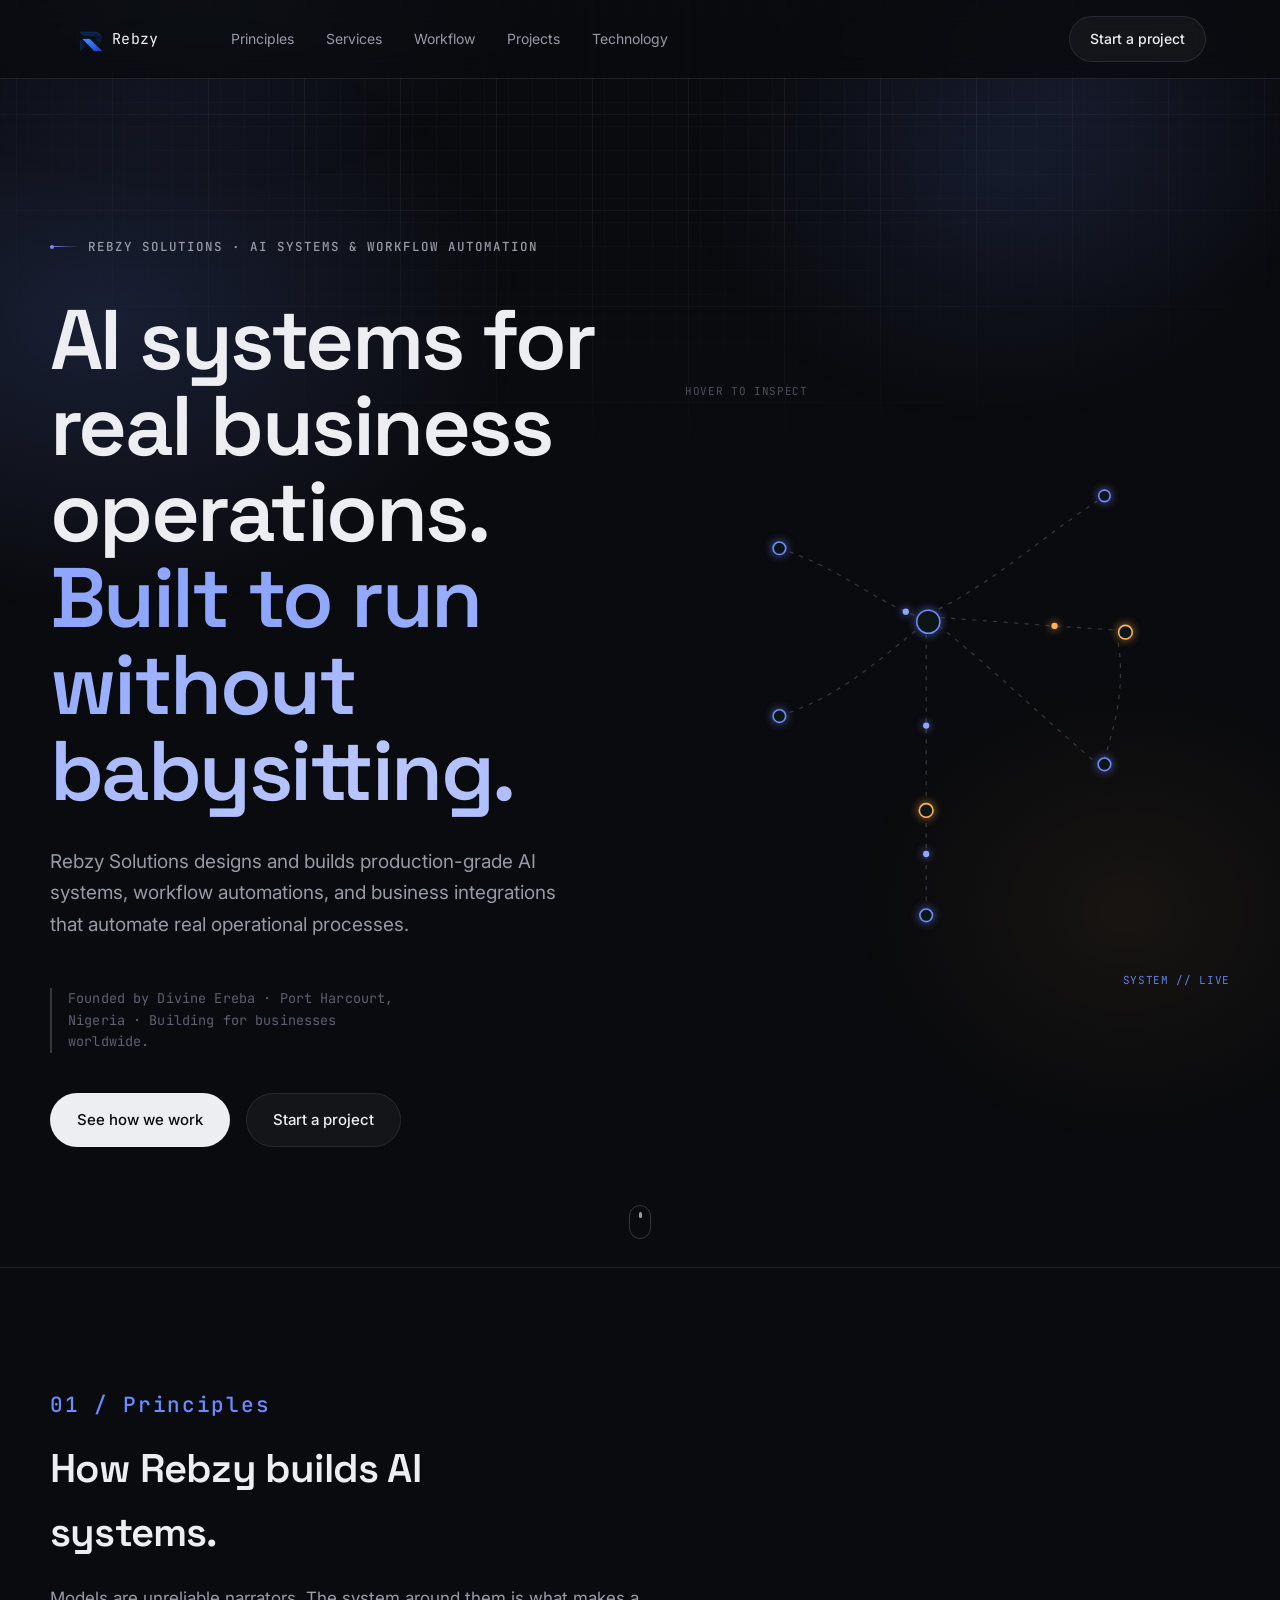
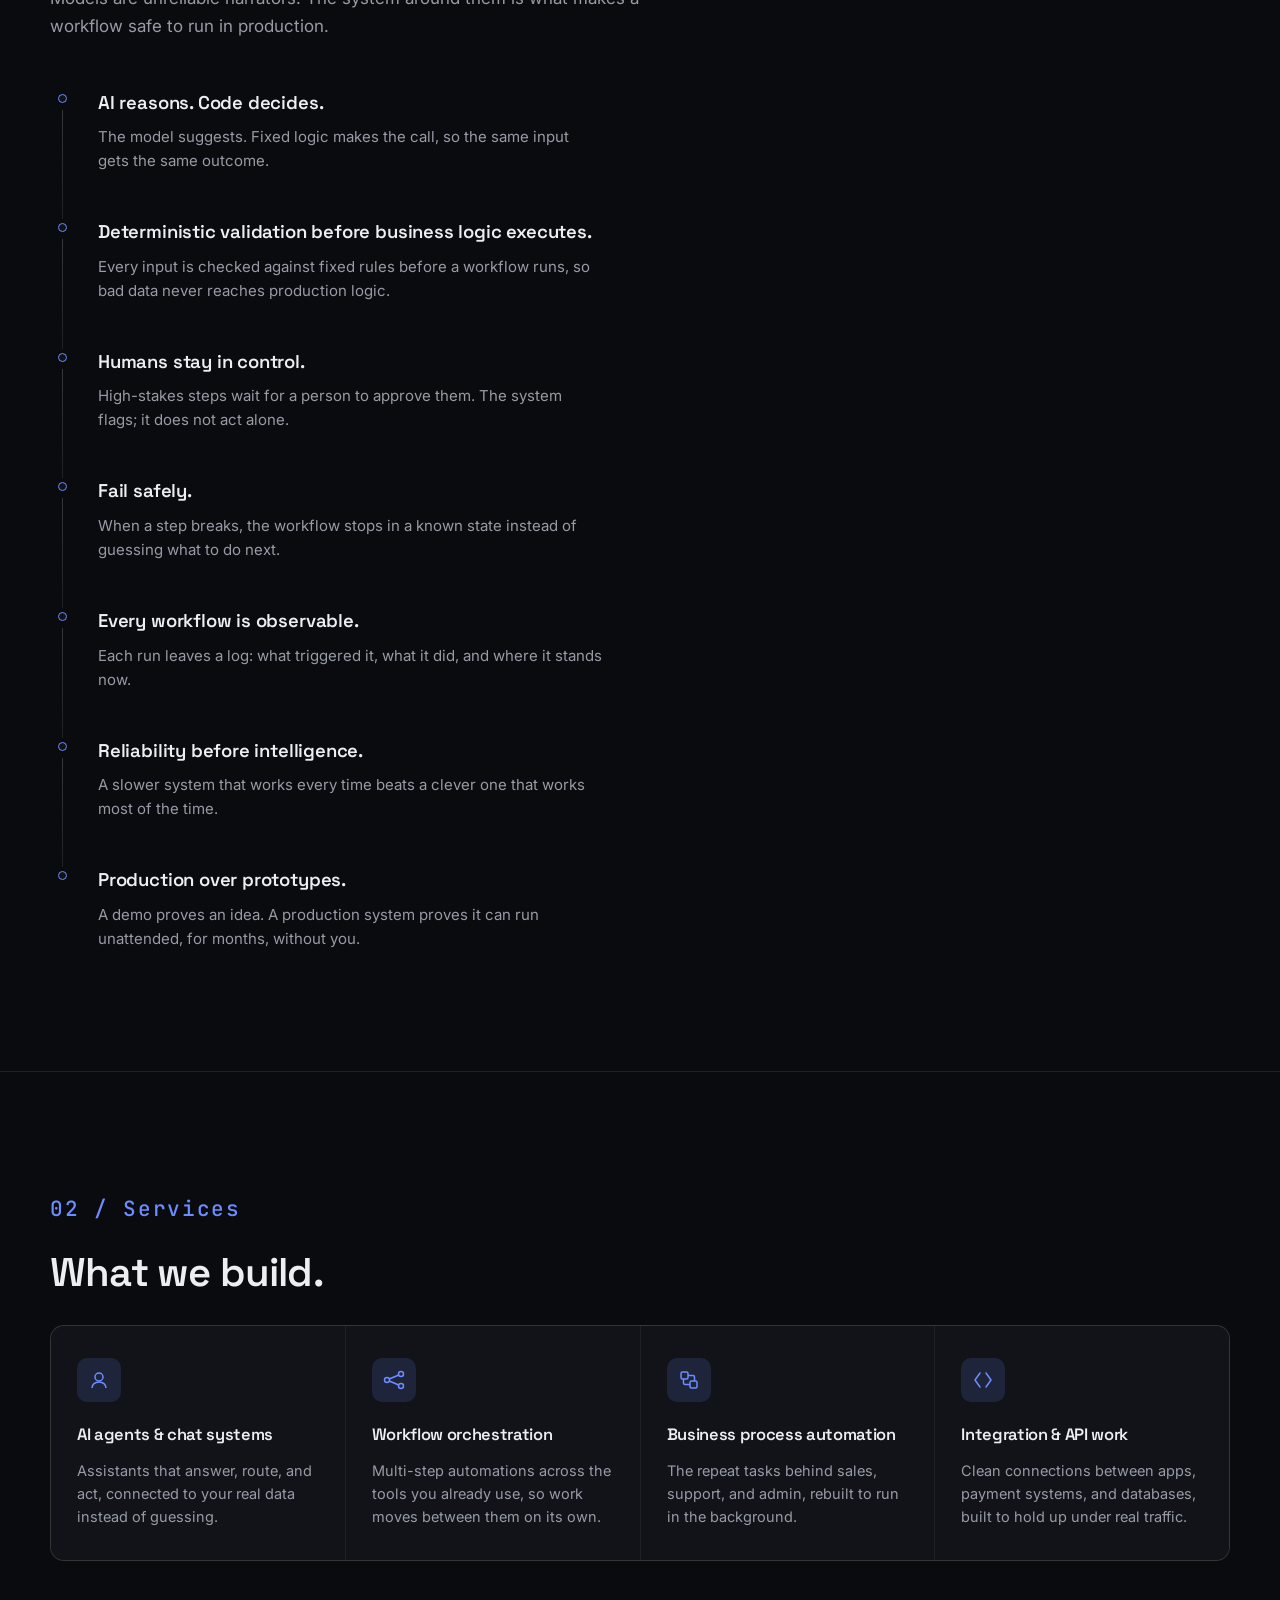
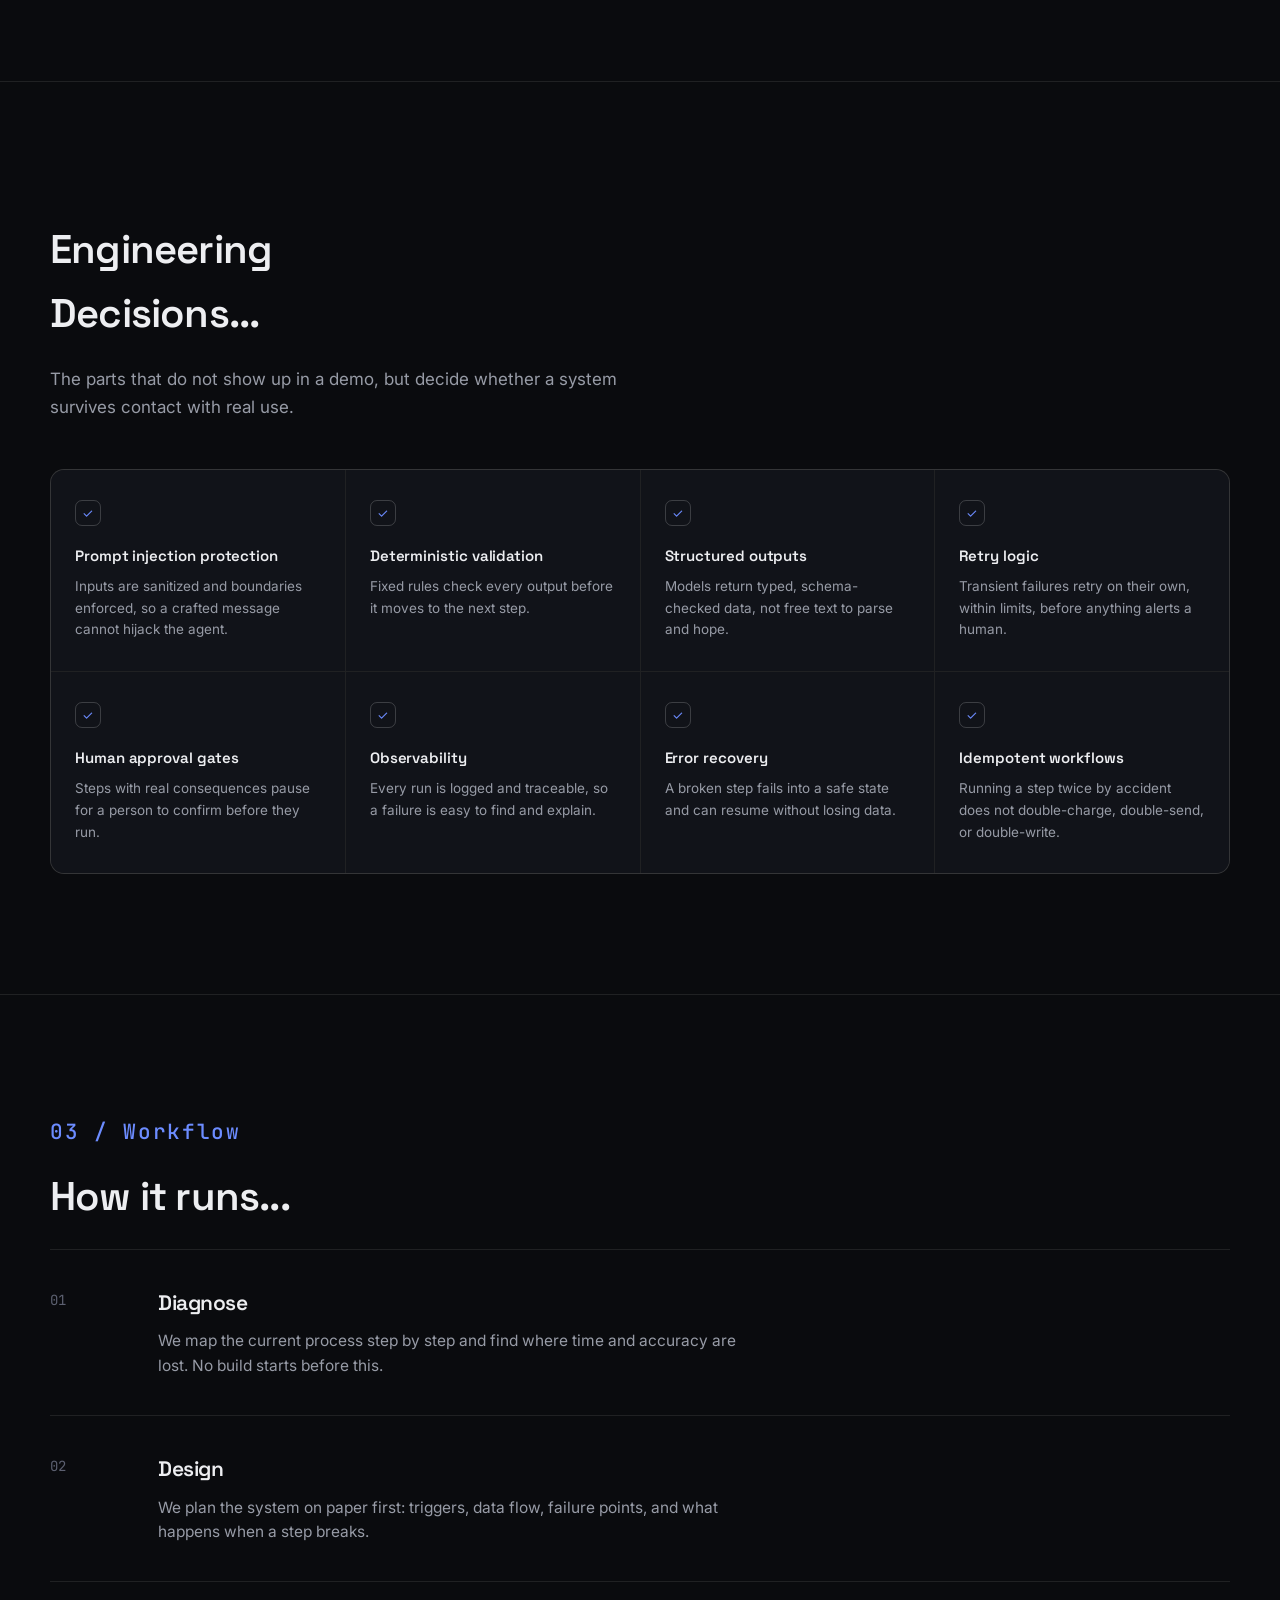
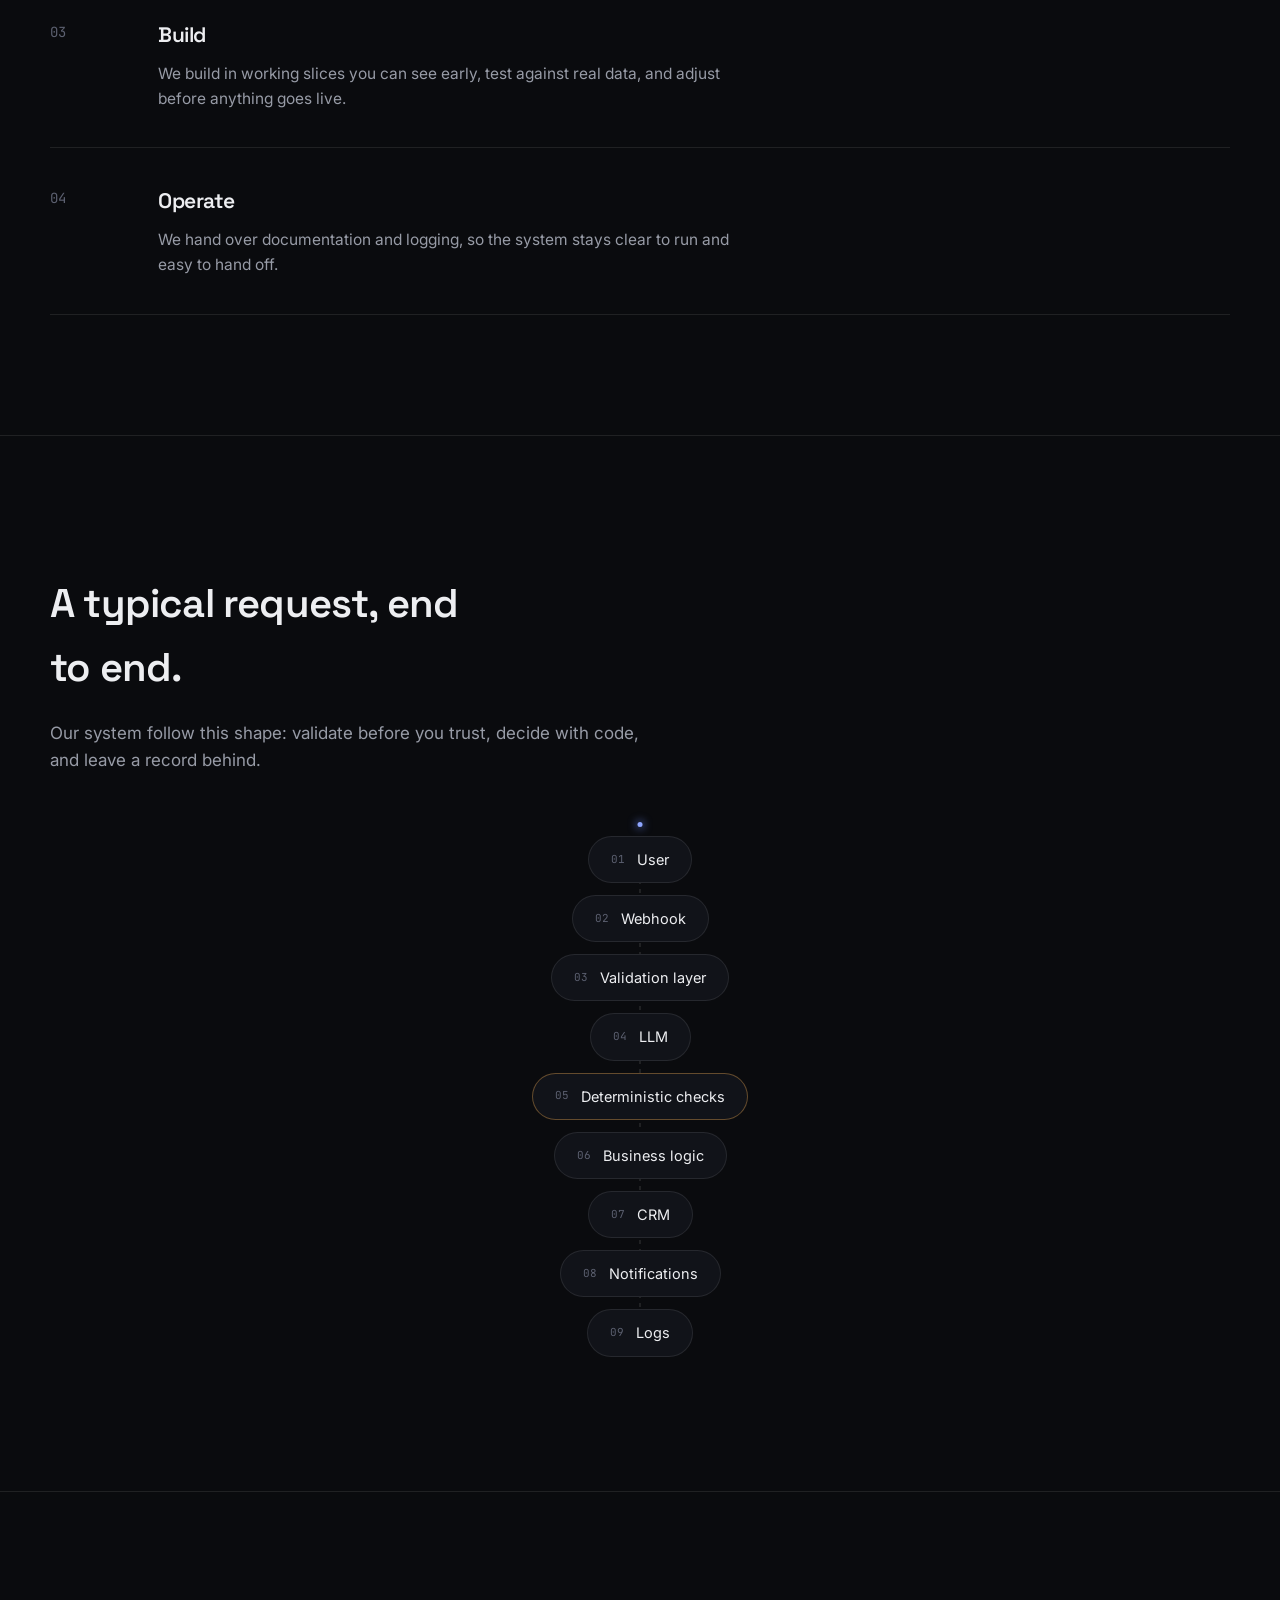
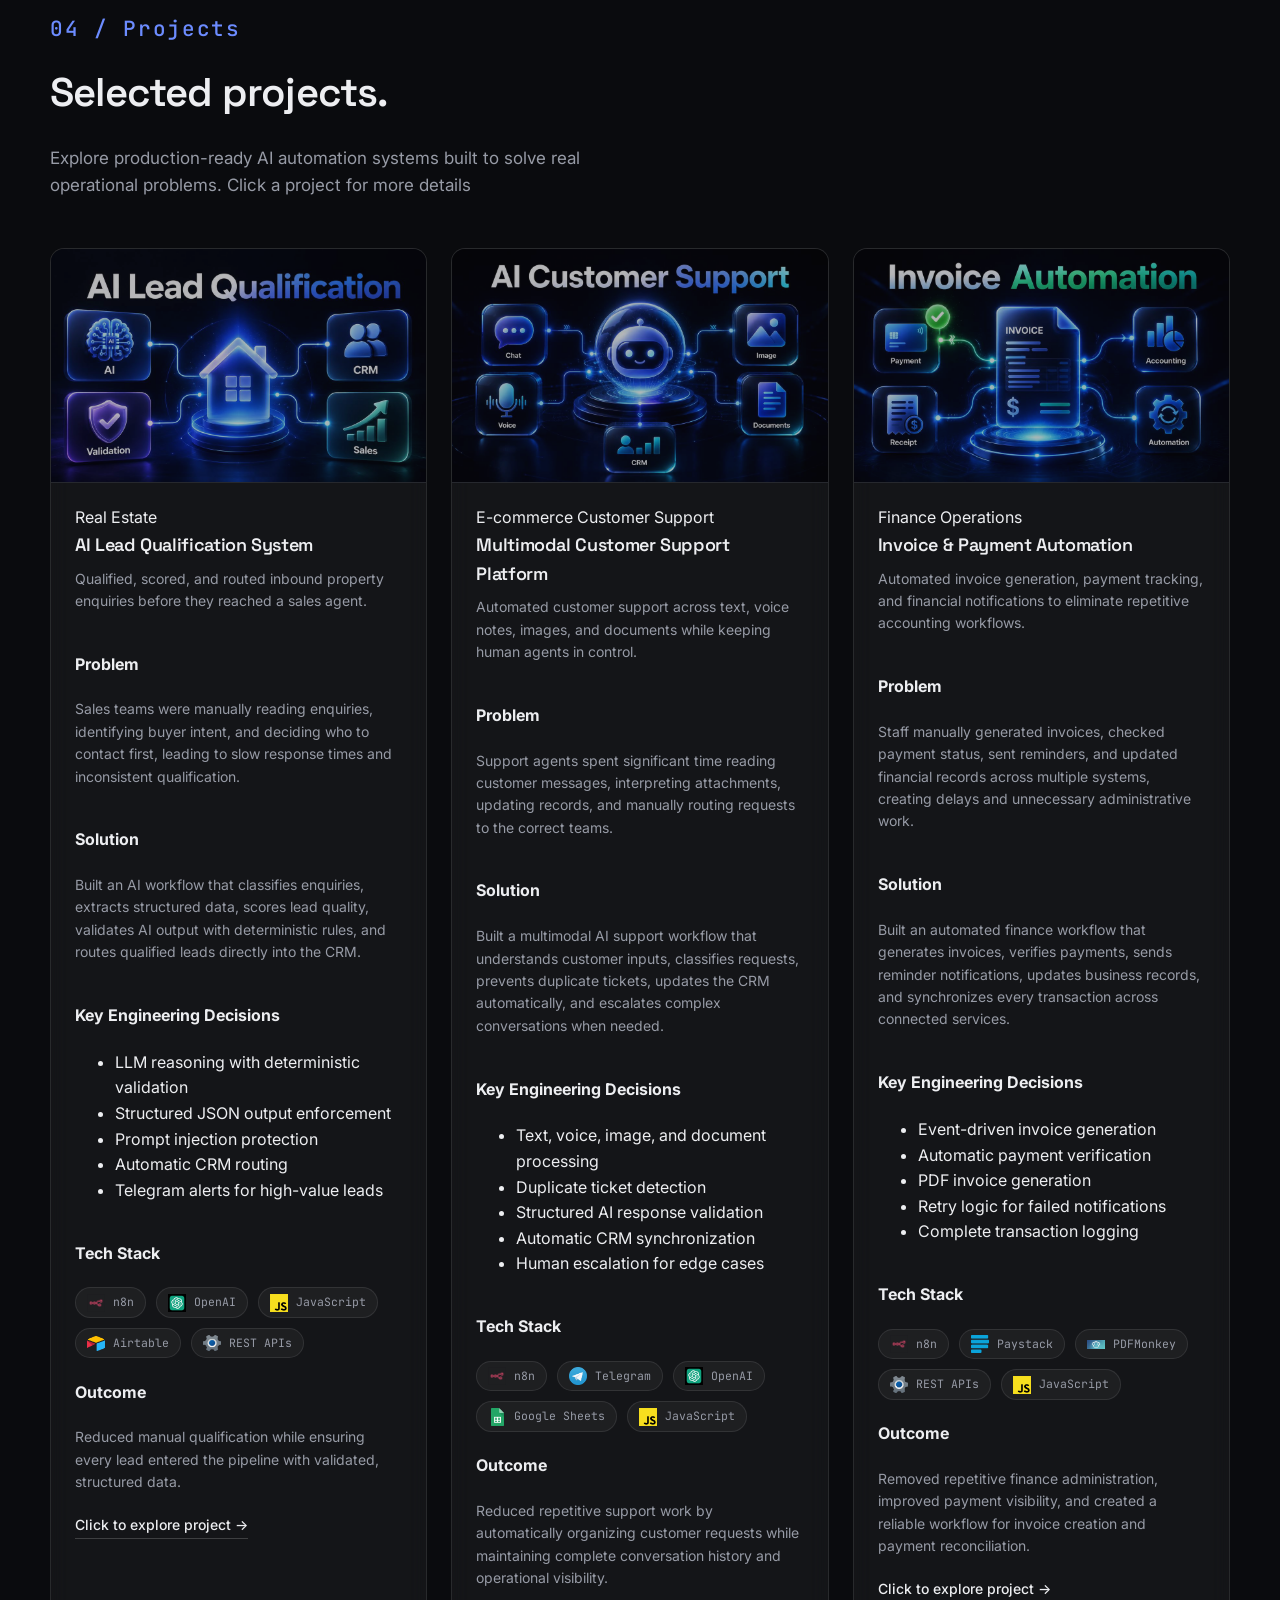
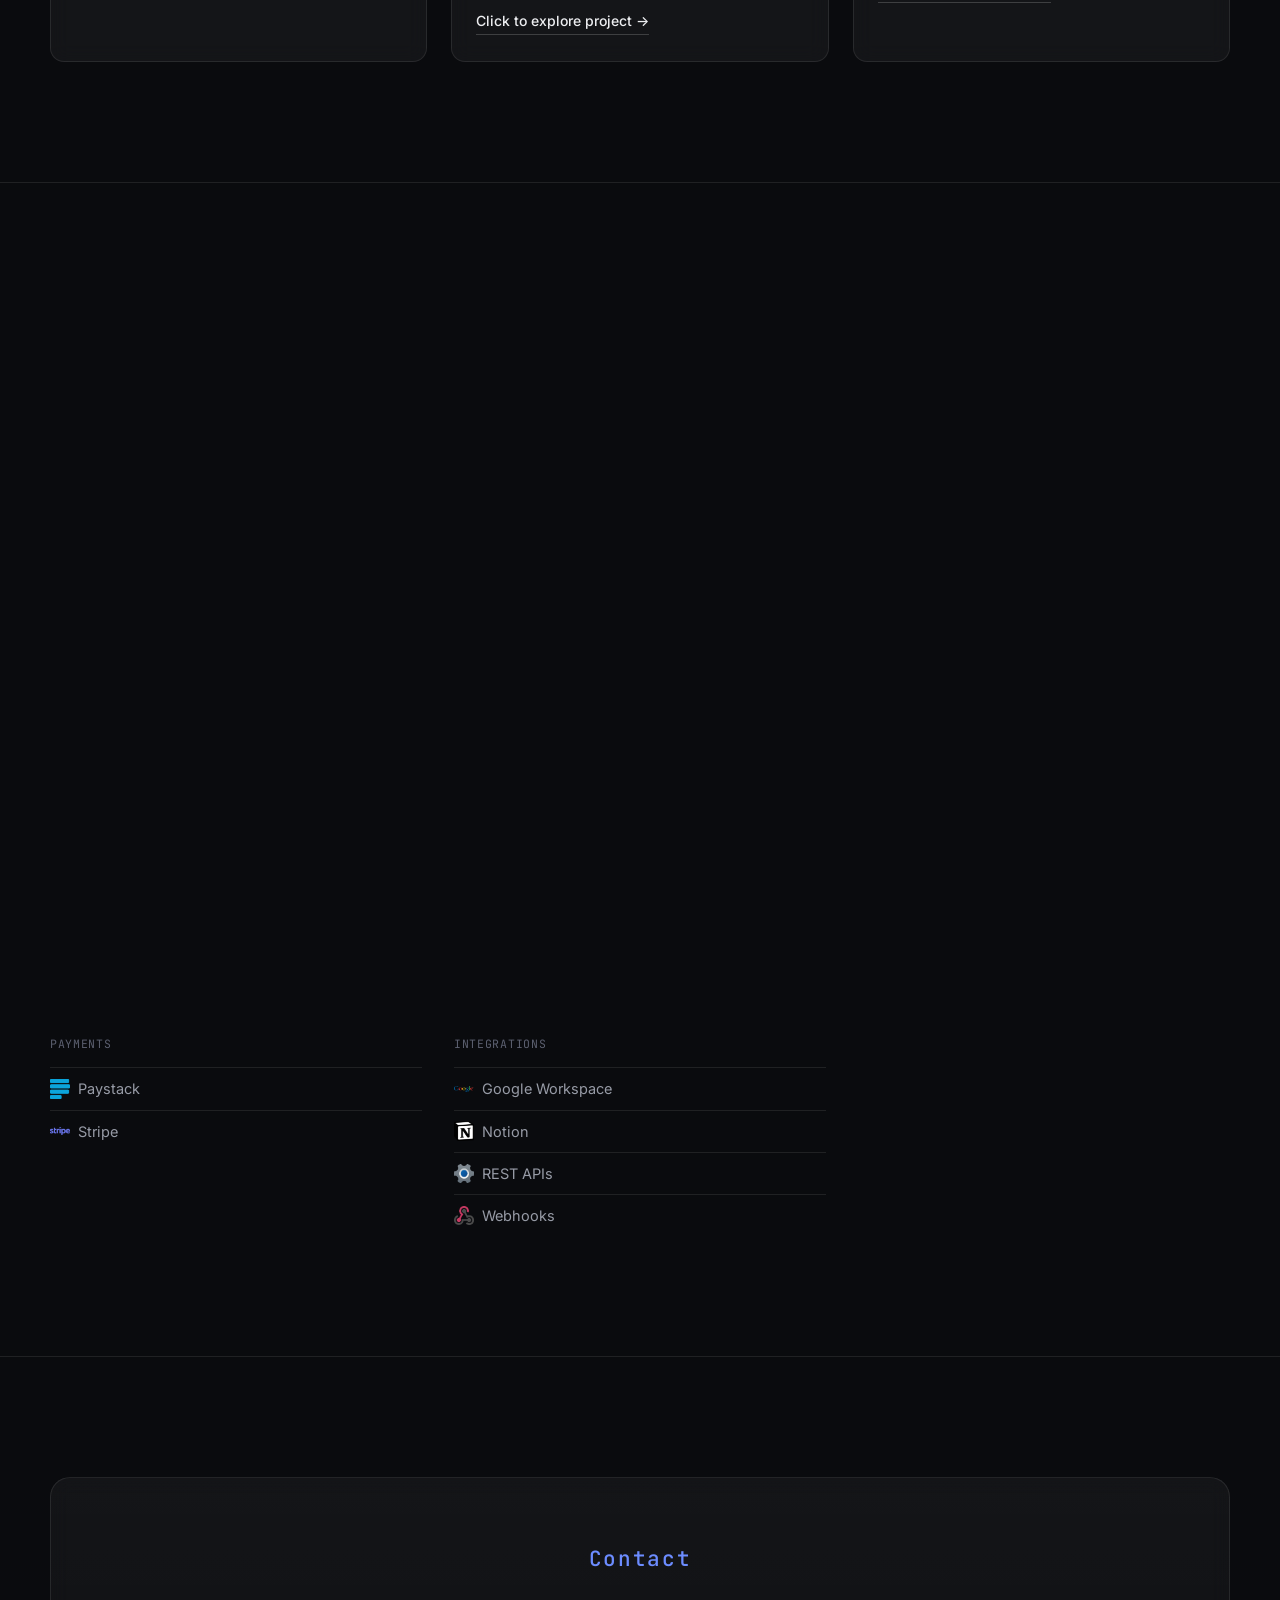
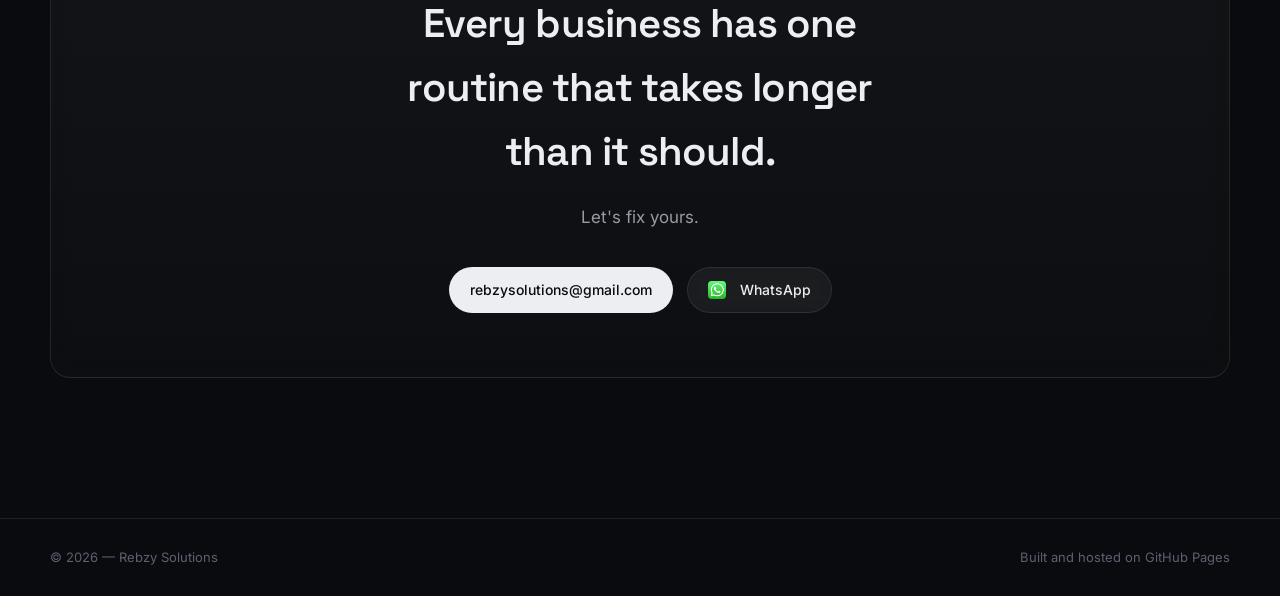
<file: index.html>
<!DOCTYPE html>
<html lang="en">
<head>
<meta charset="UTF-8">
<meta name="viewport" content="width=device-width, initial-scale=1.0">
  <link rel="icon" type="image/jpeg" href="images/rebzy-logo.jpg">
  <link rel="canonical" href="https://rebzysolutions.online/">
  <meta name="description" content="Rebzy Solutions builds production AI systems, workflow automations, and business integrations for real-world operations.">

<meta property="og:title" content="Rebzy Solutions — AI Systems & Workflow Automation">
<meta property="og:description" content="Production AI systems, workflow automation, and business integrations built for real-world operations.">
<meta property="og:url" content="https://rebzysolutions.online/">
<meta property="og:type" content="website">
<meta property="og:image" content="https://rebzysolutions.online/images/social-preview.jpg">

<meta name="twitter:card" content="summary_large_image">
<meta name="twitter:title" content="Rebzy Solutions — AI Systems & Workflow Automation">
<meta name="twitter:description" content="Production AI systems, workflow automation, and business integrations built for real-world operations.">
<meta name="twitter:image" content="https://rebzysolutions.online/images/social-preview.jpg">

<title>Rebzy Solutions — AI Systems & Workflow Automation</title>
  <script type="application/ld+json">
{
  "@context": "https://schema.org",
  "@type": "WebSite",
  "name": "Rebzy Solutions",
  "alternateName": "Rebzy",
  "url": "https://rebzysolutions.online/"
}
</script>

  <script type="application/ld+json">
{
  "@context": "https://schema.org",
  "@type": "Organization",
  "name": "Rebzy Solutions",
  "url": "https://rebzysolutions.online/",
  "logo": "https://rebzysolutions.online/images/rebzy-r-transparent.png",
  "email": "rebzysolutions@gmail.com",
  "founder": {
    "@type": "Person",
    "name": "Divine Ereba"
  }
}
</script>

<link rel="preconnect" href="https://fonts.googleapis.com">
<link rel="preconnect" href="https://fonts.gstatic.com" crossorigin>
<link href="https://fonts.googleapis.com/css2?family=Space+Grotesk:wght@400;500;600;700&family=Inter:wght@400;500;600&family=JetBrains+Mono:wght@400;500&display=swap" rel="stylesheet">

<link rel="stylesheet" href="style 4.css">
</head>
<body>

<!-- Blueprint grid background, fixed across whole page -->
<div class="grid-bg" aria-hidden="true"></div>
<div class="grid-vignette" aria-hidden="true"></div>

<!-- ============ NAV ============ -->
<header class="nav" id="nav">
  <div class="nav-inner">
    <a href="#top" class="nav-mark" aria-label="Home">
     <img src="images/rebzy-r-transparent.png" alt="Rebzy" class="nav-logo">
      <span>Rebzy</span>
    </a>
    <nav class="nav-links">
  <a href="#philosophy">Principles</a>
  <a href="#capabilities">Services</a>
  <a href="#process">Workflow</a>
  <a href="#work">Projects</a>
  <a href="#stack">Technology</a>
  </nav>
  
<a href="#contact" class="btn btn-ghost nav-cta"> Start a project</a>

<button class="nav-toggle" id="navToggle" aria-label="Open menu" aria-expanded="false">
  <span></span><span></span><span></span>
</button>

<nav class="nav-mobile" id="navMobile">
  <a href="#philosophy">Principles</a>
  <a href="#capabilities">Services</a>
  <a href="#process">Workflow</a>
  <a href="#work">Projects</a>
  <a href="#stack">Technology</a>
  <a href="#contact" class="btn btn-primary">Start a project</a>
</nav>
</header>

<main id="top">

  <!-- ============ HERO ============ -->
  <section class="hero">
    <div class="hero-field" aria-hidden="true"></div>
    <div class="hero-inner">
      <div class="hero-copy">
<p class="eyebrow">
  <span class="eyebrow-bar"></span>
  Rebzy Solutions · AI Systems & Workflow Automation
</p>
       <h1 class="hero-title">
  AI systems for real business operations.<br>
  <span class="hero-title-accent">Built to run without<br>babysitting.</span>
</h1>
<p class="hero-sub">
Rebzy Solutions designs and builds production-grade AI systems, workflow automations, and business integrations that automate real operational processes.</p>
<p class="hero-credibility">
Founded by Divine Ereba · Port Harcourt, Nigeria · Building for businesses worldwide.
</p>
        <div class="hero-actions">
         <a href="#process" class="btn btn-primary">See how we work</a>
<a href="#contact" class="btn btn-ghost">Start a project</a>
        </div>
      </div>

      <div class="hero-graph" aria-hidden="false">
        <span class="hero-graph-coord hgc-tl">HOVER TO INSPECT</span>
        <span class="hero-graph-coord hgc-br">SYSTEM // LIVE</span>
        <svg viewBox="0 0 520 560" class="graph-svg">
          <defs>
            <filter id="nodeGlow" x="-100%" y="-100%" width="300%" height="300%">
              <feGaussianBlur stdDeviation="4" result="blur"/>
              <feMerge>
                <feMergeNode in="blur"/>
                <feMergeNode in="SourceGraphic"/>
              </feMerge>
            </filter>
          </defs>

          <!-- connectors -->
          <path id="ea1" class="graph-edge" d="M90,150 C150,170 180,200 222,215" />
          <path id="ea2" class="graph-edge" d="M90,310 C150,290 180,260 222,227" />
          <path id="ea3" class="graph-edge" d="M242,208 C300,178 340,140 393,105" />
          <path id="ea4" class="graph-edge" d="M244,216 C300,220 360,225 413,228" />
          <path id="ea5" class="graph-edge" d="M242,224 C300,270 350,320 393,355" />
          <path id="ea6" class="graph-edge" d="M230,232 C230,282 230,340 230,388" />
          <path id="ea7" class="graph-edge" d="M230,412 C230,440 230,470 230,488" />
          <path id="ea8" class="graph-edge" d="M413,240 C420,280 410,320 400,350" />

          <!-- data pulses traveling the connectors -->
          <circle class="graph-pulse" r="3">
            <animateMotion dur="3s" repeatCount="indefinite" begin="0s"><mpath href="#ea1"/></animateMotion>
          </circle>
          <circle class="graph-pulse graph-pulse--signal" r="3">
            <animateMotion dur="3.2s" repeatCount="indefinite" begin=".7s"><mpath href="#ea4"/></animateMotion>
          </circle>
          <circle class="graph-pulse" r="3">
            <animateMotion dur="2.6s" repeatCount="indefinite" begin="1.3s"><mpath href="#ea6"/></animateMotion>
          </circle>
          <circle class="graph-pulse" r="3">
            <animateMotion dur="2.2s" repeatCount="indefinite" begin="1.9s"><mpath href="#ea7"/></animateMotion>
          </circle>

          <!-- nodes: hover or focus reveals the tooltip label -->
          <g class="graph-node" tabindex="0" role="img" aria-label="Validation">
            <circle cx="90" cy="150" r="6" filter="url(#nodeGlow)"/>
            <g class="graph-tooltip" transform="translate(90,150) translate(-46,20)">
              <rect width="92" height="24" rx="7"/>
              <text x="46" y="16">Validation</text>
            </g>
          </g>
          <g class="graph-node" tabindex="0" role="img" aria-label="Human Review">
            <circle cx="90" cy="310" r="6" filter="url(#nodeGlow)"/>
            <g class="graph-tooltip" transform="translate(90,310) translate(-52,-44)">
              <rect width="104" height="24" rx="7"/>
              <text x="52" y="16">Human Review</text>
            </g>
          </g>
          <g class="graph-node is-hub" tabindex="0" role="img" aria-label="AI Agent">
            <circle cx="232" cy="220" r="11" filter="url(#nodeGlow)"/>
            <g class="graph-tooltip" transform="translate(232,220) translate(-40,-46)">
              <rect width="80" height="24" rx="7"/>
              <text x="40" y="16">AI Agent</text>
            </g>
          </g>
          <g class="graph-node" tabindex="0" role="img" aria-label="CRM">
            <circle cx="400" cy="100" r="5.5" filter="url(#nodeGlow)"/>
            <g class="graph-tooltip" transform="translate(400,100) translate(-30,20)">
              <rect width="60" height="24" rx="7"/>
              <text x="30" y="16">CRM</text>
            </g>
          </g>
          <g class="graph-node is-signal" tabindex="0" role="img" aria-label="Payments">
            <circle cx="420" cy="230" r="6.5" filter="url(#nodeGlow)"/>
            <g class="graph-tooltip" transform="translate(420,230) translate(-70,-44)">
              <rect width="88" height="24" rx="7"/>
              <text x="44" y="16">Payments</text>
            </g>
          </g>
          <g class="graph-node" tabindex="0" role="img" aria-label="Notifications">
            <circle cx="400" cy="356" r="6" filter="url(#nodeGlow)"/>
            <g class="graph-tooltip" transform="translate(400,356) translate(-92,-14)">
              <rect width="112" height="24" rx="7"/>
              <text x="56" y="16">Notifications</text>
            </g>
          </g>
          <g class="graph-node is-signal" tabindex="0" role="img" aria-label="Database">
            <circle cx="230" cy="400" r="6.5" filter="url(#nodeGlow)"/>
            <g class="graph-tooltip" transform="translate(230,400) translate(-40,20)">
              <rect width="80" height="24" rx="7"/>
              <text x="40" y="16">Database</text>
            </g>
          </g>
          <g class="graph-node" tabindex="0" role="img" aria-label="Analytics">
            <circle cx="230" cy="500" r="6" filter="url(#nodeGlow)"/>
            <g class="graph-tooltip" transform="translate(230,500) translate(-40,20)">
              <rect width="80" height="24" rx="7"/>
              <text x="40" y="16">Analytics</text>
            </g>
          </g>
        </svg>
      </div>
    </div>
    <div class="hero-scroll-cue" aria-hidden="true"><span></span></div>
  </section>

  <!-- ============ PHILOSOPHY ============ -->
  <section class="section" id="philosophy">
    <div class="section-inner">
      <p class="section-eyebrow">01 / Principles</p>
      <h2 class="section-title">How Rebzy builds AI systems.</h2>
      <p class="section-lede">Models are unreliable narrators. The system around them is what makes a workflow safe to run in production.</p>

      <div class="timeline">
        <div class="timeline-item">
          <span class="timeline-dot"></span>
          <div class="timeline-body">
            <h3>AI reasons. Code decides.</h3>
            <p>The model suggests. Fixed logic makes the call, so the same input gets the same outcome.</p>
          </div>
        </div>
        <div class="timeline-item">
          <span class="timeline-dot"></span>
          <div class="timeline-body">
            <h3>Deterministic validation before business logic executes.</h3>
            <p>Every input is checked against fixed rules before a workflow runs, so bad data never reaches production logic.</p>
          </div>
        </div>
        <div class="timeline-item">
          <span class="timeline-dot"></span>
          <div class="timeline-body">
            <h3>Humans stay in control.</h3>
            <p>High-stakes steps wait for a person to approve them. The system flags; it does not act alone.</p>
          </div>
        </div>
        <div class="timeline-item">
          <span class="timeline-dot"></span>
          <div class="timeline-body">
            <h3>Fail safely.</h3>
            <p>When a step breaks, the workflow stops in a known state instead of guessing what to do next.</p>
          </div>
        </div>
        <div class="timeline-item">
          <span class="timeline-dot"></span>
          <div class="timeline-body">
            <h3>Every workflow is observable.</h3>
            <p>Each run leaves a log: what triggered it, what it did, and where it stands now.</p>
          </div>
        </div>
        <div class="timeline-item">
          <span class="timeline-dot"></span>
          <div class="timeline-body">
            <h3>Reliability before intelligence.</h3>
            <p>A slower system that works every time beats a clever one that works most of the time.</p>
          </div>
        </div>
        <div class="timeline-item">
          <span class="timeline-dot"></span>
          <div class="timeline-body">
            <h3>Production over prototypes.</h3>
            <p>A demo proves an idea. A production system proves it can run unattended, for months, without you.</p>
          </div>
        </div>
      </div>
    </div>
  </section>

  <!-- ============ CAPABILITIES ============ -->
  <section class="section" id="capabilities">
    <div class="section-inner">
      <p class="section-eyebrow">02 / Services</p>
      <h2 class="section-title">What we build.</h2>
      <div class="cap-grid">
        <div class="cap-card">
          <div class="cap-icon">
            <svg width="22" height="22" viewBox="0 0 22 22" fill="none"><circle cx="11" cy="8" r="4" stroke="currentColor" stroke-width="1.5"/><path d="M4 19c0-3.5 3-6 7-6s7 2.5 7 6" stroke="currentColor" stroke-width="1.5"/></svg>
          </div>
          <h3>AI agents &amp; chat systems</h3>
          <p>Assistants that answer, route, and act, connected to your real data instead of guessing.</p>
        </div>
        <div class="cap-card">
          <div class="cap-icon">
            <svg width="22" height="22" viewBox="0 0 22 22" fill="none"><circle cx="4" cy="11" r="2.5" stroke="currentColor" stroke-width="1.5"/><circle cx="18" cy="5" r="2.5" stroke="currentColor" stroke-width="1.5"/><circle cx="18" cy="17" r="2.5" stroke="currentColor" stroke-width="1.5"/><path d="M6.3 10 15.7 6M6.3 12 15.7 16" stroke="currentColor" stroke-width="1.5"/></svg>
          </div>
          <h3>Workflow orchestration</h3>
          <p>Multi-step automations across the tools you already use, so work moves between them on its own.</p>
        </div>
        <div class="cap-card">
          <div class="cap-icon">
            <svg width="22" height="22" viewBox="0 0 22 22" fill="none"><rect x="3" y="3" width="7" height="7" rx="1.5" stroke="currentColor" stroke-width="1.5"/><rect x="12" y="12" width="7" height="7" rx="1.5" stroke="currentColor" stroke-width="1.5"/><path d="M10 6.5h5a1.5 1.5 0 0 1 1.5 1.5v4M12 15.5H7A1.5 1.5 0 0 1 5.5 14v-4" stroke="currentColor" stroke-width="1.5"/></svg>
          </div>
          <h3>Business process automation</h3>
          <p>The repeat tasks behind sales, support, and admin, rebuilt to run in the background.</p>
        </div>
        <div class="cap-card">
          <div class="cap-icon">
            <svg width="22" height="22" viewBox="0 0 22 22" fill="none"><path d="M8 4 3 11l5 7M14 4l5 7-5 7" stroke="currentColor" stroke-width="1.5" stroke-linecap="round" stroke-linejoin="round"/></svg>
          </div>
          <h3>Integration &amp; API work</h3>
          <p>Clean connections between apps, payment systems, and databases, built to hold up under real traffic.</p>
        </div>
      </div>
    </div>
  </section>

  <!-- ============ PRODUCTION PRINCIPLES ============ -->
  <section class="section" id="principles">
    <div class="section-inner">
      <p class="section-eyebrow"></p>
      <h2 class="section-title">Engineering Decisions...</h2>
      <p class="section-lede">The parts that do not show up in a demo, but decide whether a system survives contact with real use.</p>

      <div class="principle-grid">
        <div class="principle-card">
          <span class="principle-check">✓</span>
          <h3>Prompt injection protection</h3>
          <p>Inputs are sanitized and boundaries enforced, so a crafted message cannot hijack the agent.</p>
        </div>
        <div class="principle-card">
          <span class="principle-check">✓</span>
          <h3>Deterministic validation</h3>
          <p>Fixed rules check every output before it moves to the next step.</p>
        </div>
        <div class="principle-card">
          <span class="principle-check">✓</span>
          <h3>Structured outputs</h3>
          <p>Models return typed, schema-checked data, not free text to parse and hope.</p>
        </div>
        <div class="principle-card">
          <span class="principle-check">✓</span>
          <h3>Retry logic</h3>
          <p>Transient failures retry on their own, within limits, before anything alerts a human.</p>
        </div>
        <div class="principle-card">
          <span class="principle-check">✓</span>
          <h3>Human approval gates</h3>
          <p>Steps with real consequences pause for a person to confirm before they run.</p>
        </div>
        <div class="principle-card">
          <span class="principle-check">✓</span>
          <h3>Observability</h3>
          <p>Every run is logged and traceable, so a failure is easy to find and explain.</p>
        </div>
        <div class="principle-card">
          <span class="principle-check">✓</span>
          <h3>Error recovery</h3>
          <p>A broken step fails into a safe state and can resume without losing data.</p>
        </div>
        <div class="principle-card">
          <span class="principle-check">✓</span>
          <h3>Idempotent workflows</h3>
          <p>Running a step twice by accident does not double-charge, double-send, or double-write.</p>
        </div>
      </div>
    </div>
  </section>

  <!-- ============ PROCESS ============ -->
  <section class="section" id="process">
    <div class="section-inner">
      <p class="section-eyebrow">03 / Workflow</p>
      <h2 class="section-title">How it runs...</h2>
      <ol class="process-list">
        <li class="process-step">
          <span class="process-num">01</span>
          <div class="process-body">
            <h3>Diagnose</h3>
            <p>We map the current process step by step and find where time and accuracy are lost. No build starts before this.</p>
          </div>
        </li>
        <li class="process-step">
          <span class="process-num">02</span>
          <div class="process-body">
            <h3>Design</h3>
            <p>We plan the system on paper first: triggers, data flow, failure points, and what happens when a step breaks.</p>
          </div>
        </li>
        <li class="process-step">
          <span class="process-num">03</span>
          <div class="process-body">
            <h3>Build</h3>
            <p>We build in working slices you can see early, test against real data, and adjust before anything goes live.</p>
          </div>
        </li>
        <li class="process-step">
          <span class="process-num">04</span>
          <div class="process-body">
            <h3>Operate</h3>
            <p>We hand over documentation and logging, so the system stays clear to run and easy to hand off.</p>
          </div>
        </li>
      </ol>
    </div>
  </section>

  <!-- ============ ARCHITECTURE ============ -->
  <section class="section" id="architecture">
    <div class="section-inner">
      <p class="section-eyebrow"></p>
      <h2 class="section-title">A typical request, end to end.</h2>
      <p class="section-lede">Our system follow this shape: validate before you trust, decide with code, and leave a record behind.</p>

      <div class="arch-flow">
        <div class="arch-step"><span class="arch-num">01</span><span class="arch-label">User</span></div>
        <div class="arch-step"><span class="arch-num">02</span><span class="arch-label">Webhook</span></div>
        <div class="arch-step"><span class="arch-num">03</span><span class="arch-label">Validation layer</span></div>
        <div class="arch-step"><span class="arch-num">04</span><span class="arch-label">LLM</span></div>
        <div class="arch-step is-signal"><span class="arch-num">05</span><span class="arch-label">Deterministic checks</span></div>
        <div class="arch-step"><span class="arch-num">06</span><span class="arch-label">Business logic</span></div>
        <div class="arch-step"><span class="arch-num">07</span><span class="arch-label">CRM</span></div>
        <div class="arch-step"><span class="arch-num">08</span><span class="arch-label">Notifications</span></div>
        <div class="arch-step"><span class="arch-num">09</span><span class="arch-label">Logs</span></div>
      </div>
    </div>
  </section>

  <!-- ============ WORK ============ -->
  <section class="section" id="work">
    <div class="section-inner">
      <p class="section-eyebrow">04 / Projects</p>
      <h2 class="section-title">Selected projects.</h2>
<p class="section-lede">
Explore production-ready AI automation systems built to solve real operational problems. Click a project for more details
</p>
      <div class="work-grid">
        <a href="case-study-lead.html" class="work-card-link" >
        
        <article class="work-card">
  <div class="work-thumb">
    <img src="images/lead-triage.jpg" alt="AI Lead Qualification System" loading="lazy">
  </div>

  <div class="work-body">

  <span class="work-tag">Real Estate</span>

  <h3>AI Lead Qualification System</h3>

  <p class="work-summary">
    Qualified, scored, and routed inbound property enquiries before they reached a sales agent.
  </p>

  <div class="work-section">
    <h4>Problem</h4>
    <p>
      Sales teams were manually reading enquiries, identifying buyer intent,
      and deciding who to contact first, leading to slow response times and inconsistent qualification.
    </p>
  </div>

  <div class="work-section">
    <h4>Solution</h4>
    <p>
      Built an AI workflow that classifies enquiries, extracts structured data,
      scores lead quality, validates AI output with deterministic rules,
      and routes qualified leads directly into the CRM.
    </p>
  </div>

  <div class="work-section">
    <h4>Key Engineering Decisions</h4>

    <ul class="work-highlights">
      <li>LLM reasoning with deterministic validation</li>
      <li>Structured JSON output enforcement</li>
      <li>Prompt injection protection</li>
      <li>Automatic CRM routing</li>
      <li>Telegram alerts for high-value leads</li>
    </ul>
  </div>

  <div class="work-section">
    <h4>Tech Stack</h4>

    <ul class="work-tech">

        <li>
            <img src="images/n8n.png" alt="n8n" class="work-tech-logo">
            <span>n8n</span>
        </li>

        <li>
            <img src="images/OpenAI.png" alt="OpenAI" class="work-tech-logo">
            <span>OpenAI</span>
        </li>

        <li>
            <img src="images/javascript.png" alt="JavaScript" class="work-tech-logo">
            <span>JavaScript</span>
        </li>

        <li>
            <img src="images/airtable.png" alt="Airtable" class="work-tech-logo">
            <span>Airtable</span>
        </li>

        <li>
            <img src="images/REST API.png" alt="REST API" class="work-tech-logo">
            <span>REST APIs</span>
        </li>

    </ul>
</div>

  <div class="work-section">
    <h4>Outcome</h4>

    <p>
      Reduced manual qualification while ensuring every lead entered the pipeline
      with validated, structured data.
    </p>

    <div class="work-cta">
    Click to explore project →
</div>
  </div>
  
</div>
</article>

  
</a>

<a href="case-study-support.html" class="work-card-link">  
  <article class="work-card">


<div class="work-thumb">
<img src="images/customer-support.png" alt="AI Customer Support Platform" loading="lazy">
</div>

<div class="work-body">

  <span class="work-tag">E-commerce Customer Support</span>

  <h3>Multimodal Customer Support Platform</h3>

  <p class="work-summary">
    Automated customer support across text, voice notes, images, and documents while keeping human agents in control.
  </p>

  <div class="work-section">
    <h4>Problem</h4>
    <p>
      Support agents spent significant time reading customer messages, interpreting attachments, updating records, and manually routing requests to the correct teams.
    </p>
  </div>

  <div class="work-section">
    <h4>Solution</h4>
    <p>
      Built a multimodal AI support workflow that understands customer inputs, classifies requests, prevents duplicate tickets, updates the CRM automatically, and escalates complex conversations when needed.
    </p>
  </div>

  <div class="work-section">
    <h4>Key Engineering Decisions</h4>

    <ul class="work-highlights">
      <li>Text, voice, image, and document processing</li>
      <li>Duplicate ticket detection</li>
      <li>Structured AI response validation</li>
      <li>Automatic CRM synchronization</li>
      <li>Human escalation for edge cases</li>
    </ul>
  </div>

 <div class="work-section">
  <h4>Tech Stack</h4>

  <ul class="work-tech">

    <li>
      <img src="images/n8n.png" alt="n8n" class="work-tech-logo">
      <span>n8n</span>
    </li>

    <li>
      <img src="images/telegram.png" alt="Telegram" class="work-tech-logo">
      <span>Telegram</span>
    </li>

    <li>
      <img src="images/OpenAI.png" alt="OpenAI" class="work-tech-logo">
      <span>OpenAI</span>
    </li>

    <li>
      <img src="images/Google sheets.png" alt="Google Sheets" class="work-tech-logo">
      <span>Google Sheets</span>
    </li>

    <li>
      <img src="images/javascript.png" alt="JavaScript" class="work-tech-logo">
      <span>JavaScript</span>
    </li>

  </ul>
</div>

  <div class="work-section">
    <h4>Outcome</h4>

    <p>
      Reduced repetitive support work by automatically organizing customer requests while maintaining complete conversation history and operational visibility.
    </p>

    <div class="work-cta">
    Click to explore project →
</div>
  </div>

 </div>
</article>

</a>



<a href="case-study-invoice.html" class="work-card-link">
        <article class="work-card">
        

<div class="work-thumb">

<img src="images/invoice.png" alt="Invoice & Payment Automation" loading="lazy">

</div>

<div class="work-body">

  <span class="work-tag">Finance Operations</span>

  <h3>Invoice & Payment Automation</h3>

  <p class="work-summary">
    Automated invoice generation, payment tracking, and financial notifications to eliminate repetitive accounting workflows.
  </p>

  <div class="work-section">
    <h4>Problem</h4>
    <p>
      Staff manually generated invoices, checked payment status, sent reminders, and updated financial records across multiple systems, creating delays and unnecessary administrative work.
    </p>
  </div>

  <div class="work-section">
    <h4>Solution</h4>
    <p>
      Built an automated finance workflow that generates invoices, verifies payments, sends reminder notifications, updates business records, and synchronizes every transaction across connected services.
    </p>
  </div>

  <div class="work-section">
    <h4>Key Engineering Decisions</h4>

    <ul class="work-highlights">
      <li>Event-driven invoice generation</li>
      <li>Automatic payment verification</li>
      <li>PDF invoice generation</li>
      <li>Retry logic for failed notifications</li>
      <li>Complete transaction logging</li>
    </ul>
  </div>

  <div class="work-section">
  <h4>Tech Stack</h4>

  <ul class="work-tech">

    <li>
      <img src="images/n8n.png" alt="n8n" class="work-tech-logo">
      <span>n8n</span>
    </li>

    <li>
      <img src="images/paystack.png" alt="Paystack" class="work-tech-logo">
      <span>Paystack</span>
    </li>

    <li>
      <img src="images/PDF Monkey.jpg" alt="PDFMonkey" class="work-tech-logo">
      <span>PDFMonkey</span>
    </li>

    <li>
     <img src="images/REST API.png" alt="REST APIs" class="work-tech-logo">
      <span>REST APIs</span>
    </li>

    <li>
      <img src="images/javascript.png" alt="JavaScript" class="work-tech-logo">
      <span>JavaScript</span>
    </li>

  </ul>
</div>

  <div class="work-section">
    <h4>Outcome</h4>

    <p>
      Removed repetitive finance administration, improved payment visibility, and created a reliable workflow for invoice creation and payment reconciliation.
    </p>

    <div class="work-cta">
    Click to explore project →
</div>
  </div>

  </div>
</article>

</a>


      </div>
    </div>
  </section>

  <!-- ============ STACK ============ -->
 <section class="section" id="stack">
  <div class="section-inner">

    <p class="section-eyebrow">05 / Technology</p>

    <h2 class="section-title">
      Technologies behind every workflow.
    </h2>

    <p class="section-lede">
      Production-ready automation is built by combining AI, software engineering, APIs, and reliable infrastructure into deterministic business systems.
    </p>

    <div class="stack-groups">

  <div class="stack-group">
    <p class="stack-group-label">Automation</p>

    <div class="stack-chip">
      <img src="images/n8n.png" alt="n8n" class="stack-logo">
      <span>n8n</span>
    </div>

    <div class="stack-chip">
      <img src="images/Make.png" alt="Make" class="stack-logo">
      <span>Make</span>
    </div>

    <div class="stack-chip">
      <img src="images/zapier.png" alt="Zapier" class="stack-logo">
      <span>Zapier</span>
    </div>
  </div>

  <div class="stack-group">
    <p class="stack-group-label">AI</p>

    <div class="stack-chip">
      <img src="images/OpenAI.png" alt="OpenAI" class="stack-logo">
      <span>OpenAI</span>
    </div>

    <div class="stack-chip">
      <img src="images/claude.png" alt="Claude" class="stack-logo">
      <span>Claude</span>
    </div>

    <div class="stack-chip">
      <img src="images/gemini.png" alt="Gemini" class="stack-logo">
      <span>Gemini</span>
    </div>
  </div>

  <div class="stack-group">
    <p class="stack-group-label">Programming</p>

    <div class="stack-chip">
      <img src="images/javascript.png" alt="JavaScript" class="stack-logo">
      <span>JavaScript</span>
    </div>
  </div>

  <div class="stack-group">
    <p class="stack-group-label">Infrastructure</p>

    <div class="stack-chip">
      <img src="images/docker.png" alt="Docker" class="stack-logo">
      <span>Docker</span>
    </div>

    <div class="stack-chip">
      <img src="images/postgresql.png" alt="PostgreSQL" class="stack-logo">
      <span>PostgreSQL</span>
    </div>

    <div class="stack-chip">
      <img src="images/git.png" alt="Git" class="stack-logo">
      <span>Git</span>
    </div>

    <div class="stack-chip">
      <img src="images/Githubs.png" alt="GitHub" class="stack-logo">
      <span>GitHub</span>
    </div>
  </div>

  <div class="stack-group">
    <p class="stack-group-label">CRM</p>

    <div class="stack-chip">
      <img src="images/GoHighLevel.jpeg" alt="GoHighLevel" class="stack-logo">
      <span>GoHighLevel</span>
    </div>

    <div class="stack-chip">
      <img src="images/airtable.png" alt="Airtable" class="stack-logo">
      <span>Airtable</span>
    </div>
  </div>

  <div class="stack-group">
    <p class="stack-group-label">Communication</p>

    <div class="stack-chip">
      <img src="images/telegram.png" alt="Telegram" class="stack-logo">
      <span>Telegram</span>
    </div>

     <div class="stack-chip">
      <img src="images/whatsapp.png" alt="WhatsApp" class="stack-logo">
      <span>WhatsApp</span>
    </div>

    <div class="stack-chip">
      <img src="images/gmail.png" alt="Gmail" class="stack-logo">
      <span>Gmail</span>
    </div>
  </div>

  <div class="stack-group">
    <p class="stack-group-label">Payments</p>

    <div class="stack-chip">
      <img src="images/paystack.png" alt="Paystack" class="stack-logo">
      <span>Paystack</span>
    </div>

    <div class="stack-chip">
      <img src="images/stripe.png" alt="Stripe" class="stack-logo">
      <span>Stripe</span>
    </div>
  </div>

  <div class="stack-group">
    <p class="stack-group-label">Integrations</p>

    <div class="stack-chip">
      <img src="images/google.png" alt="Google Workspace" class="stack-logo">
      <span>Google Workspace</span>
    </div>

    <div class="stack-chip">
      <img src="images/notion.png" alt="Notion" class="stack-logo">
      <span>Notion</span>
    </div>

    <div class="stack-chip">
      <img src="images/REST API.png" alt="REST APIs" class="stack-logo">
      <span>REST APIs</span>
    </div>

    <div class="stack-chip">
      <img src="images/Webhooks.png" alt="Webhooks" class="stack-logo">
      <span>Webhooks</span>
    </div>
  </div>

</div>
</section>

  <!-- ============ CONTACT ============ -->
  <section class="section section-contact" id="contact">
    <div class="section-inner">
     <div class="contact-card">

  <p class="section-eyebrow">Contact</p>

  <h2 class="section-title contact-title">
    Every business has one routine that takes longer than it should.
  </h2>

  <p class="section-lede contact-lede">
    Let's fix yours.
  </p>

<div class="contact-actions">
  <a href="mailto:rebzysolutions@gmail.com" class="btn btn-primary">
    rebzysolutions@gmail.com
  </a>

  <a href="https://wa.me/2348039501445"
     class="btn btn-ghost"
     target="_blank"
     rel="noopener noreferrer">
    <img src="images/whatsapp.png" alt="" style="width: 18px; height: 18px; vertical-align: middle; margin-right: 6px;">
    WhatsApp
  </a>
</div>
      </div>
    </div>
  </section>

</main>

<footer class="footer">
  <div class="footer-inner">
    <span>© <span id="year"></span> — Rebzy Solutions</span>
    <span>Built and hosted on GitHub Pages</span>
  </div>
</footer>

<script src="main3.js" defer></script>
</body>
</html>
</file>
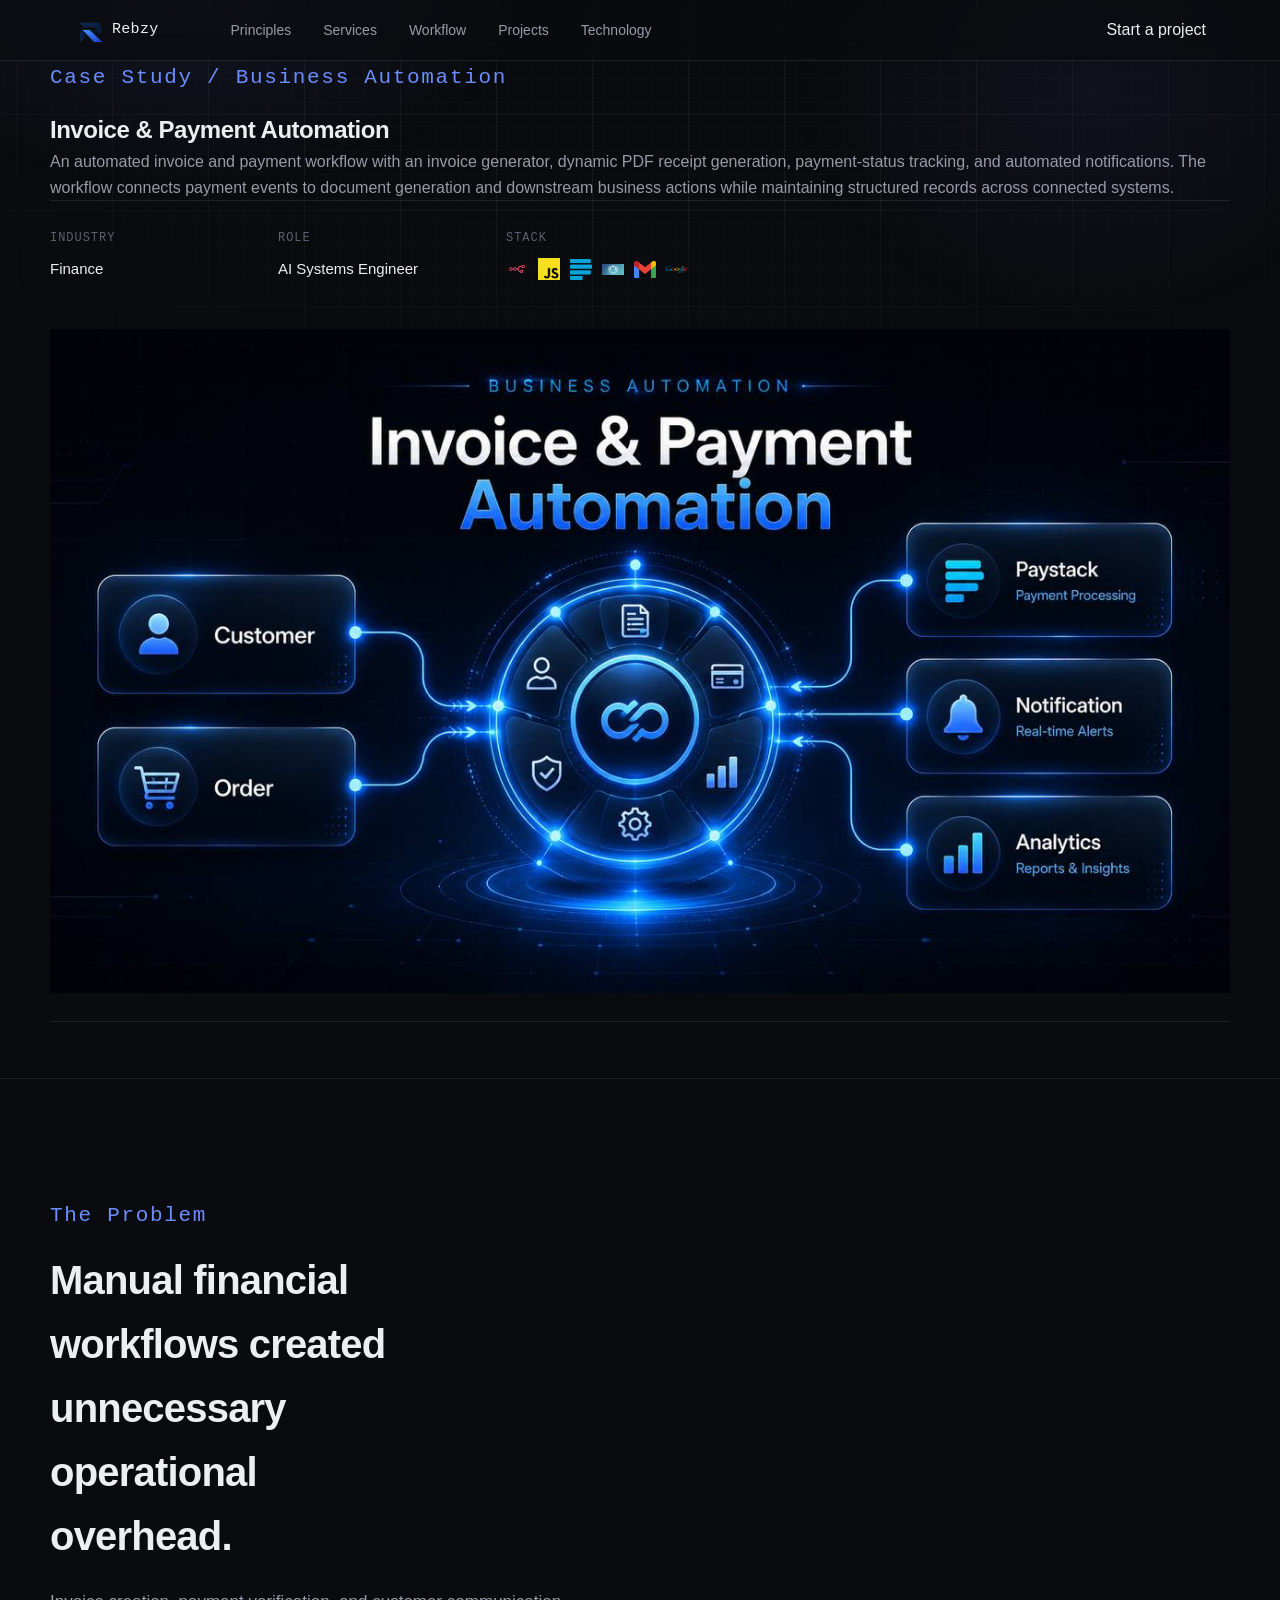
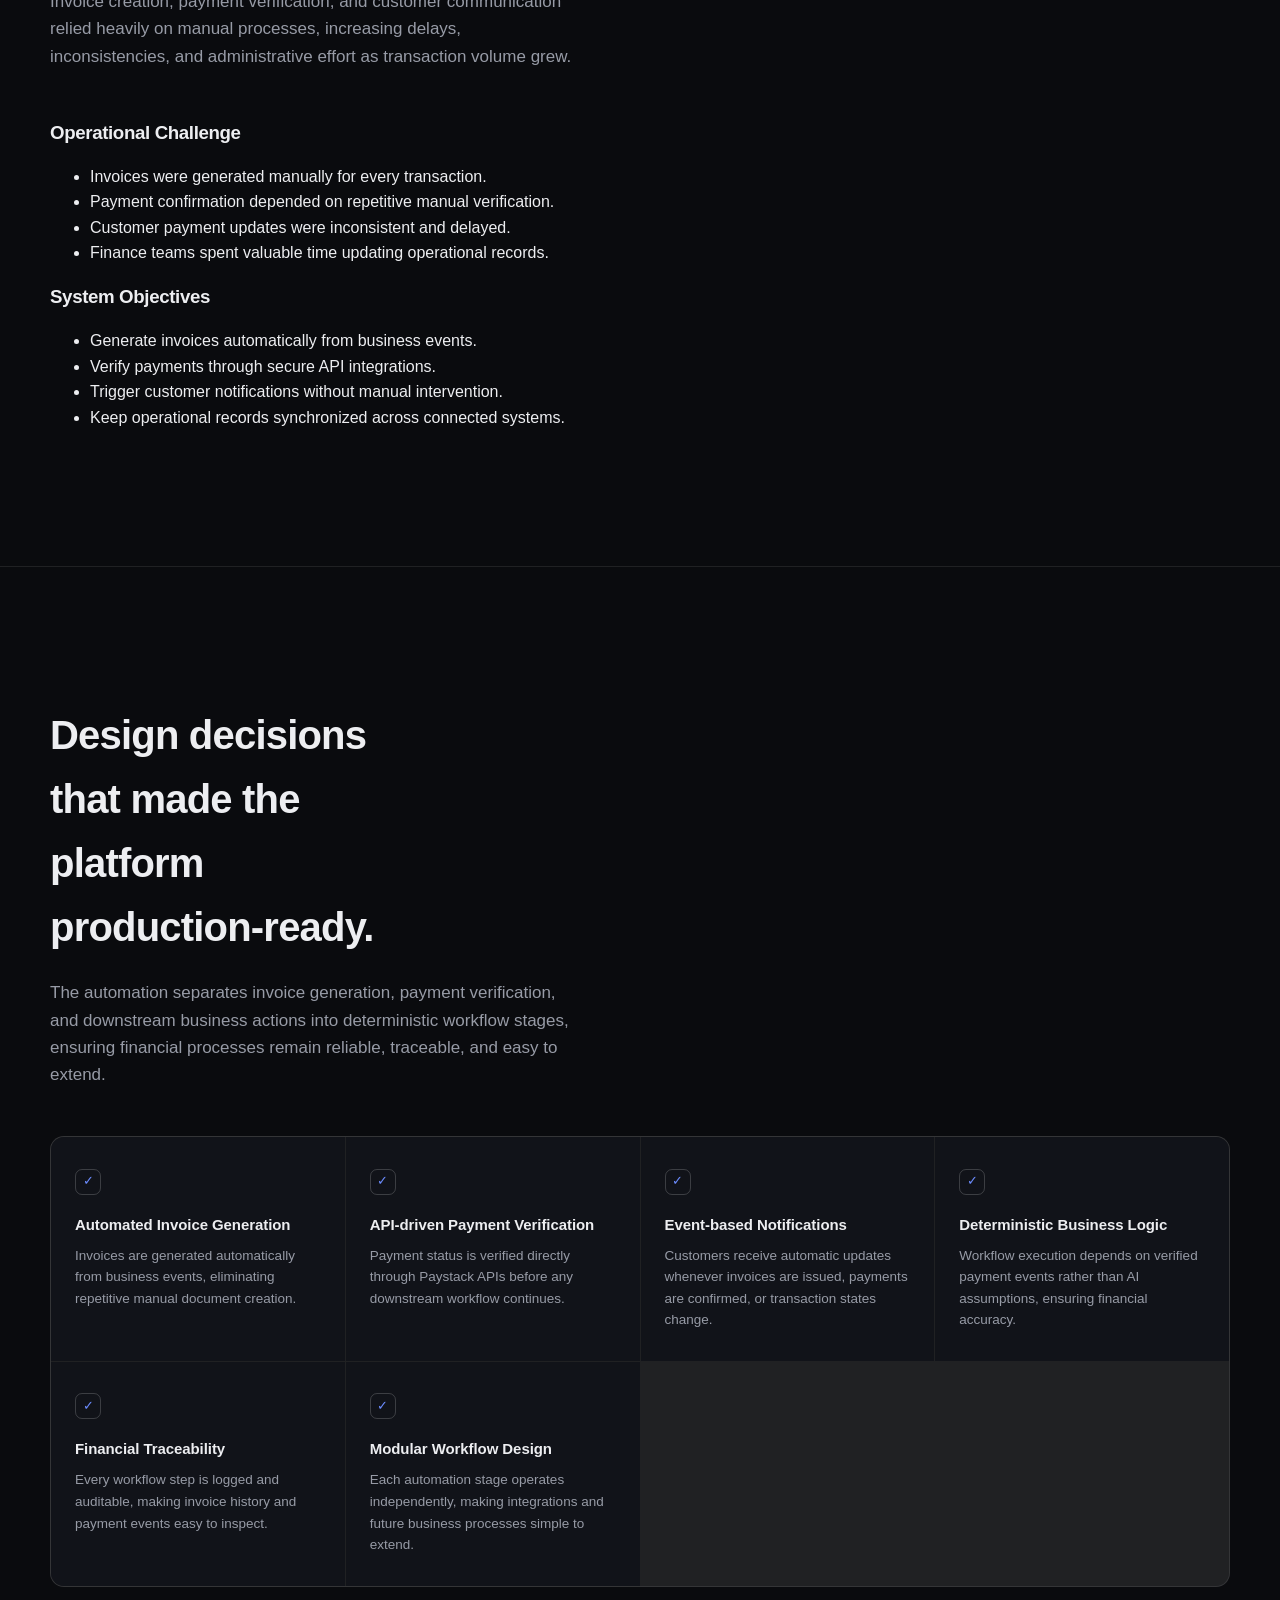
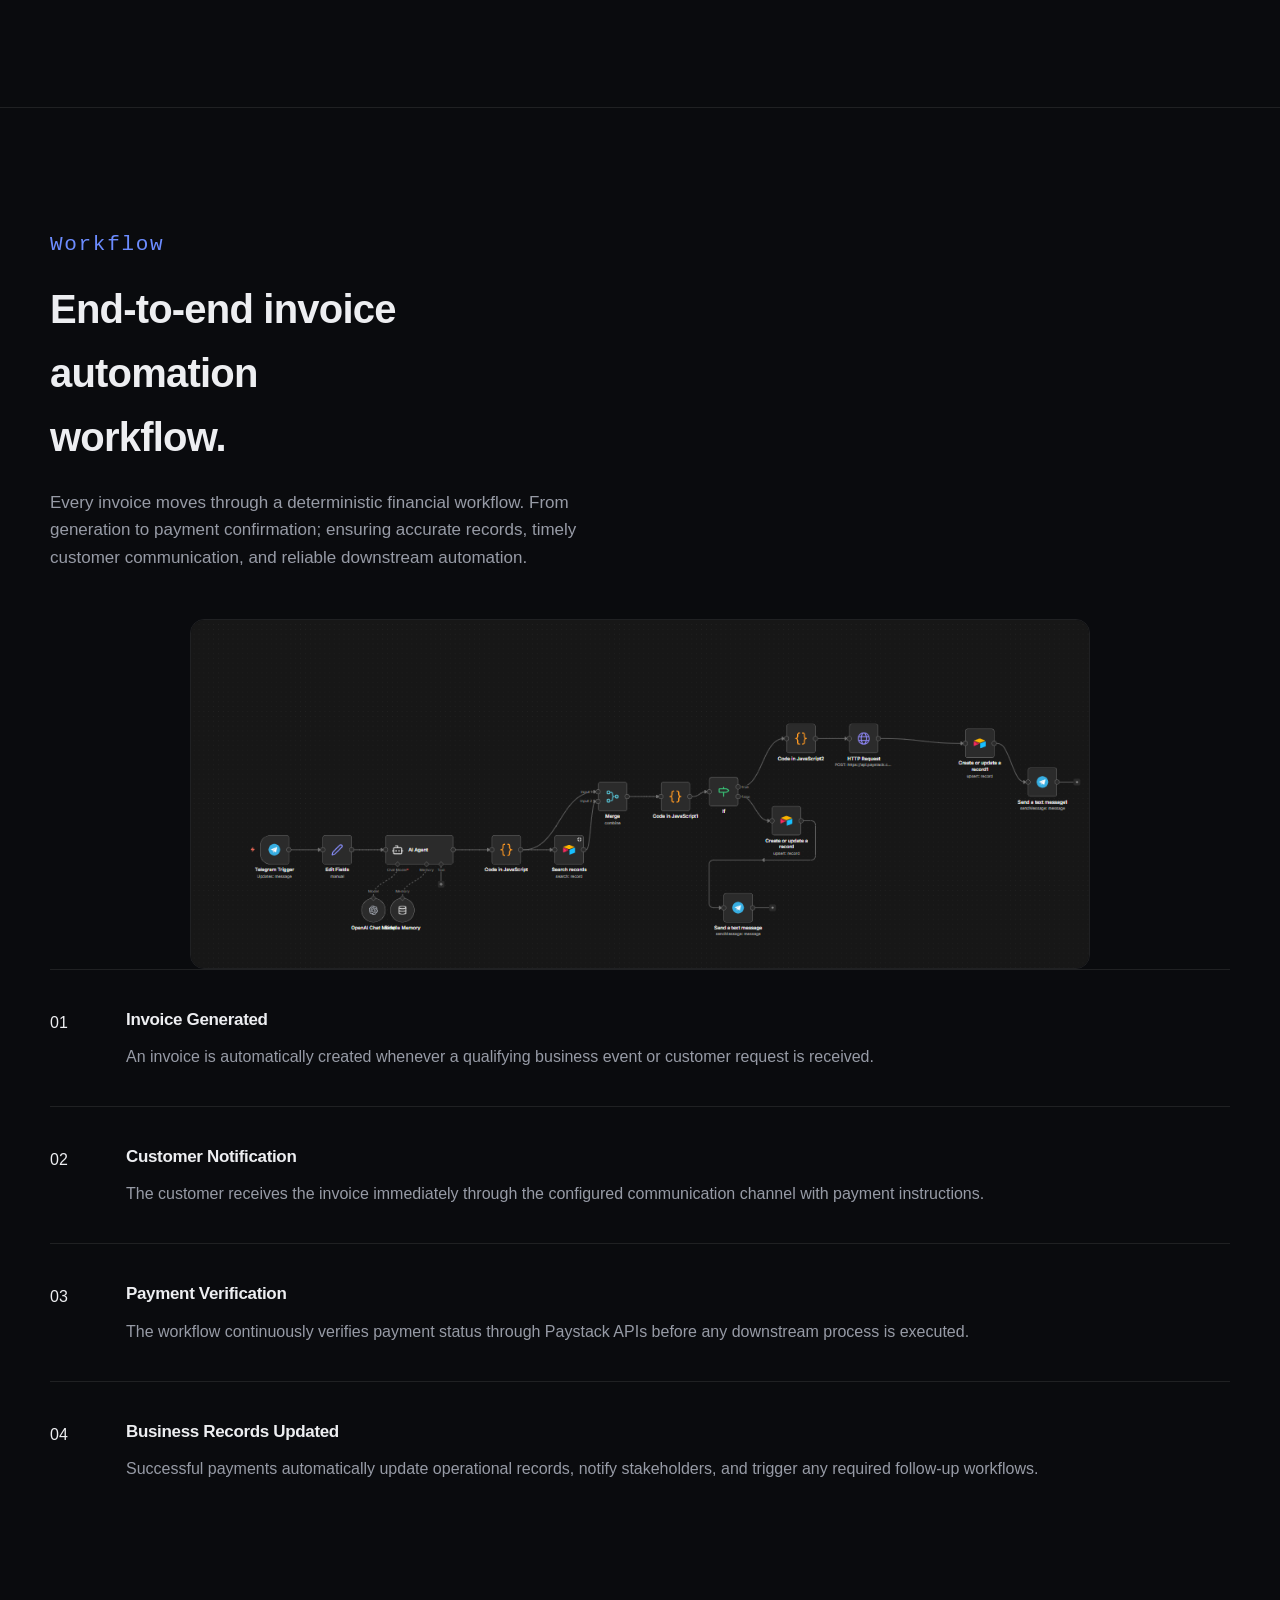
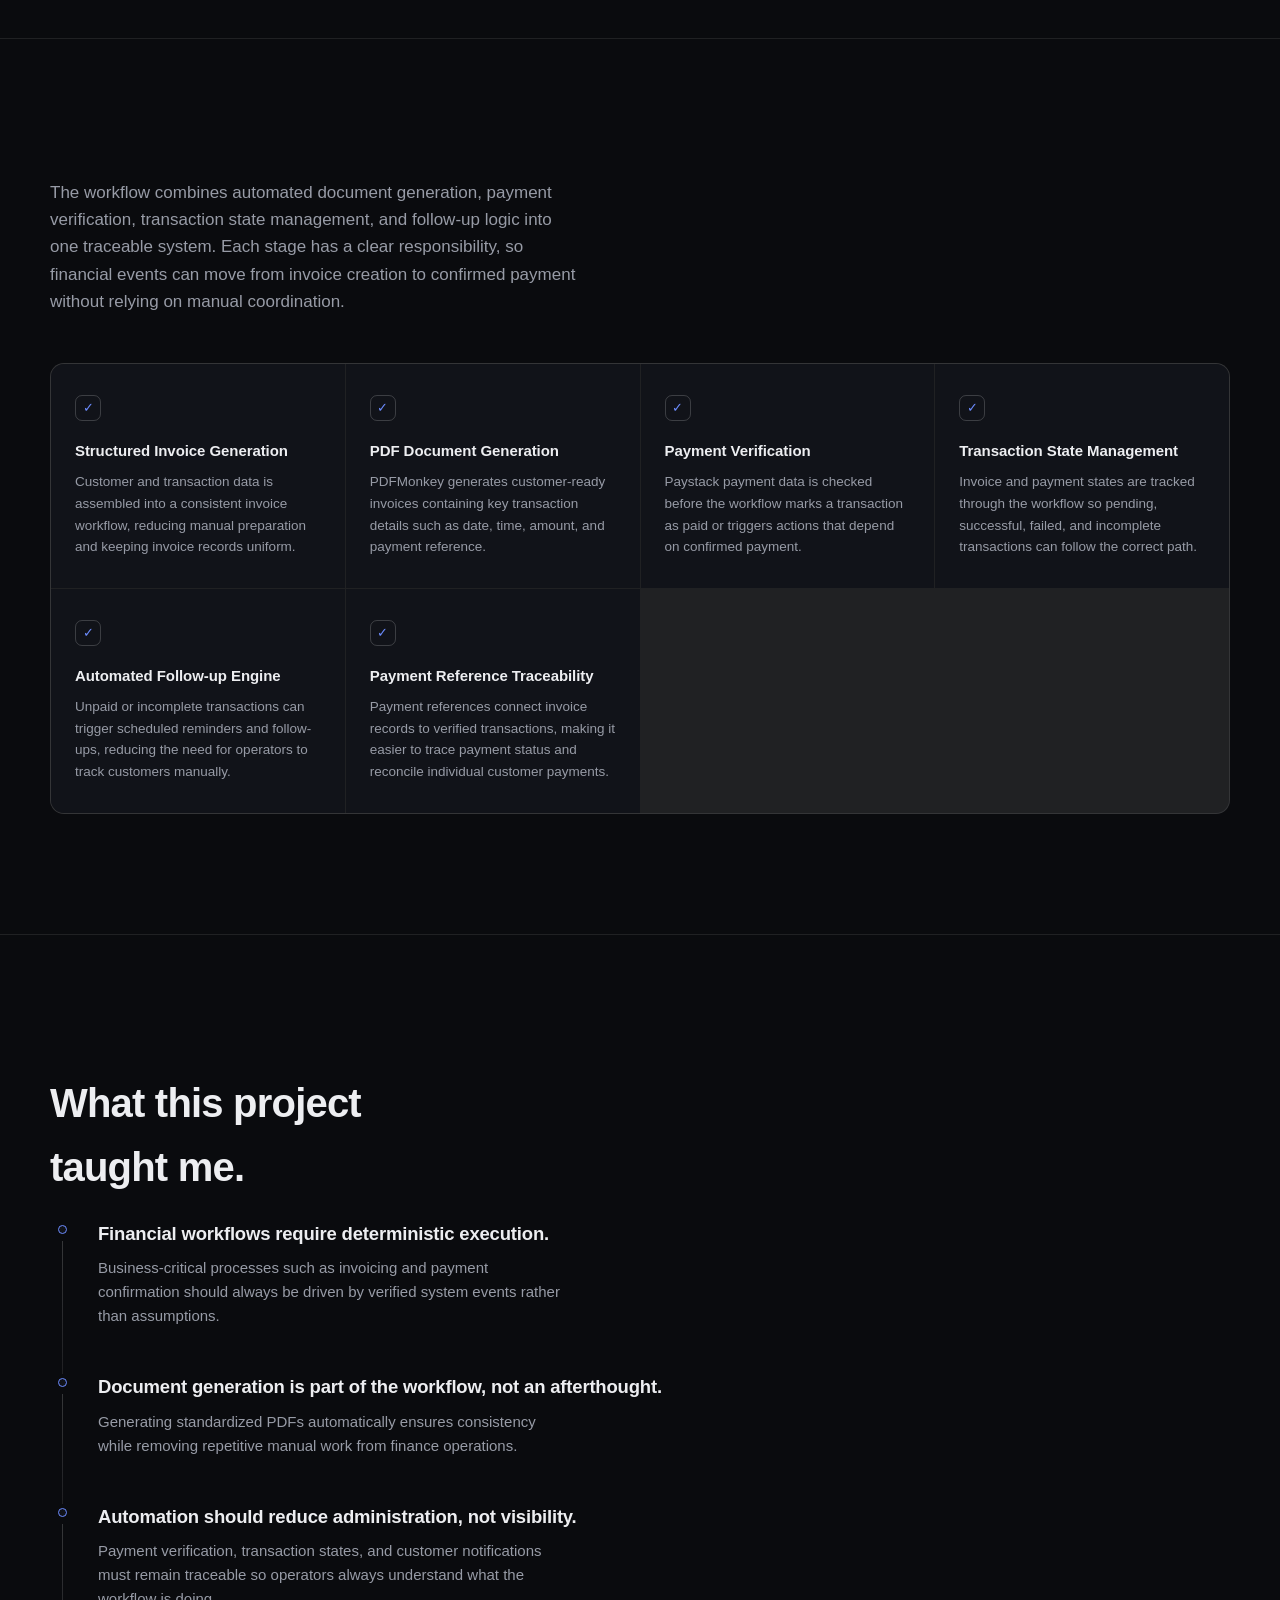
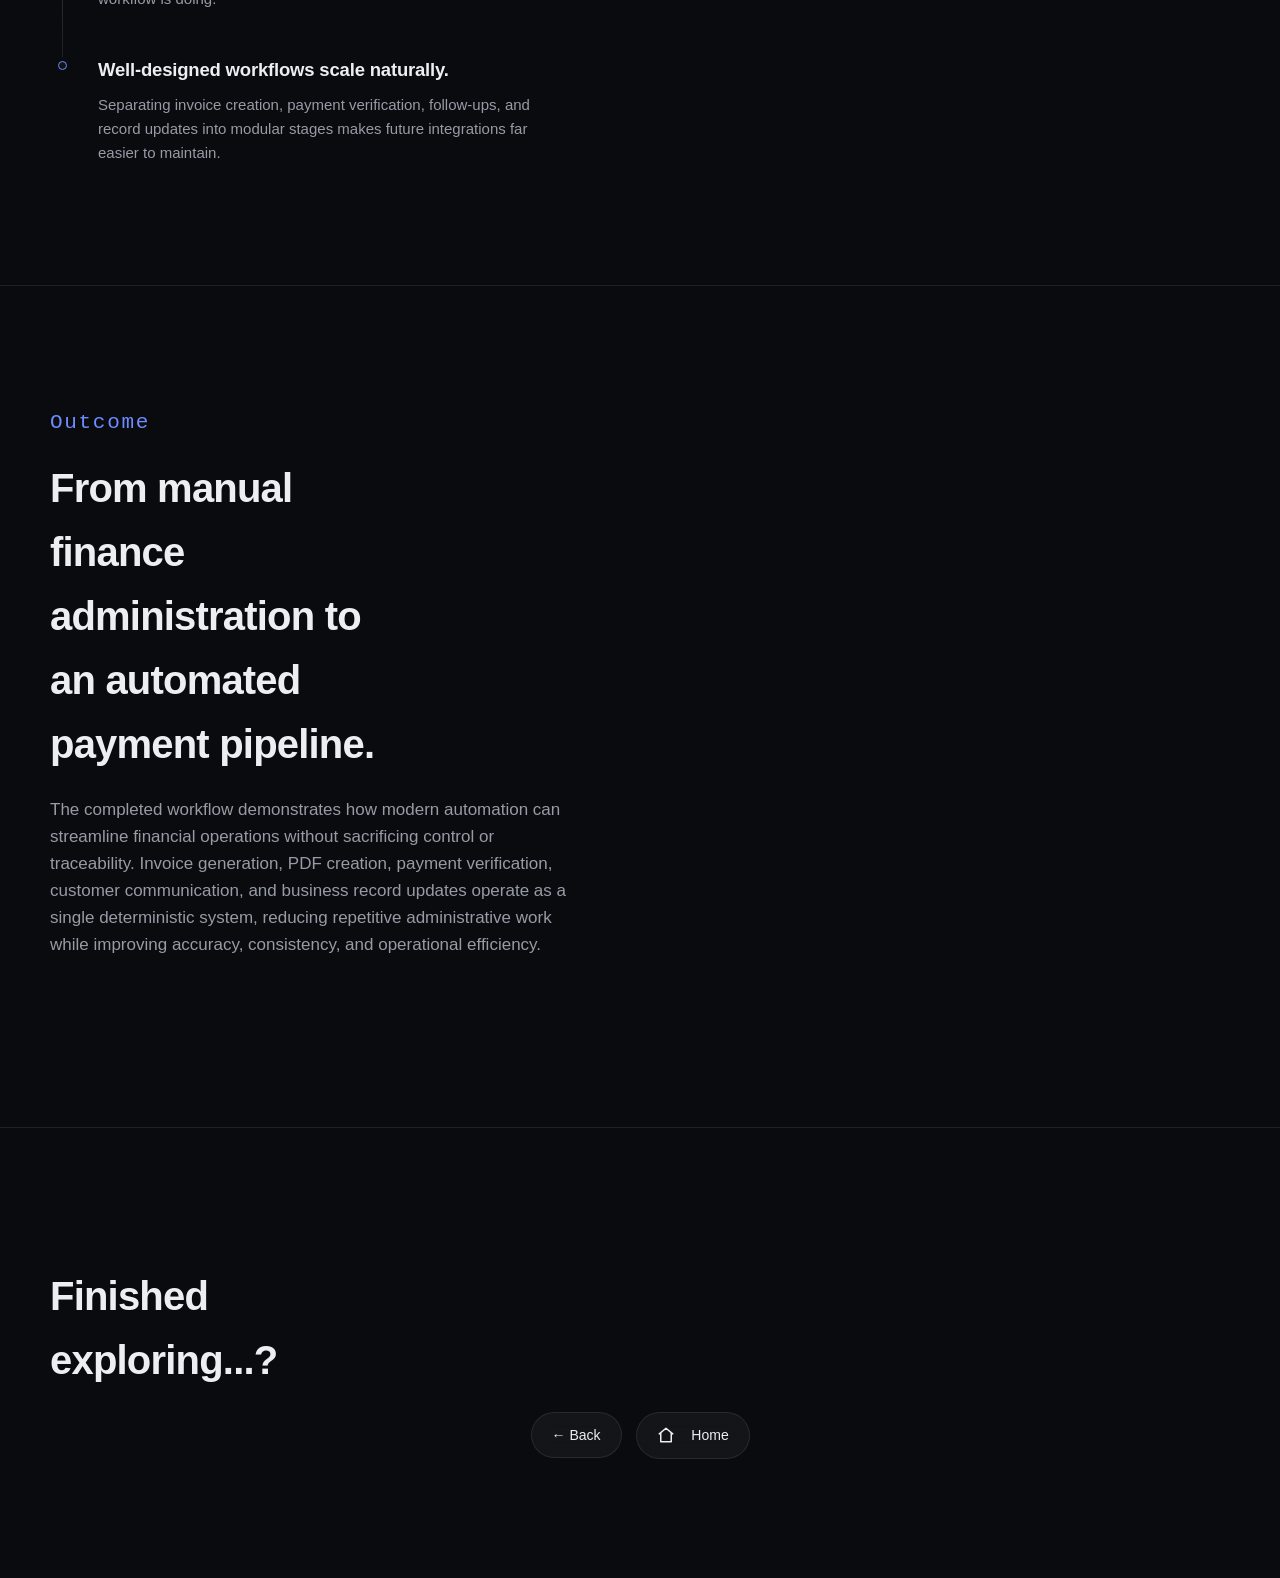
<file: case-study-invoice.html>
<!DOCTYPE html>
<html lang="en">
<head>
<meta charset="UTF-8">
<meta name="viewport" content="width=device-width, initial-scale=1.0">
  <link rel="icon" type="image/jpeg" href="images/rebzy-logo.jpg">  
    

<link rel="canonical" href="https://rebzysolutions.online/case-study-invoice.html">

<meta name="description" content="Case study: an automated invoice and payment workflow for invoice generation, PDF receipts, payment verification, customer notifications, and financial record tracking.">

<meta property="og:title" content="Invoice & Payment Automation — Rebzy Solutions">
<meta property="og:description" content="An automated financial workflow connecting invoice generation, PDF document creation, Paystack payment verification, customer notifications, and business record updates.">
<meta property="og:url" content="https://rebzysolutions.online/case-study-invoice.html">
<meta property="og:type" content="article">
<meta property="og:image" content="https://rebzysolutions.online/images/invoice%20workflow.jpg">

<meta name="twitter:card" content="summary_large_image">
<meta name="twitter:title" content="Invoice & Payment Automation — Rebzy Solutions">
<meta name="twitter:description" content="An automated financial workflow connecting invoice generation, PDF document creation, payment verification, customer notifications, and business record updates.">
<meta name="twitter:image" content="https://rebzysolutions.online/images/invoice%20workflow.jpg">

<title>Invoice & Payment Automation — Rebzy Solutions</title>

<link rel="stylesheet" href="style 4.css">
</head>

<body>
    <div class="grid-bg" aria-hidden="true"></div>
<div class="grid-vignette" aria-hidden="true"></div>
<header class="nav" id="nav">
  <div class="nav-inner">
    <a href="index.html" class="nav-mark" aria-label="Home">
     <img src="images/rebzy-r-transparent.png" alt="Rebzy" class="nav-logo">
      <span>Rebzy</span>
    </a>
    <nav class="nav-links">
  <a href="index.html#philosophy">Principles</a>
  <a href="index.html#capabilities">Services</a>
  <a href="index.html#process">Workflow</a>
  <a href="index.html#work">Projects</a>
  <a href="index.html#stack">Technology</a>
</nav>

<a href="index.html#contact">Start a project</a>

<button class="nav-toggle" id="navToggle" aria-label="Open menu" aria-expanded="false">
  <span></span><span></span><span></span>
</button>

</div>

<nav class="nav-mobile" id="navMobile">
  <a href="index.html#philosophy">Principles</a>
  <a href="index.html#capabilities">Services</a>
  <a href="index.html#process">Workflow</a>
  <a href="index.html#work">Projects</a>
  <a href="index.html#stack">Technology</a>
  <a href="index.html#contact" class="btn btn-primary">Start a project</a>
</nav>

</header>

    <main class="case-study">

  <section class="case-hero">
    <div class="section-inner">

      <p class="section-eyebrow">
        Case Study / Business Automation
      </p>

      <h1 class="case-title">
       Invoice & Payment Automation
      </h1>

      <p class="case-subtitle">
        An automated invoice and payment workflow with an invoice generator, dynamic PDF receipt generation, payment-status tracking, and automated notifications. The workflow connects payment events to document generation and downstream business actions while maintaining structured records across connected systems.
      </p>

      <div class="case-meta">

        <div class="meta-item">
          <span>Industry</span>
          <strong>Finance</strong>
        </div>

        <div class="meta-item">
          <span>Role</span>
          <strong>AI Systems Engineer</strong>
        </div>

        <div class="meta-item">
    <span>Stack</span>

    <div class="case-stack">

        <img src="images/n8n.png" alt="n8n" class="case-stack-logo">

        <img src="images/javascript.png" alt="JavaScript" class="case-stack-logo">

        <img src="images/paystack.png" alt="Paystack" class="case-stack-logo">

        <img src="images/PDF Monkey.jpg" alt="PDFMonkey" class="case-stack-logo">

        <img src="images/gmail.png" alt="Gmail" class="case-stack-logo">

        <img src="images/google.png" alt="Google Workspace" class="case-stack-logo">

    </div>
</div>

      <img
        src="images/invoice workflow.jpg"
        alt="Invoice and Payment Automation Workflow"
        class="case-image"
      >

    </div>
  </section>

  <section class="section">

  <div class="section-inner">

   <p class="section-eyebrow">The Problem</p>

<h2 class="section-title">
Manual financial workflows created unnecessary operational overhead.
</h2>

<p class="section-lede">
Invoice creation, payment verification, and customer communication relied heavily on manual processes, increasing delays, inconsistencies, and administrative effort as transaction volume grew.
</p>

<div class="problem-grid">

  <div class="problem-card">
    <h3>Operational Challenge</h3>

    <ul>
      <li>Invoices were generated manually for every transaction.</li>
      <li>Payment confirmation depended on repetitive manual verification.</li>
      <li>Customer payment updates were inconsistent and delayed.</li>
      <li>Finance teams spent valuable time updating operational records.</li>
    </ul>
  </div>

  <div class="problem-card">
    <h3>System Objectives</h3>

    <ul>
      <li>Generate invoices automatically from business events.</li>
      <li>Verify payments through secure API integrations.</li>
      <li>Trigger customer notifications without manual intervention.</li>
      <li>Keep operational records synchronized across connected systems.</li>
    </ul>
  </div>

</div>
  </div>

</section>

<section class="section">

  <div class="section-inner">

 <p class="section-eyebrow"></p>

<h2 class="section-title">
Design decisions that made the platform production-ready.
</h2>

<p class="section-lede">
The automation separates invoice generation, payment verification, and downstream business actions into deterministic workflow stages, ensuring financial processes remain reliable, traceable, and easy to extend.
</p>

    <div class="principle-grid">

  <div class="principle-card">
    <span class="principle-check">✓</span>
    <h3>Automated Invoice Generation</h3>
    <p>
      Invoices are generated automatically from business events, eliminating repetitive manual document creation.
    </p>
  </div>

  <div class="principle-card">
    <span class="principle-check">✓</span>
    <h3>API-driven Payment Verification</h3>
    <p>
      Payment status is verified directly through Paystack APIs before any downstream workflow continues.
    </p>
  </div>

  <div class="principle-card">
    <span class="principle-check">✓</span>
    <h3>Event-based Notifications</h3>
    <p>
      Customers receive automatic updates whenever invoices are issued, payments are confirmed, or transaction states change.
    </p>
  </div>

  <div class="principle-card">
    <span class="principle-check">✓</span>
    <h3>Deterministic Business Logic</h3>
    <p>
      Workflow execution depends on verified payment events rather than AI assumptions, ensuring financial accuracy.
    </p>
  </div>

  <div class="principle-card">
    <span class="principle-check">✓</span>
    <h3>Financial Traceability</h3>
    <p>
      Every workflow step is logged and auditable, making invoice history and payment events easy to inspect.
    </p>
  </div>

  <div class="principle-card">
    <span class="principle-check">✓</span>
    <h3>Modular Workflow Design</h3>
    <p>
      Each automation stage operates independently, making integrations and future business processes simple to extend.
    </p>
  </div>

</div>
  </div>

</section>

<section class="section">

  <div class="section-inner">

   <p class="section-eyebrow">Workflow</p>

<h2 class="section-title">
End-to-end invoice automation workflow.
</h2>

<p class="section-lede">
Every invoice moves through a deterministic financial workflow. From generation to payment confirmation; ensuring accurate records, timely customer communication, and reliable downstream automation.
</p>

    <div class="workflow-preview">

      <img
        src="images/invoice workflow canvas.png"
        alt="Invoice and Payment Automation Workflow"
        class="workflow-image"
      >

    </div>

    <div class="workflow-steps">

  <div class="workflow-step">
    <span>01</span>
    <div>
      <h3>Invoice Generated</h3>
      <p>An invoice is automatically created whenever a qualifying business event or customer request is received.</p>
    </div>
  </div>

  <div class="workflow-step">
    <span>02</span>
    <div>
      <h3>Customer Notification</h3>
      <p>The customer receives the invoice immediately through the configured communication channel with payment instructions.</p>
    </div>
  </div>

  <div class="workflow-step">
    <span>03</span>
    <div>
      <h3>Payment Verification</h3>
      <p>The workflow continuously verifies payment status through Paystack APIs before any downstream process is executed.</p>
    </div>
  </div>

  <div class="workflow-step">
    <span>04</span>
    <div>
      <h3>Business Records Updated</h3>
      <p>Successful payments automatically update operational records, notify stakeholders, and trigger any required follow-up workflows.</p>
    </div>
  </div>

</div>
  </div>

</section>

<section class="section">

  <div class="section-inner">

    <p class="section-eyebrow"></p>

<h2 class="section-title">

</h2>

<p class="section-lede">
The workflow combines automated document generation, payment verification, transaction state management, and follow-up logic into one traceable system. Each stage has a clear responsibility, so financial events can move from invoice creation to confirmed payment without relying on manual coordination.
</p>

  <div class="principle-grid">

  <div class="principle-card">
    <span class="principle-check">✓</span>
    <h3>Structured Invoice Generation</h3>
    <p>
      Customer and transaction data is assembled into a consistent invoice workflow, reducing manual preparation and keeping invoice records uniform.
    </p>
  </div>

  <div class="principle-card">
    <span class="principle-check">✓</span>
    <h3>PDF Document Generation</h3>
    <p>
      PDFMonkey generates customer-ready invoices containing key transaction details such as date, time, amount, and payment reference.
    </p>
  </div>

  <div class="principle-card">
    <span class="principle-check">✓</span>
    <h3>Payment Verification</h3>
    <p>
      Paystack payment data is checked before the workflow marks a transaction as paid or triggers actions that depend on confirmed payment.
    </p>
  </div>

  <div class="principle-card">
    <span class="principle-check">✓</span>
    <h3>Transaction State Management</h3>
    <p>
      Invoice and payment states are tracked through the workflow so pending, successful, failed, and incomplete transactions can follow the correct path.
    </p>
  </div>

  <div class="principle-card">
    <span class="principle-check">✓</span>
    <h3>Automated Follow-up Engine</h3>
    <p>
      Unpaid or incomplete transactions can trigger scheduled reminders and follow-ups, reducing the need for operators to track customers manually.
    </p>
  </div>

  <div class="principle-card">
    <span class="principle-check">✓</span>
    <h3>Payment Reference Traceability</h3>
    <p>
      Payment references connect invoice records to verified transactions, making it easier to trace payment status and reconcile individual customer payments.
    </p>
  </div>

</div>
  </div>

</section>

  </div>

</section>

<section class="section">

  <div class="section-inner">
<p class="section-eyebrow"></p>

<h2 class="section-title">
What this project taught me.
</h2>

   <div class="timeline">

  <div class="timeline-item">
    <span class="timeline-dot"></span>
    <div class="timeline-body">
      <h3>Financial workflows require deterministic execution.</h3>
      <p>Business-critical processes such as invoicing and payment confirmation should always be driven by verified system events rather than assumptions.</p>
    </div>
  </div>

  <div class="timeline-item">
    <span class="timeline-dot"></span>
    <div class="timeline-body">
      <h3>Document generation is part of the workflow, not an afterthought.</h3>
      <p>Generating standardized PDFs automatically ensures consistency while removing repetitive manual work from finance operations.</p>
    </div>
  </div>

  <div class="timeline-item">
    <span class="timeline-dot"></span>
    <div class="timeline-body">
      <h3>Automation should reduce administration, not visibility.</h3>
      <p>Payment verification, transaction states, and customer notifications must remain traceable so operators always understand what the workflow is doing.</p>
    </div>
  </div>

  <div class="timeline-item">
    <span class="timeline-dot"></span>
    <div class="timeline-body">
      <h3>Well-designed workflows scale naturally.</h3>
      <p>Separating invoice creation, payment verification, follow-ups, and record updates into modular stages makes future integrations far easier to maintain.</p>
    </div>
  </div>

</div>
  </div>

</section>

<section class="section">

  <div class="section-inner">

   <p class="section-eyebrow">Outcome</p>

<h2 class="section-title">
From manual finance administration to an automated payment pipeline.
</h2>

<p class="section-lede">
The completed workflow demonstrates how modern automation can streamline financial operations without sacrificing control or traceability. Invoice generation, PDF creation, payment verification, customer communication, and business record updates operate as a single deterministic system, reducing repetitive administrative work while improving accuracy, consistency, and operational efficiency.
</p>
  </div>

</section>

<section class="section">

  <div class="section-inner">

    <p class="section-eyebrow"></p>

    <h2 class="section-title">
      Finished exploring...?
    </h2>

    <div class="contact-actions">

      <a href="case-study-support.html" class="btn btn-ghost">
        ← Back
      </a>

      <a href="index.html" class="btn btn-ghost">
  <svg xmlns="http://www.w3.org/2000/svg"
       width="18"
       height="18"
       viewBox="0 0 24 24"
       fill="none"
       stroke="currentColor"
       stroke-width="2"
       stroke-linecap="round"
       stroke-linejoin="round"
       style="vertical-align:middle; margin-right:8px;">
    <path d="M3 10.5L12 3l9 7.5"></path>
    <path d="M5 9.5V21h14V9.5"></path>
  </svg>
  Home
</a>

    </div>

  </div>

</section>
</main>

<script src="main3.js" defer></script>
</body>
</html>
</file>
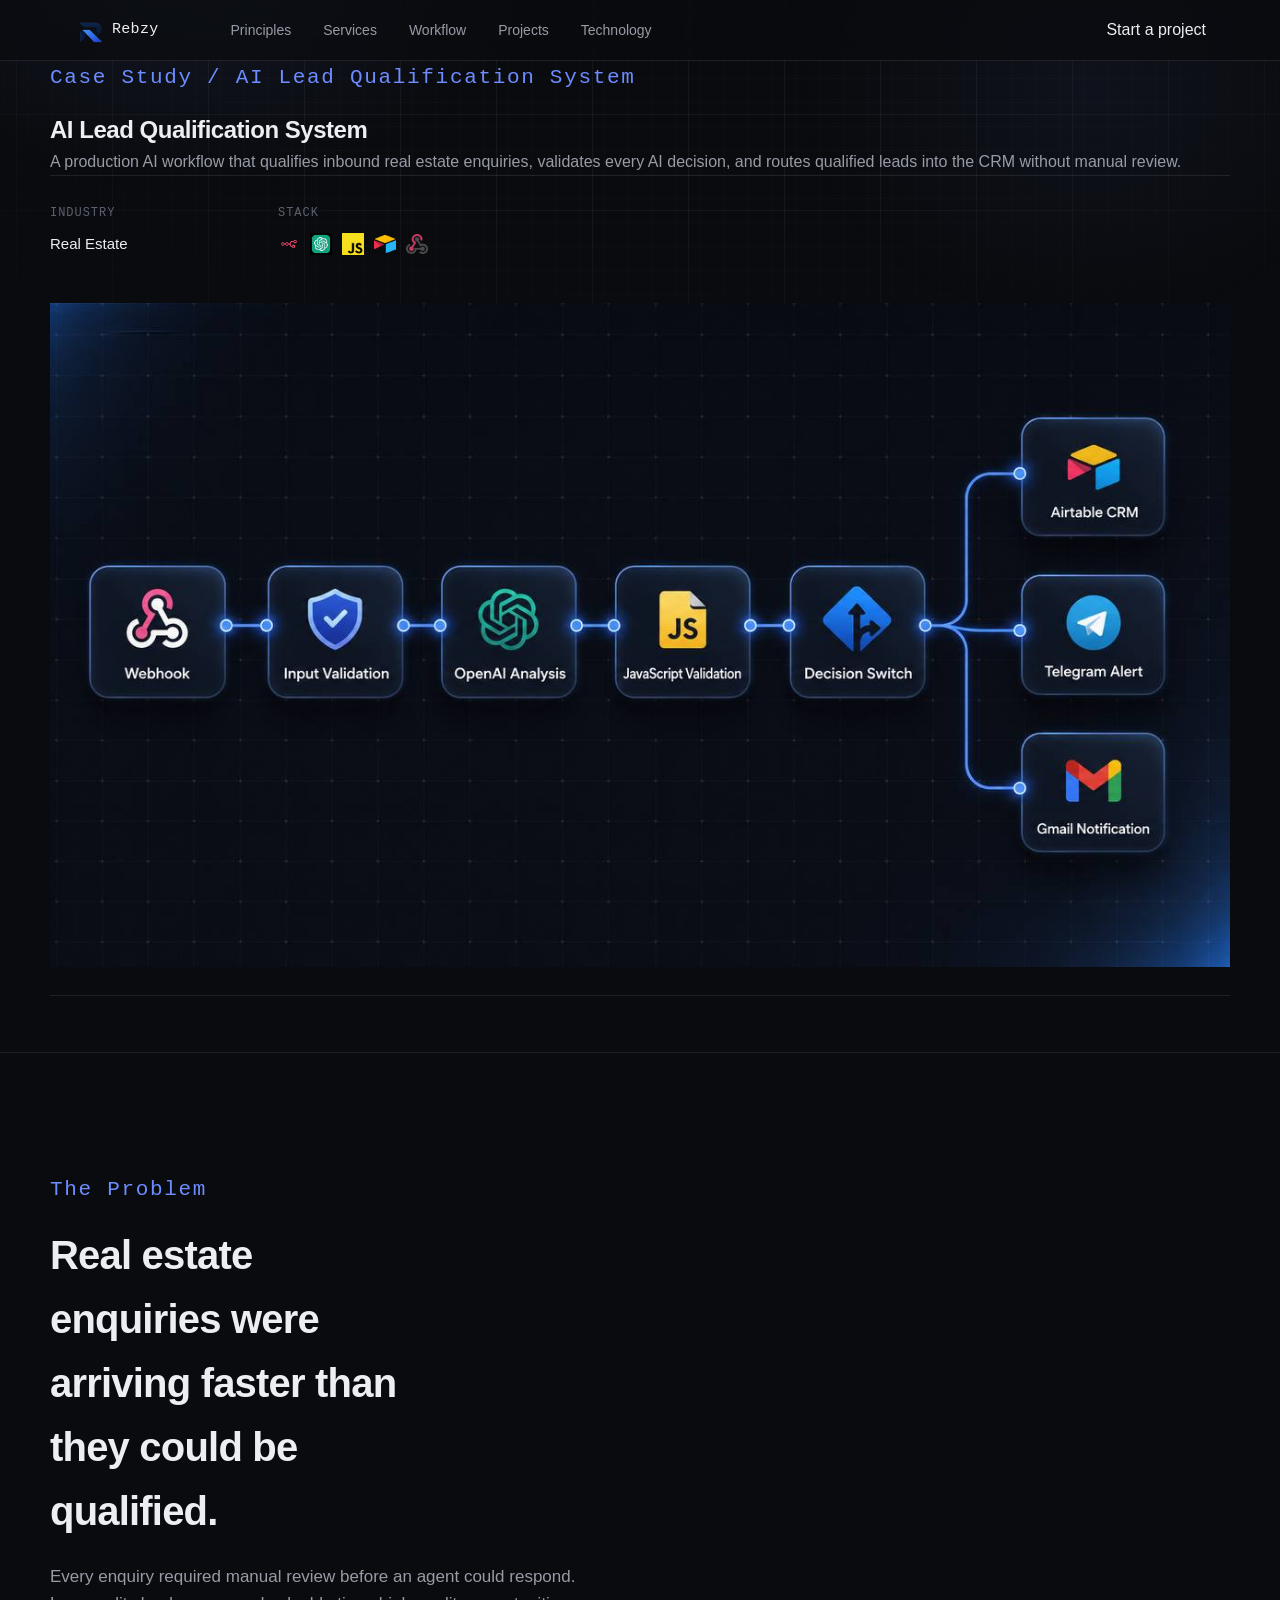
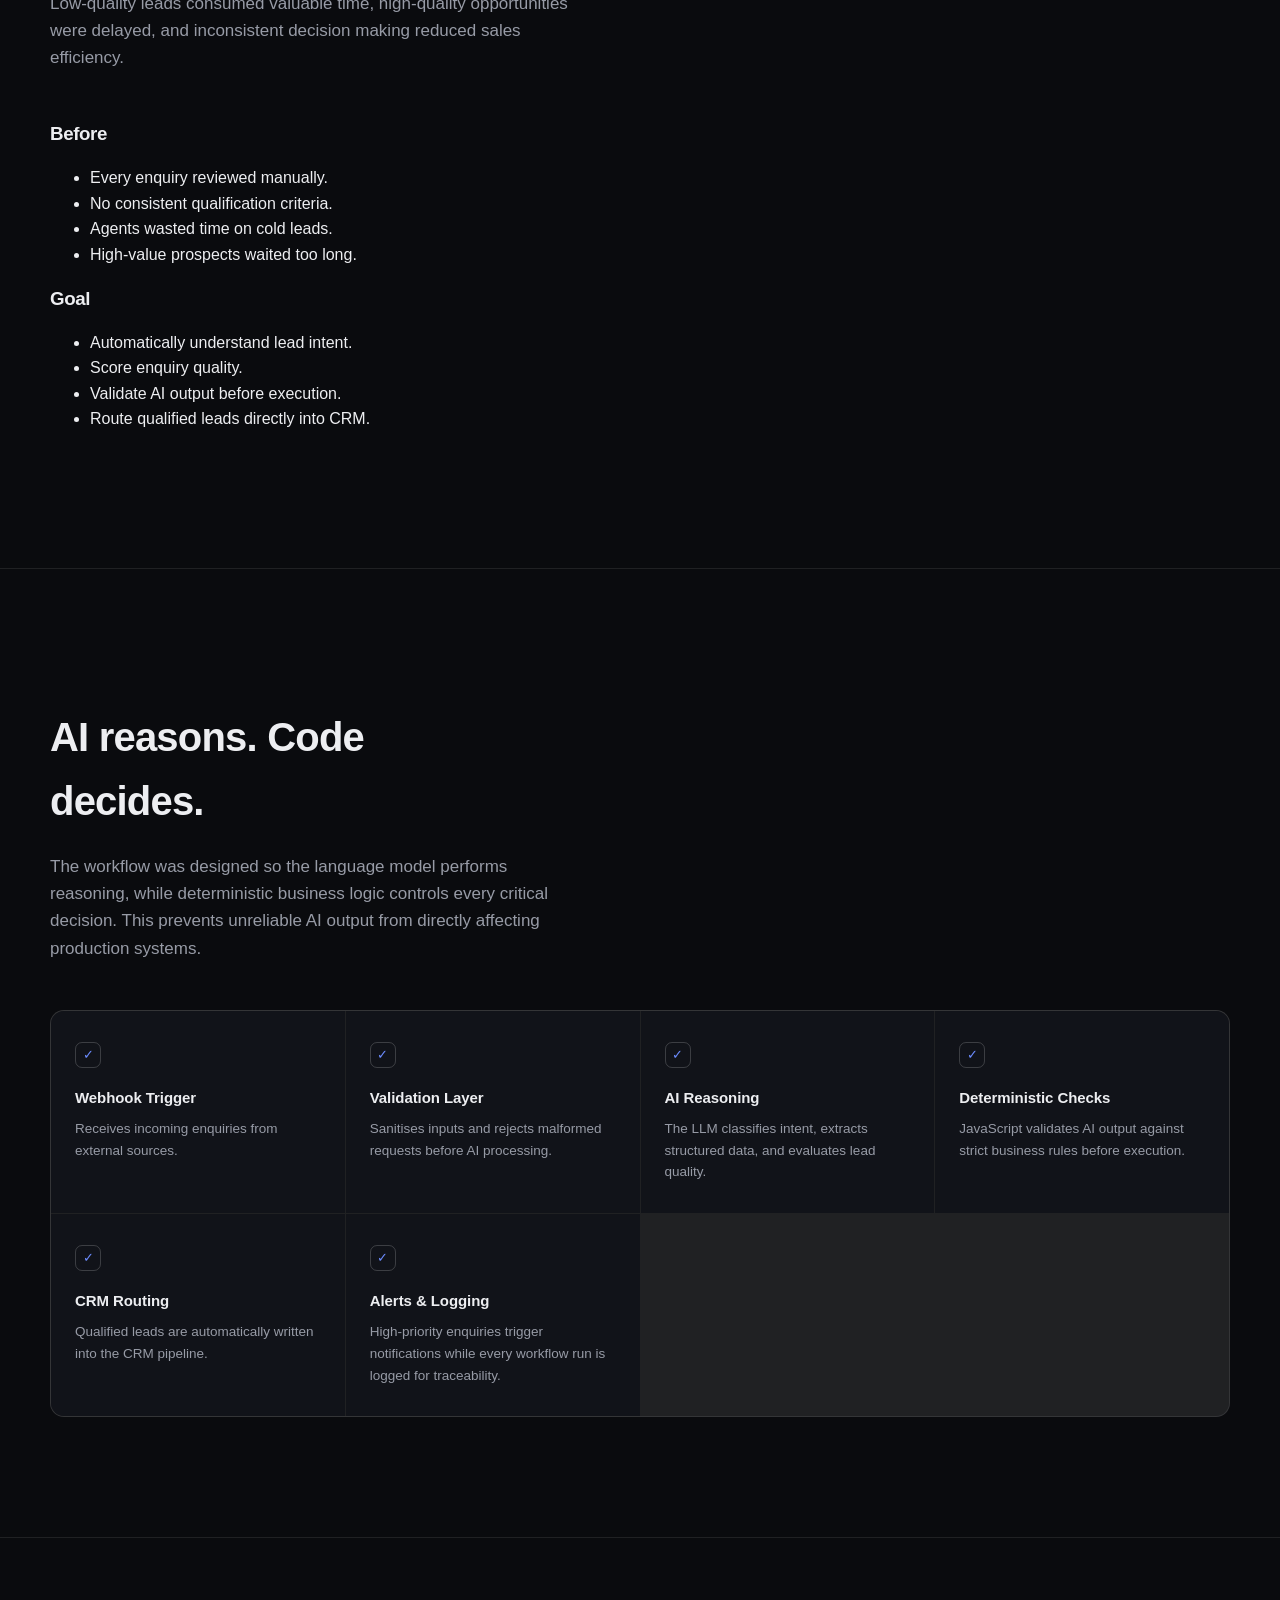
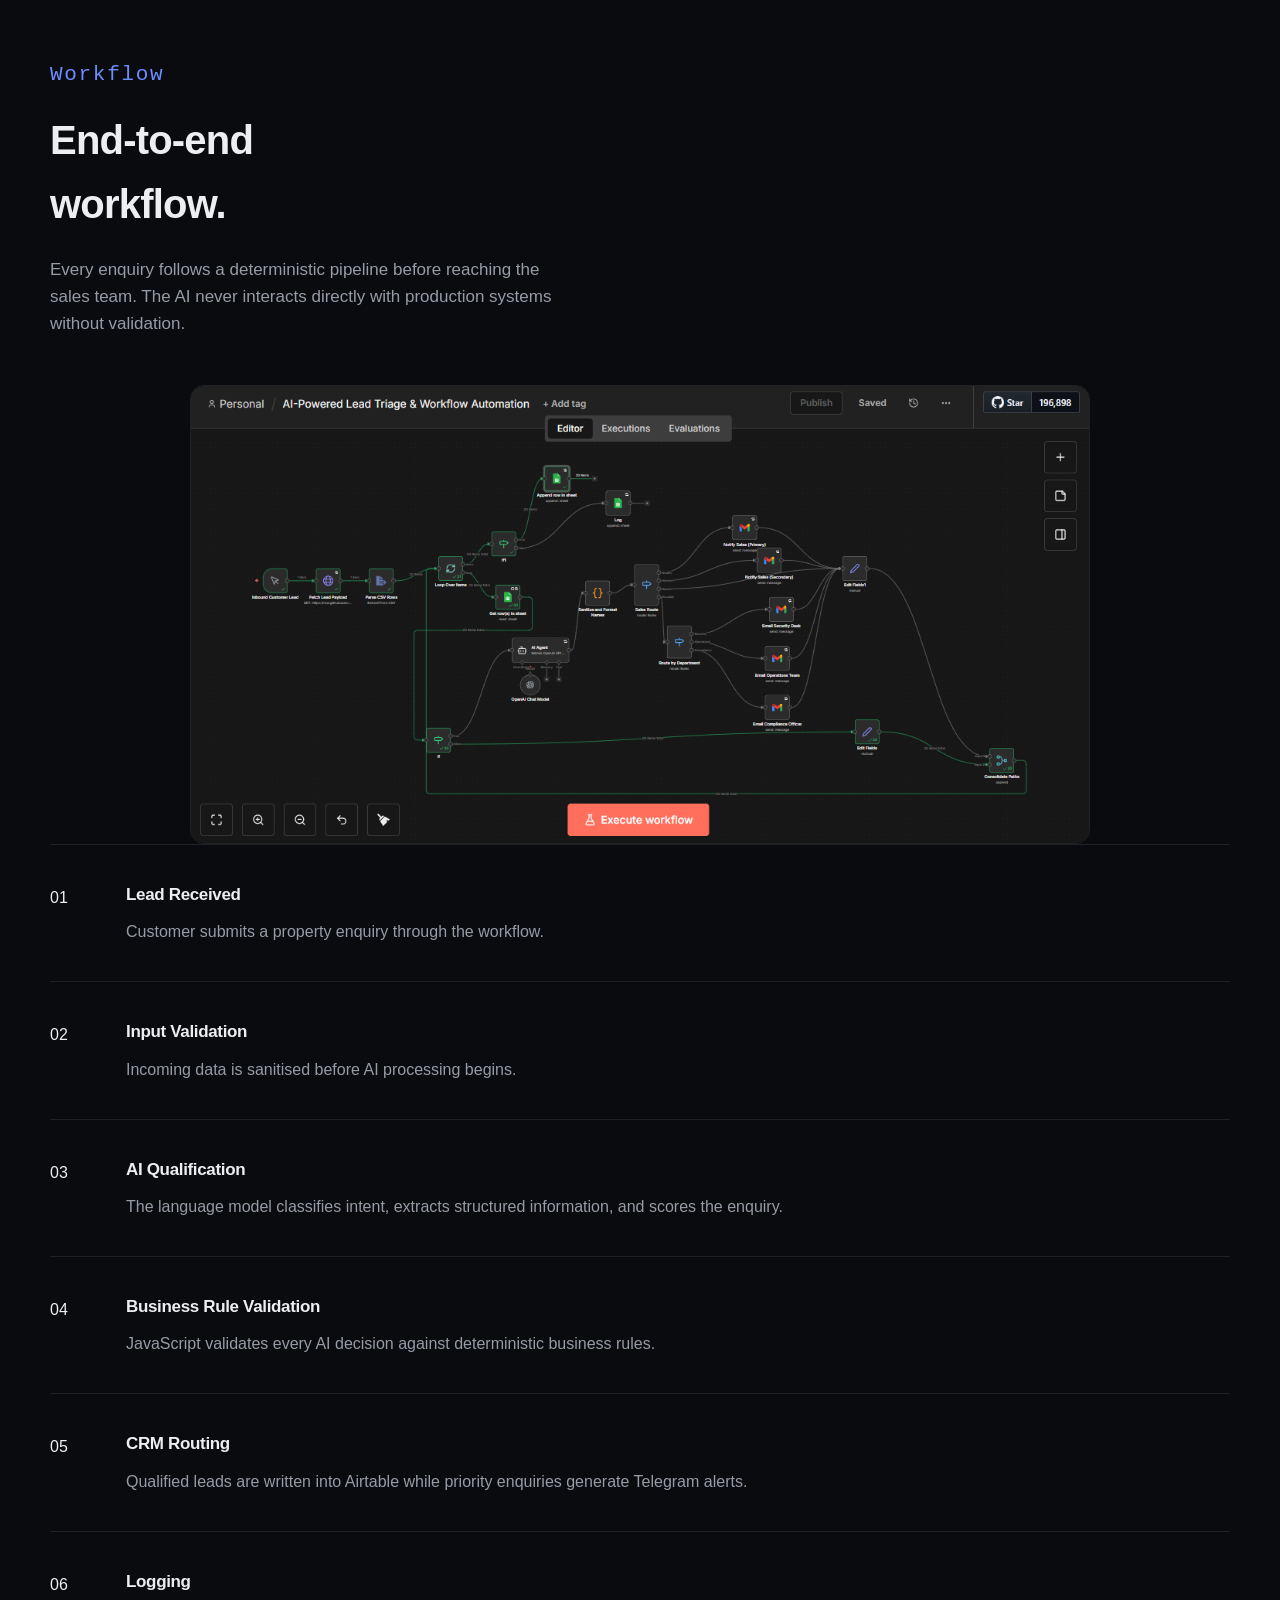
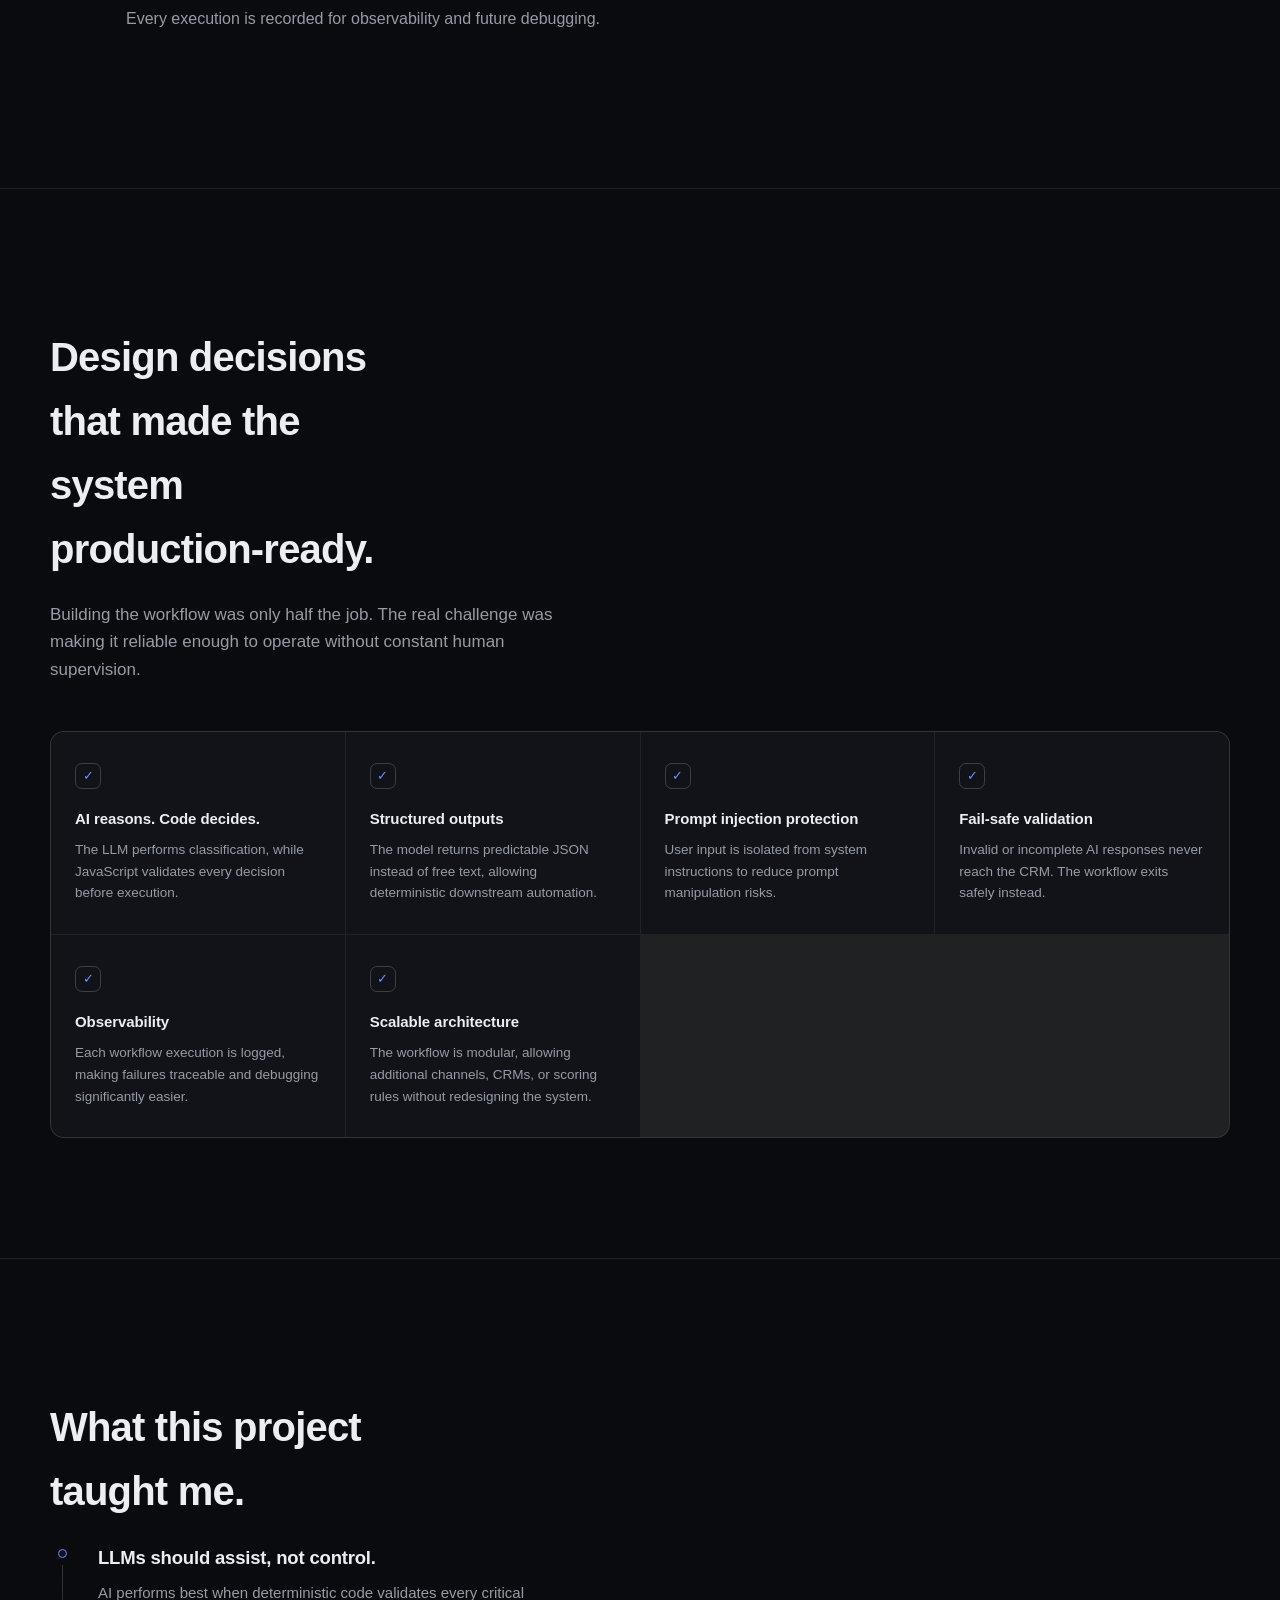
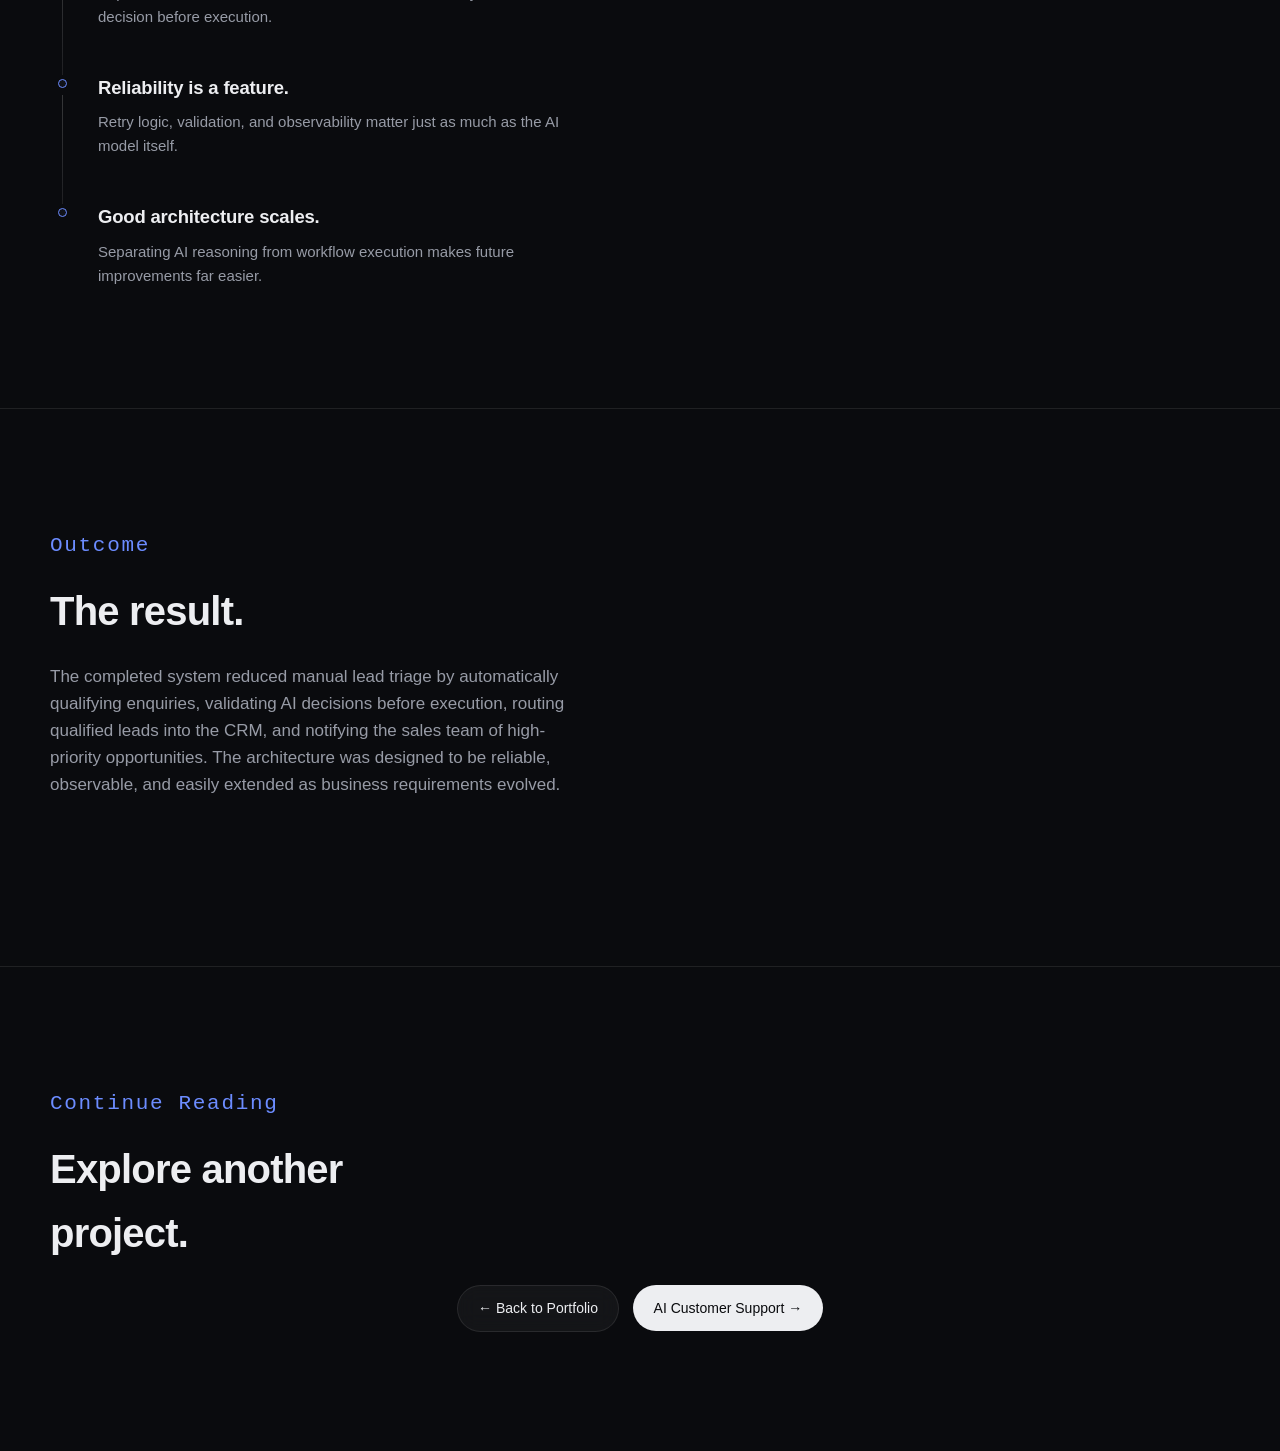
<file: case-study-lead.html>
<!DOCTYPE html>
<html lang="en">
<head>
<meta charset="UTF-8">
<meta name="viewport" content="width=device-width, initial-scale=1.0">
    <link rel="icon" type="image/jpeg" href="images/rebzy-logo.jpg">

<link rel="canonical" href="https://rebzysolutions.online/case-study-lead.html">

<meta name="description" content="Case study: an AI lead qualification system that evaluates real estate enquiries, validates AI decisions, and routes qualified leads into a CRM.">

<meta property="og:title" content="AI Lead Qualification System — Rebzy Solutions">
<meta property="og:description" content="An AI workflow for qualifying real estate enquiries, validating AI decisions, and routing qualified leads into a CRM.">
<meta property="og:url" content="https://rebzysolutions.online/case-study-lead.html">
<meta property="og:type" content="article">
<meta property="og:image" content="https://rebzysolutions.online/images/Workflow.jpg">

<meta name="twitter:card" content="summary_large_image">
<meta name="twitter:title" content="AI Lead Qualification System — Rebzy Solutions">
<meta name="twitter:description" content="An AI workflow for qualifying real estate enquiries, validating AI decisions, and routing qualified leads into a CRM.">
<meta name="twitter:image" content="https://rebzysolutions.online/images/Workflow.jpg">

<title>AI Lead Qualification System — Rebzy Solutions</title>

<link rel="stylesheet" href="style 4.css">
</head>

<body>
    <div class="grid-bg" aria-hidden="true"></div>
<div class="grid-vignette" aria-hidden="true"></div>
<header class="nav" id="nav">
  <div class="nav-inner">
    <a href="index.html" class="nav-mark" aria-label="Home">
      <img src="images/rebzy-r-transparent.png" alt="Rebzy" class="nav-logo">
      <span>Rebzy</span>
    </a>
   <nav class="nav-links">
  <a href="index.html#philosophy">Principles</a>
  <a href="index.html#capabilities">Services</a>
  <a href="index.html#process">Workflow</a>
  <a href="index.html#work">Projects</a>
  <a href="index.html#stack">Technology</a>
</nav>

<a href="index.html#contact">Start a project</a>

<button class="nav-toggle" id="navToggle" aria-label="Open menu" aria-expanded="false">
  <span></span><span></span><span></span>
</button>

</div>

<nav class="nav-mobile" id="navMobile">
  <a href="index.html#philosophy">Principles</a>
  <a href="index.html#capabilities">Services</a>
  <a href="index.html#process">Workflow</a>
  <a href="index.html#work">Projects</a>
  <a href="index.html#stack">Technology</a>
  <a href="index.html#contact" class="btn btn-primary">Start a project</a>
</nav>

</header>
    <main class="case-study">

  <section class="case-hero">
    <div class="section-inner">

      <p class="section-eyebrow">
        Case Study / AI Lead Qualification System
      </p>

      <h1 class="case-title">
        AI Lead Qualification System
      </h1>

      <p class="case-subtitle">
        A production AI workflow that qualifies inbound real estate enquiries,
        validates every AI decision, and routes qualified leads into the CRM
        without manual review.
      </p>

      <div class="case-meta">

        <div class="meta-item">
          <span>Industry</span>
          <strong>Real Estate</strong>
        </div>

       <div class="meta-item">
    <span>Stack</span>

    <div class="case-stack">

        <img src="images/n8n.png" alt="n8n" class="case-stack-logo">

        <img src="images/OpenAI.png" alt="OpenAI" class="case-stack-logo">

        <img src="images/javascript.png" alt="JavaScript" class="case-stack-logo">

        <img src="images/airtable.png" alt="Airtable" class="case-stack-logo">

        <img src="images/Webhooks.png" alt="Webhooks" class="case-stack-logo">

    </div>
</div>

      <img
        src="images/Workflow.jpg"
        alt="AI Lead Qualification System"
        class="case-image"
      >

    </div>
  </section>

  <section class="section">

  <div class="section-inner">

    <p class="section-eyebrow">The Problem</p>

    <h2 class="section-title">
      Real estate enquiries were arriving faster than they could be qualified.
    </h2>

    <p class="section-lede">
      Every enquiry required manual review before an agent could respond.
      Low-quality leads consumed valuable time, high-quality opportunities
      were delayed, and inconsistent decision making reduced sales efficiency.
    </p>

    <div class="problem-grid">

      <div class="problem-card">
        <h3>Before</h3>

        <ul>
          <li>Every enquiry reviewed manually.</li>
          <li>No consistent qualification criteria.</li>
          <li>Agents wasted time on cold leads.</li>
          <li>High-value prospects waited too long.</li>
        </ul>
      </div>

      <div class="problem-card">

        <h3>Goal</h3>

        <ul>
          <li>Automatically understand lead intent.</li>
          <li>Score enquiry quality.</li>
          <li>Validate AI output before execution.</li>
          <li>Route qualified leads directly into CRM.</li>
        </ul>

      </div>

    </div>

  </div>

</section>

<section class="section">

  <div class="section-inner">

    <p class="section-eyebrow"></p>

    <h2 class="section-title">
      AI reasons. Code decides.
    </h2>

    <p class="section-lede">
      The workflow was designed so the language model performs reasoning,
      while deterministic business logic controls every critical decision.
      This prevents unreliable AI output from directly affecting production
      systems.
    </p>

    <div class="principle-grid">

      <div class="principle-card">
        <span class="principle-check">✓</span>
        <h3>Webhook Trigger</h3>
        <p>Receives incoming enquiries from external sources.</p>
      </div>

      <div class="principle-card">
        <span class="principle-check">✓</span>
        <h3>Validation Layer</h3>
        <p>Sanitises inputs and rejects malformed requests before AI processing.</p>
      </div>

      <div class="principle-card">
        <span class="principle-check">✓</span>
        <h3>AI Reasoning</h3>
        <p>The LLM classifies intent, extracts structured data, and evaluates lead quality.</p>
      </div>

      <div class="principle-card">
        <span class="principle-check">✓</span>
        <h3>Deterministic Checks</h3>
        <p>JavaScript validates AI output against strict business rules before execution.</p>
      </div>

      <div class="principle-card">
        <span class="principle-check">✓</span>
        <h3>CRM Routing</h3>
        <p>Qualified leads are automatically written into the CRM pipeline.</p>
      </div>

      <div class="principle-card">
        <span class="principle-check">✓</span>
        <h3>Alerts & Logging</h3>
        <p>High-priority enquiries trigger notifications while every workflow run is logged for traceability.</p>
      </div>

    </div>

  </div>

</section>

<section class="section">

  <div class="section-inner">

    <p class="section-eyebrow">Workflow</p>

    <h2 class="section-title">
      End-to-end workflow.
    </h2>

    <p class="section-lede">
      Every enquiry follows a deterministic pipeline before reaching the sales team.
      The AI never interacts directly with production systems without validation.
    </p>

    <div class="workflow-preview">

      <img
        src="images/workflow_canvas.png"
        alt="Lead qualification workflow"
        class="workflow-image"
      >

    </div>

    <div class="workflow-steps">

      <div class="workflow-step">
        <span>01</span>
        <div>
          <h3>Lead Received</h3>
          <p>Customer submits a property enquiry through the workflow.</p>
        </div>
      </div>

      <div class="workflow-step">
        <span>02</span>
        <div>
          <h3>Input Validation</h3>
          <p>Incoming data is sanitised before AI processing begins.</p>
        </div>
      </div>

      <div class="workflow-step">
        <span>03</span>
        <div>
          <h3>AI Qualification</h3>
          <p>The language model classifies intent, extracts structured information, and scores the enquiry.</p>
        </div>
      </div>

      <div class="workflow-step">
        <span>04</span>
        <div>
          <h3>Business Rule Validation</h3>
          <p>JavaScript validates every AI decision against deterministic business rules.</p>
        </div>
      </div>

      <div class="workflow-step">
        <span>05</span>
        <div>
          <h3>CRM Routing</h3>
          <p>Qualified leads are written into Airtable while priority enquiries generate Telegram alerts.</p>
        </div>
      </div>

      <div class="workflow-step">
        <span>06</span>
        <div>
          <h3>Logging</h3>
          <p>Every execution is recorded for observability and future debugging.</p>
        </div>
      </div>

    </div>

  </div>

</section>

<section class="section">

  <div class="section-inner">

    <p class="section-eyebrow"></p>

    <h2 class="section-title">
      Design decisions that made the system production-ready.
    </h2>

    <p class="section-lede">
      Building the workflow was only half the job. The real challenge was making
      it reliable enough to operate without constant human supervision.
    </p>

    <div class="principle-grid">

      <div class="principle-card">
        <span class="principle-check">✓</span>
        <h3>AI reasons. Code decides.</h3>
        <p>The LLM performs classification, while JavaScript validates every decision before execution.</p>
      </div>

      <div class="principle-card">
        <span class="principle-check">✓</span>
        <h3>Structured outputs</h3>
        <p>The model returns predictable JSON instead of free text, allowing deterministic downstream automation.</p>
      </div>

      <div class="principle-card">
        <span class="principle-check">✓</span>
        <h3>Prompt injection protection</h3>
        <p>User input is isolated from system instructions to reduce prompt manipulation risks.</p>
      </div>

      <div class="principle-card">
        <span class="principle-check">✓</span>
        <h3>Fail-safe validation</h3>
        <p>Invalid or incomplete AI responses never reach the CRM. The workflow exits safely instead.</p>
      </div>

      <div class="principle-card">
        <span class="principle-check">✓</span>
        <h3>Observability</h3>
        <p>Each workflow execution is logged, making failures traceable and debugging significantly easier.</p>
      </div>

      <div class="principle-card">
        <span class="principle-check">✓</span>
        <h3>Scalable architecture</h3>
        <p>The workflow is modular, allowing additional channels, CRMs, or scoring rules without redesigning the system.</p>
      </div>

    </div>

  </div>

</section>

  </div>

</section>

<section class="section">

  <div class="section-inner">

    <p class="section-eyebrow"></p>

    <h2 class="section-title">
      What this project taught me.
    </h2>

    <div class="timeline">

      <div class="timeline-item">
        <span class="timeline-dot"></span>
        <div class="timeline-body">
          <h3>LLMs should assist, not control.</h3>
          <p>AI performs best when deterministic code validates every critical decision before execution.</p>
        </div>
      </div>

      <div class="timeline-item">
        <span class="timeline-dot"></span>
        <div class="timeline-body">
          <h3>Reliability is a feature.</h3>
          <p>Retry logic, validation, and observability matter just as much as the AI model itself.</p>
        </div>
      </div>

      <div class="timeline-item">
        <span class="timeline-dot"></span>
        <div class="timeline-body">
          <h3>Good architecture scales.</h3>
          <p>Separating AI reasoning from workflow execution makes future improvements far easier.</p>
        </div>
      </div>

    </div>

  </div>

</section>

<section class="section">

  <div class="section-inner">

    <p class="section-eyebrow">Outcome</p>

    <h2 class="section-title">
      The result.
    </h2>

    <p class="section-lede">
      The completed system reduced manual lead triage by automatically qualifying
      enquiries, validating AI decisions before execution, routing qualified leads
      into the CRM, and notifying the sales team of high-priority opportunities.
      The architecture was designed to be reliable, observable, and easily extended
      as business requirements evolved.
    </p>

  </div>

</section>

<section class="section">

  <div class="section-inner">

    <p class="section-eyebrow">Continue Reading</p>

    <h2 class="section-title">
      Explore another project.
    </h2>

    <div class="contact-actions">

      <a href="index.html" class="btn btn-ghost">
        ← Back to Portfolio
      </a>

      <a href="case-study-support.html" class="btn btn-primary">
        AI Customer Support →
      </a>

    </div>

  </div>

</section>
</main>

<script src="main3.js" defer></script>
</body>
</html>
</file>
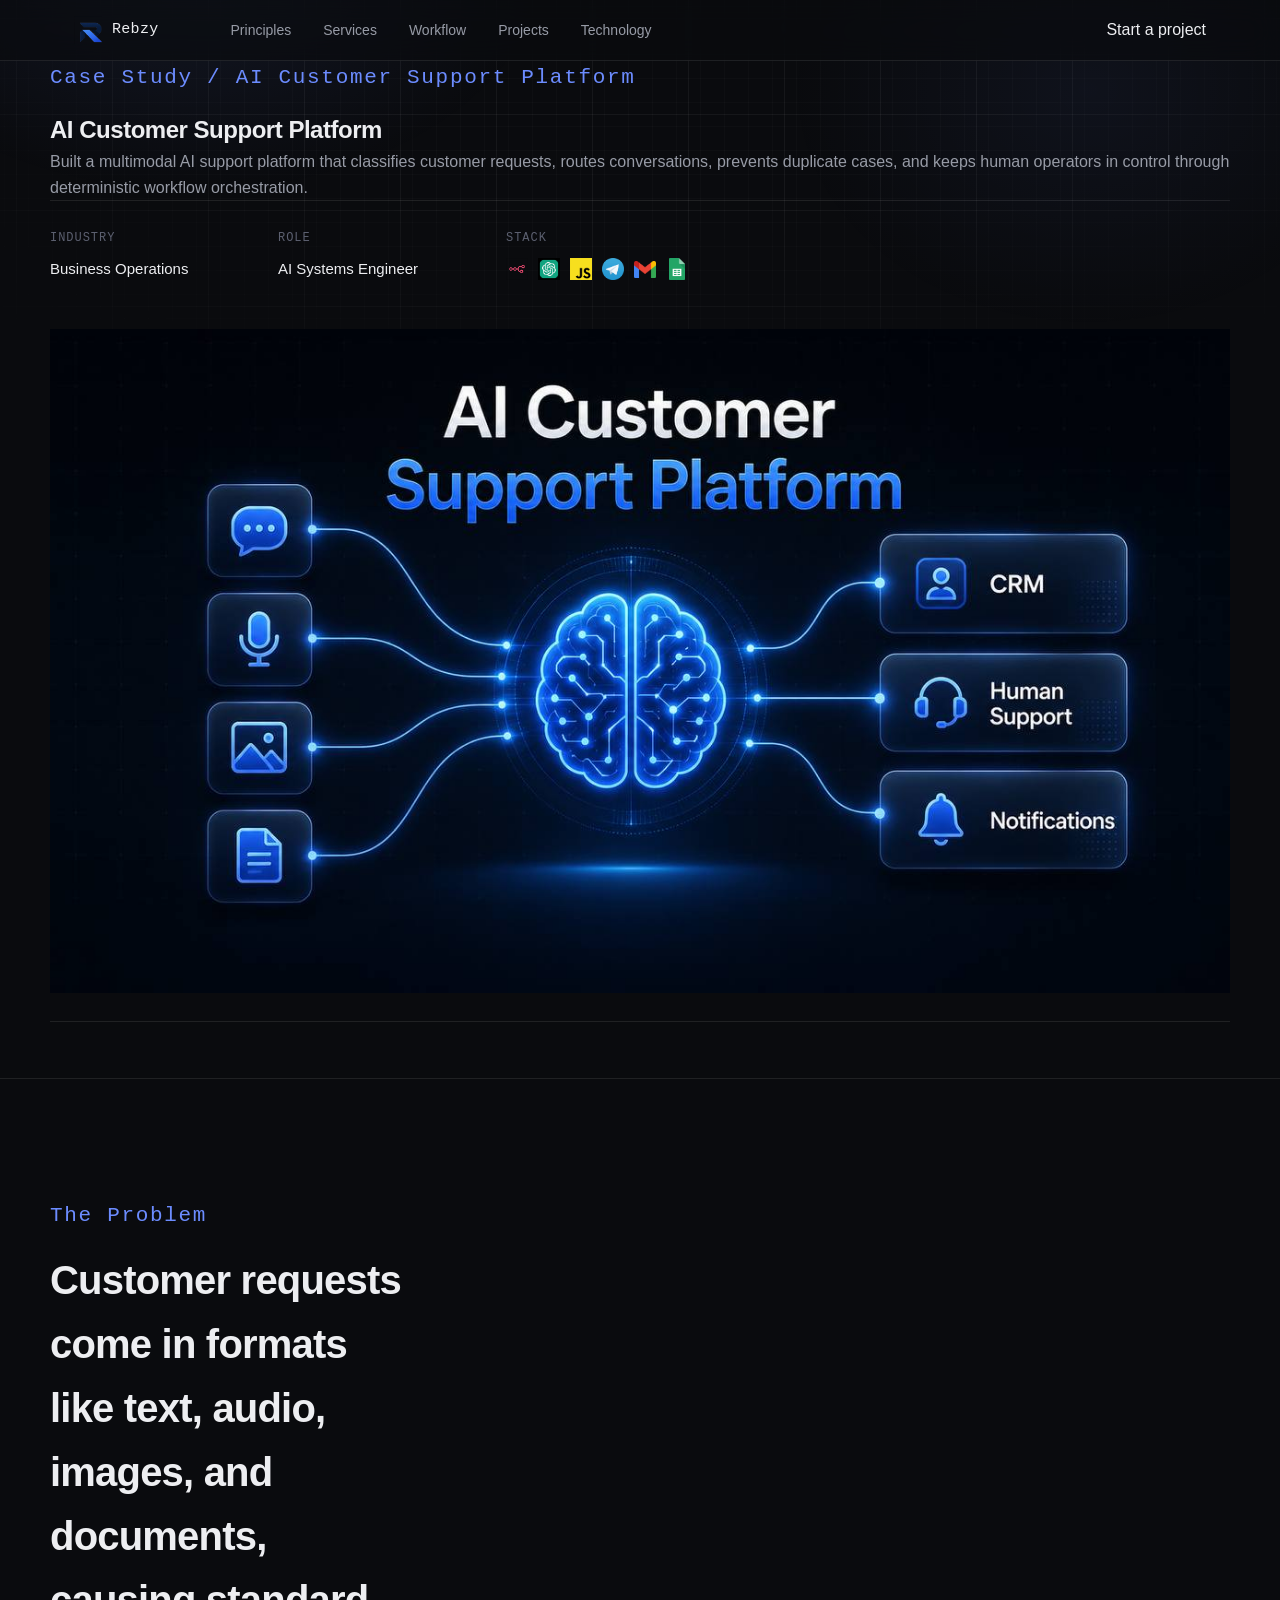
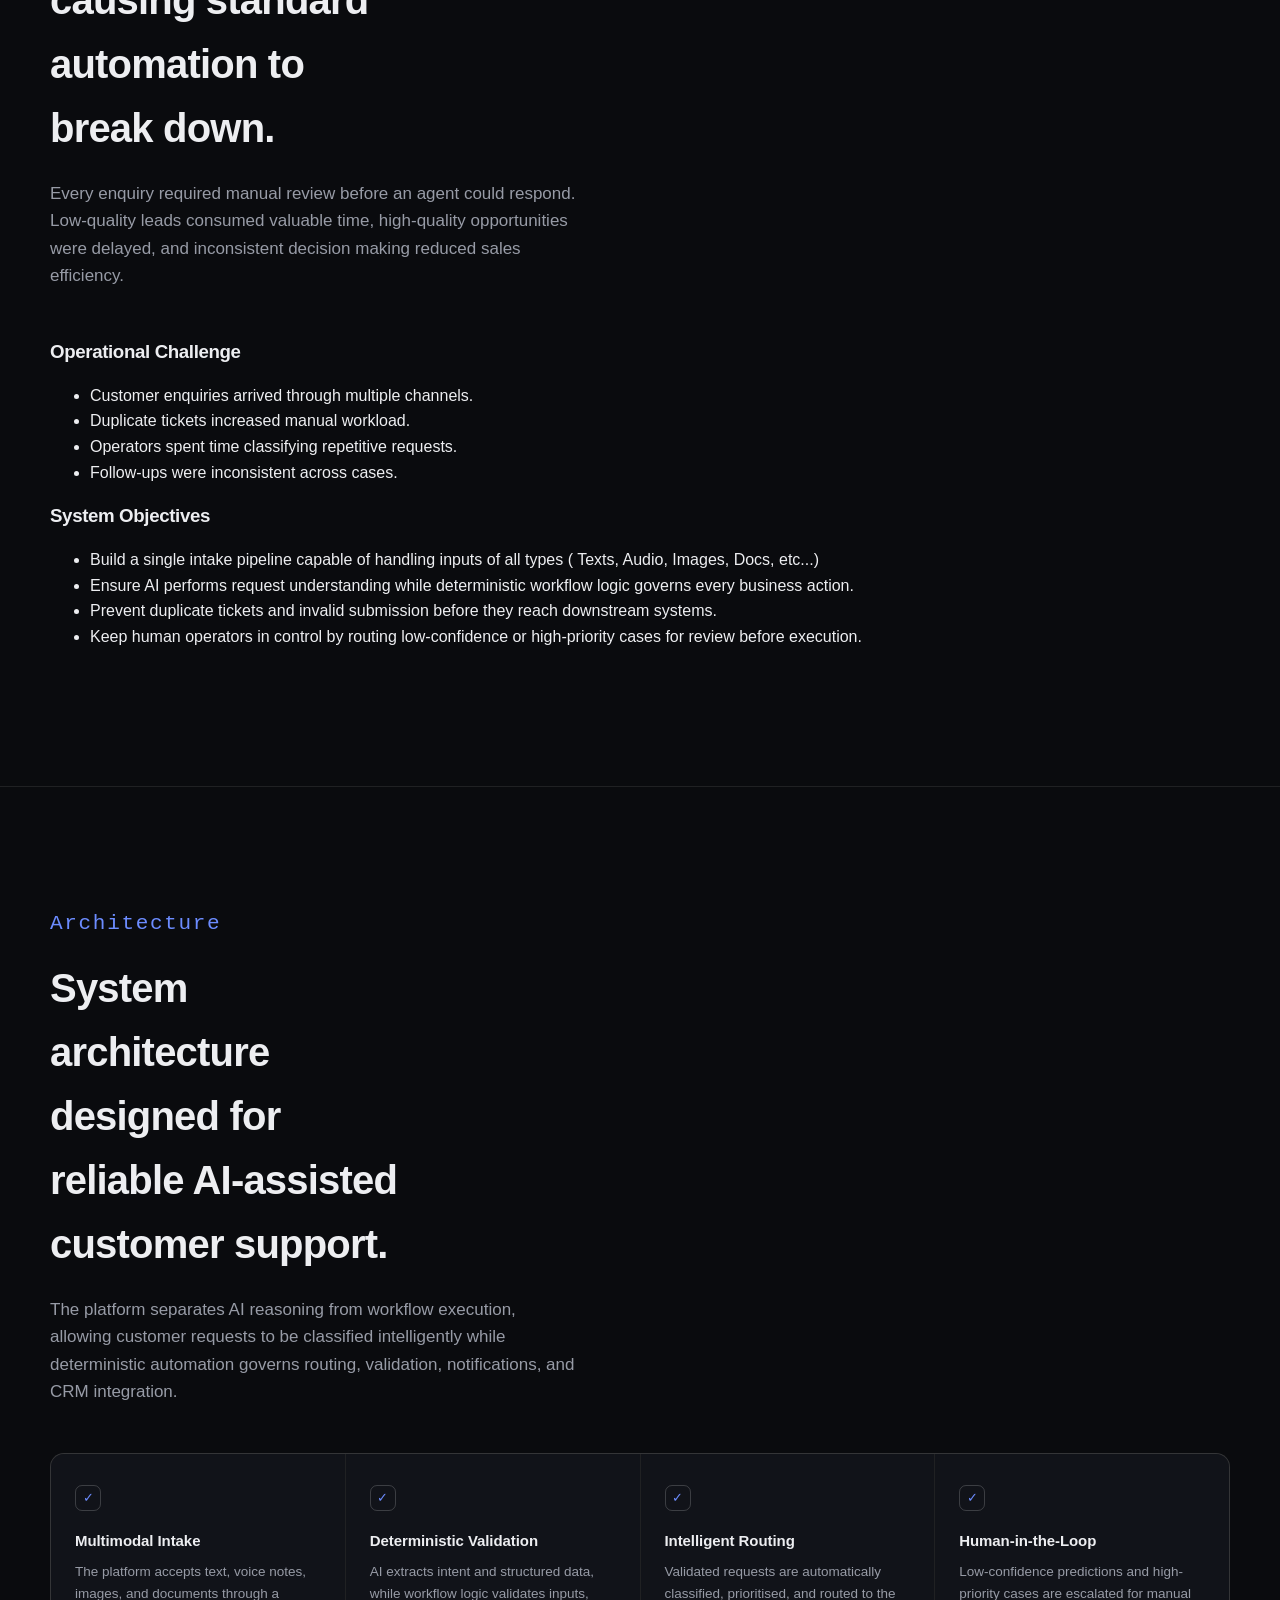
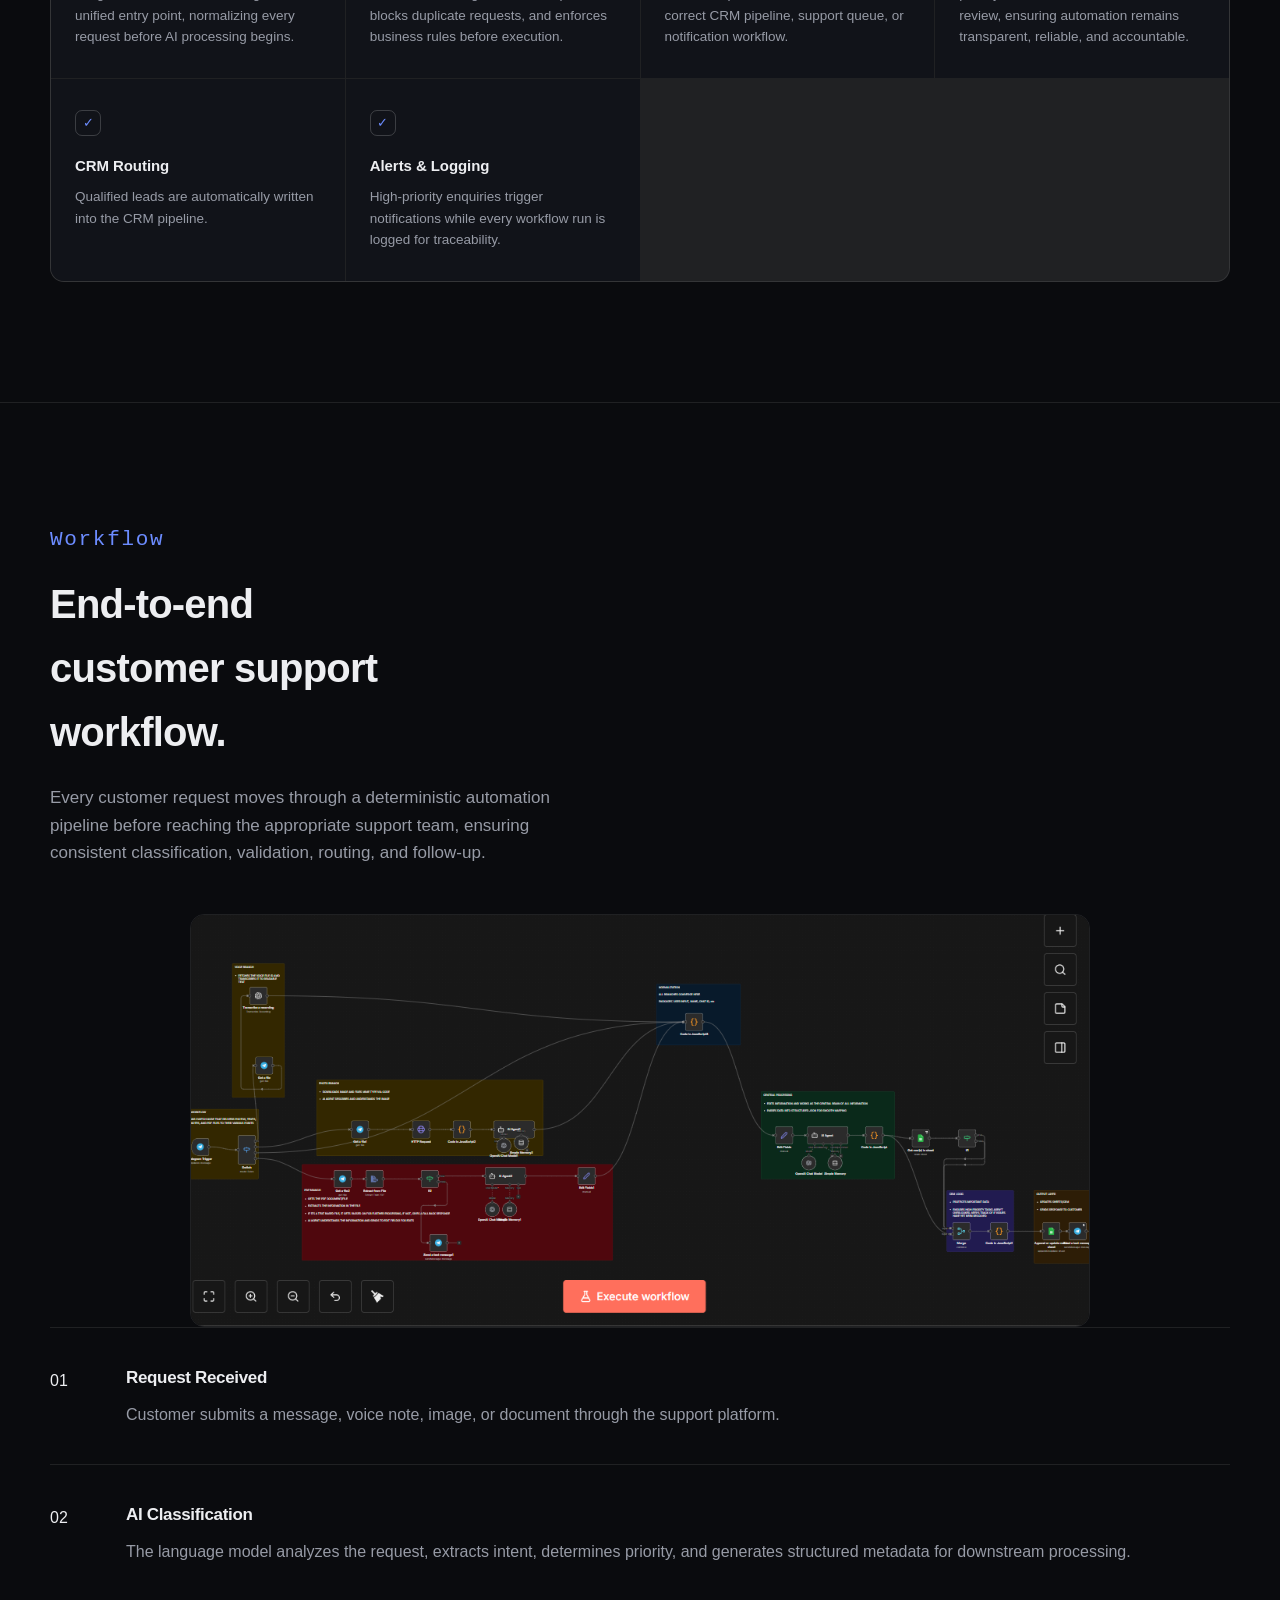
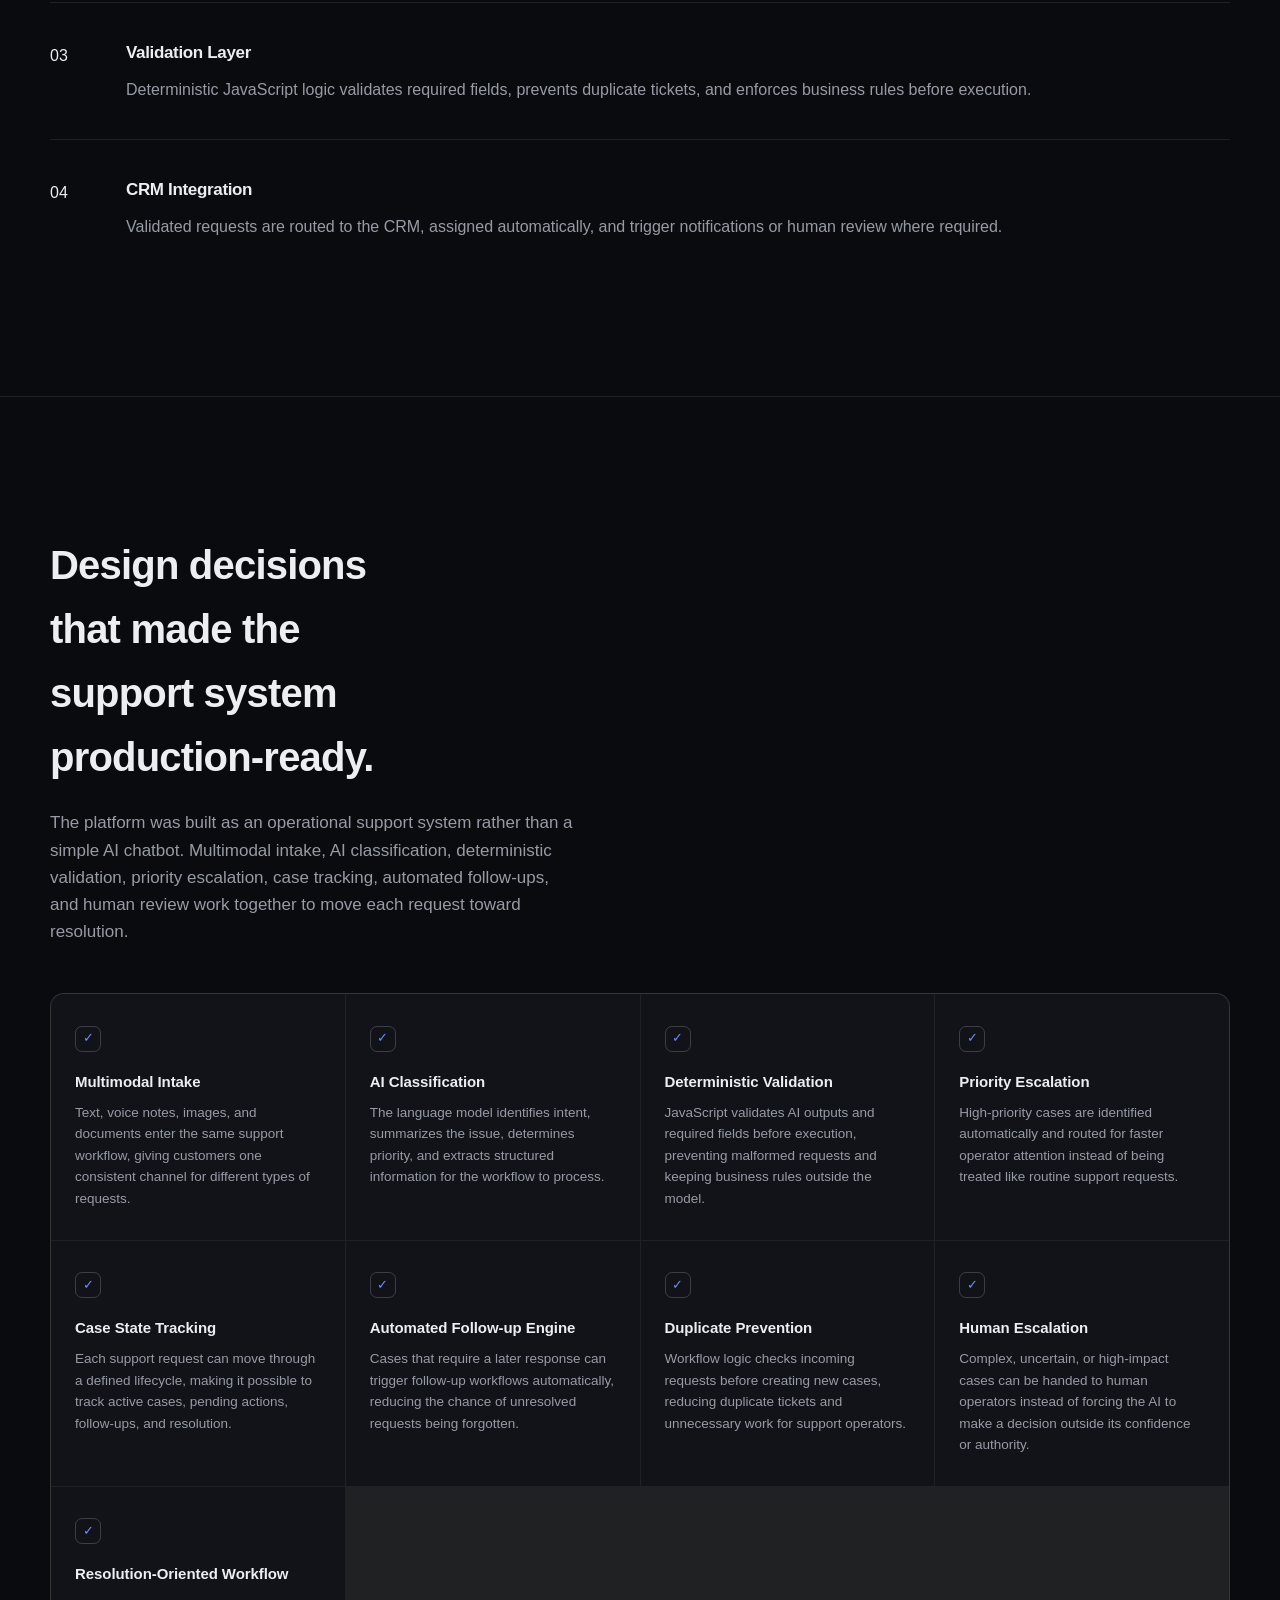
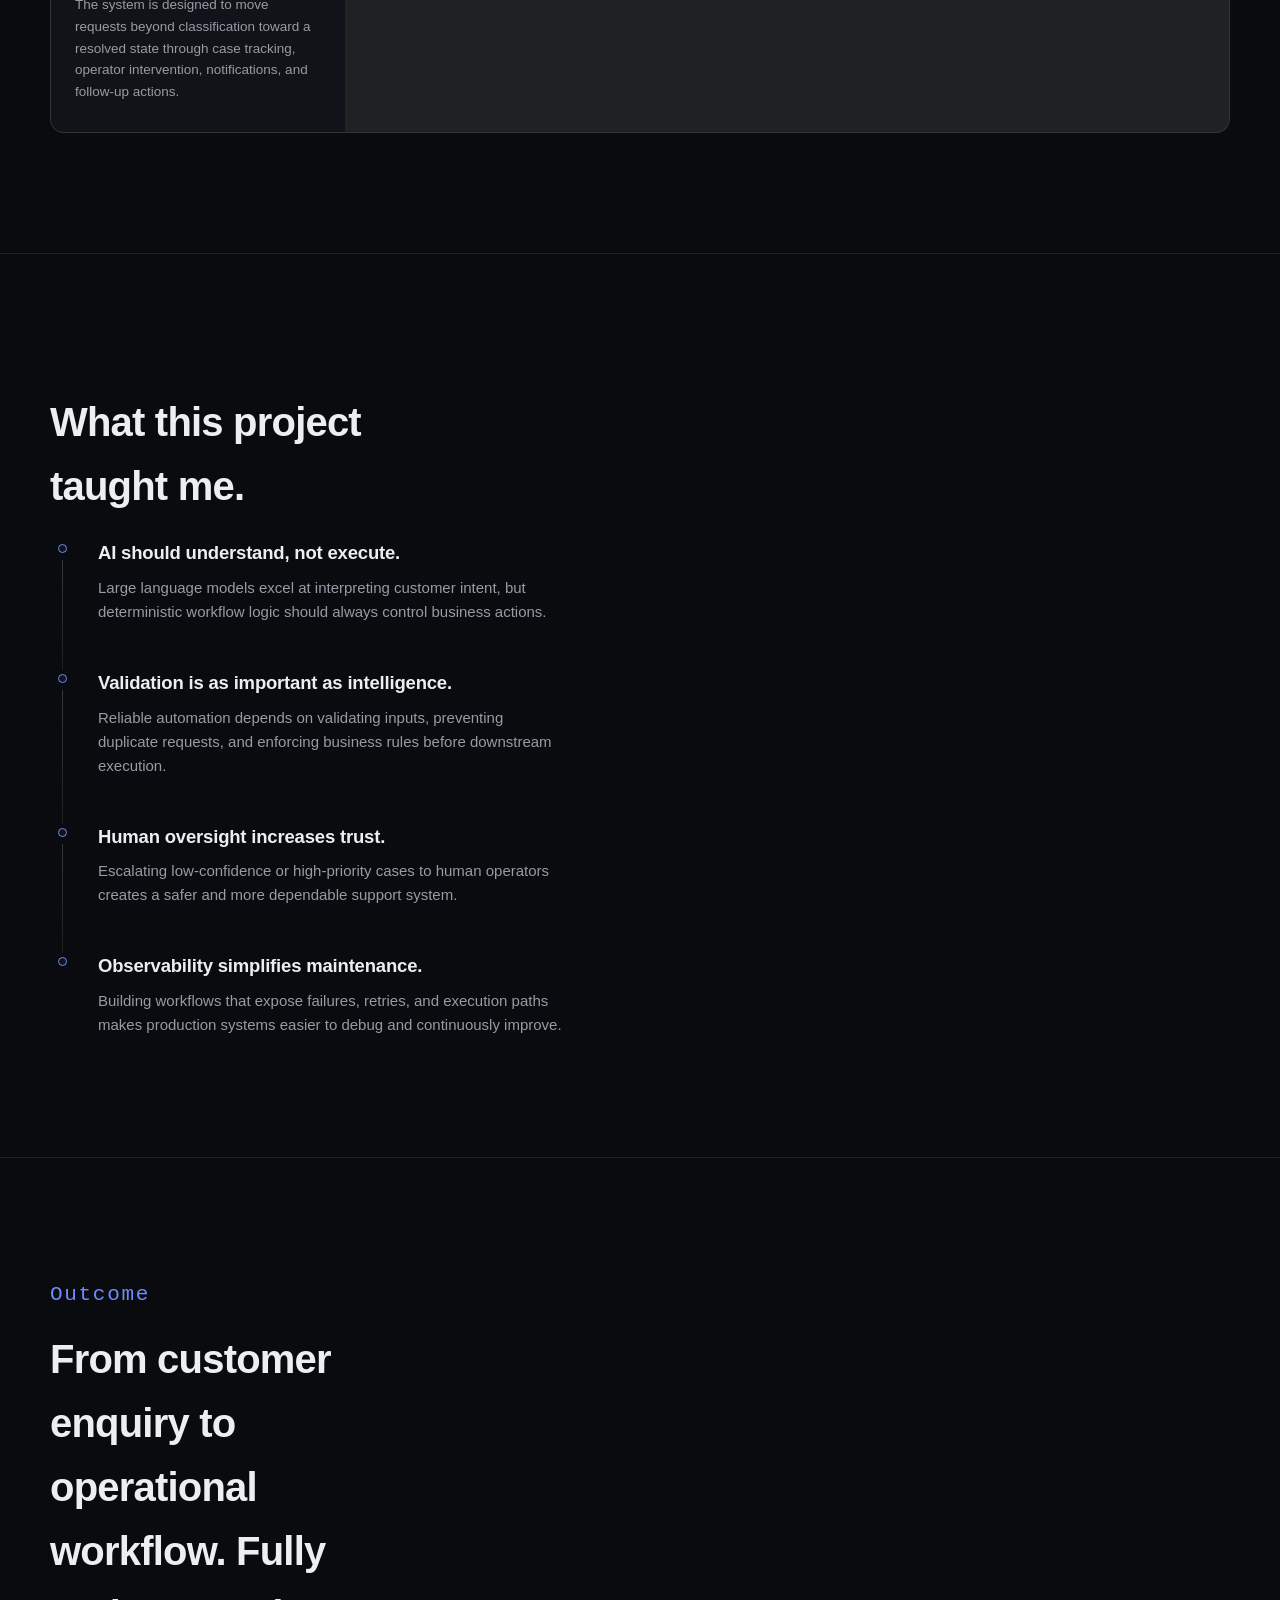
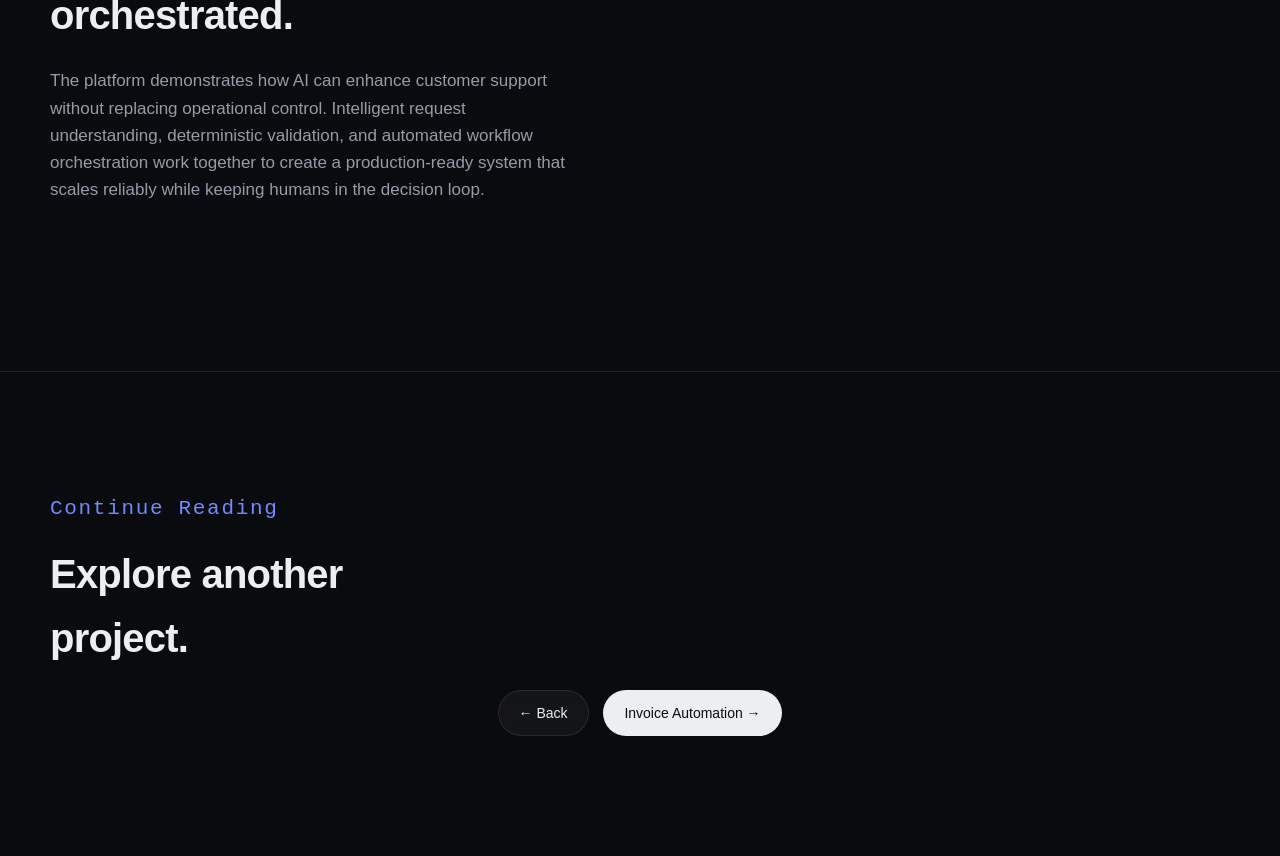
<file: case-study-support.html>
<!DOCTYPE html>
<html lang="en">
<head>
<meta charset="UTF-8">
<meta name="viewport" content="width=device-width, initial-scale=1.0">
    <link rel="icon" type="image/jpeg" href="images/rebzy-logo.jpg">

<link rel="canonical" href="https://rebzysolutions.online/case-study-support.html">

<meta name="description" content="Case study: a multimodal AI customer support platform built to classify requests, prevent duplicate cases, route conversations, and keep human operators in control.">

<meta property="og:title" content="AI Customer Support Platform — Rebzy Solutions">
<meta property="og:description" content="A multimodal AI customer support platform built for request classification, deterministic validation, routing, duplicate prevention, and human escalation.">
<meta property="og:url" content="https://rebzysolutions.online/case-study-support.html">
<meta property="og:type" content="article">
<meta property="og:image" content="https://rebzysolutions.online/images/customer-support.png">

<meta name="twitter:card" content="summary_large_image">
<meta name="twitter:title" content="AI Customer Support Platform — Rebzy Solutions">
<meta name="twitter:description" content="A multimodal AI customer support platform built for request classification, deterministic validation, routing, duplicate prevention, and human escalation.">
<meta name="twitter:image" content="https://rebzysolutions.online/images/customer-support.png">

<title>AI Customer Support Platform — Rebzy Solutions</title>

<link rel="stylesheet" href="style 4.css">
</head>

<body>
    <div class="grid-bg" aria-hidden="true"></div>
<div class="grid-vignette" aria-hidden="true"></div>
<header class="nav" id="nav">
  <div class="nav-inner">
    <a href="index.html" class="nav-mark" aria-label="Home">
     <img src="images/rebzy-r-transparent.png" alt="Rebzy" class="nav-logo">
      <span>Rebzy</span>
    </a>
   <nav class="nav-links">
  <a href="index.html#philosophy">Principles</a>
  <a href="index.html#capabilities">Services</a>
  <a href="index.html#process">Workflow</a>
  <a href="index.html#work">Projects</a>
  <a href="index.html#stack">Technology</a>
</nav>

<a href="index.html#contact">Start a project</a>

<button class="nav-toggle" id="navToggle" aria-label="Open menu" aria-expanded="false">
  <span></span><span></span><span></span>
</button>

</div>

<nav class="nav-mobile" id="navMobile">
  <a href="index.html#philosophy">Principles</a>
  <a href="index.html#capabilities">Services</a>
  <a href="index.html#process">Workflow</a>
  <a href="index.html#work">Projects</a>
  <a href="index.html#stack">Technology</a>
  <a href="index.html#contact" class="btn btn-primary">Start a project</a>
</nav>

</header>

    <main class="case-study">

  <section class="case-hero">
    <div class="section-inner">

      <p class="section-eyebrow">
        Case Study / AI Customer Support Platform
      </p>

      <h1 class="case-title">
        AI Customer Support Platform
      </h1>

      <p class="case-subtitle">
        Built a multimodal AI support platform that classifies customer requests, routes conversations, prevents duplicate cases, and keeps human operators in control through deterministic workflow orchestration.
      </p>

      <div class="case-meta">

        <div class="meta-item">
          <span>Industry</span>
          <strong>Business Operations</strong>
        </div>

        <div class="meta-item">
          <span>Role</span>
          <strong>AI Systems Engineer</strong>
        </div>

        <div class="meta-item">
    <span>Stack</span>

    <div class="case-stack">

        <img src="images/n8n.png" alt="n8n" class="case-stack-logo">

        <img src="images/OpenAI.png" alt="OpenAI" class="case-stack-logo">

        <img src="images/javascript.png" alt="JavaScript" class="case-stack-logo">

        <img src="images/telegram.png" alt="Telegram" class="case-stack-logo">

        <img src="images/gmail.png" alt="Gmail" class="case-stack-logo">

        <img src="images/Google sheets.png" alt="Google Sheets" class="case-stack-logo">

    </div>
</div>

      <img
        src="images/customer workflow.jpg"
        alt="AI Customer Support Platform"
        class="case-image"
      >

    </div>
  </section>

  <section class="section">

  <div class="section-inner">

    <p class="section-eyebrow">The Problem</p>

<h2 class="section-title">
  Customer requests come in formats like text, audio, images, and documents, causing standard automation to break down.
</h2>

    <p class="section-lede">
      Every enquiry required manual review before an agent could respond.
      Low-quality leads consumed valuable time, high-quality opportunities
      were delayed, and inconsistent decision making reduced sales efficiency.
    </p>

    <div class="problem-grid">

      <div class="problem-card">
        <h3>Operational Challenge</h3>

        <ul>
          <li>Customer enquiries arrived through multiple channels.</li>
          <li>Duplicate tickets increased manual workload.</li>
          <li>Operators spent time classifying repetitive requests.</li>
          <li>Follow-ups were inconsistent across cases.</li>
        </ul>
      </div>

      <div class="problem-card">

        <h3>System Objectives</h3>

        <ul>
          <li>Build a single intake pipeline capable of handling inputs of all types ( Texts, Audio, Images, Docs, etc...)</li>
          <li>Ensure AI performs request understanding while deterministic workflow logic governs every business action.</li>
          <li>Prevent duplicate tickets and invalid submission before they reach downstream systems.</li>
          <li>Keep human operators in control by routing low-confidence or high-priority cases for review before execution.</li>
        </ul>

      </div>

    </div>

  </div>

</section>

<section class="section">

  <div class="section-inner">

   <p class="section-eyebrow">Architecture</p>

<h2 class="section-title">
System architecture designed for reliable AI-assisted customer support.
</h2>

    <p class="section-lede">
The platform separates AI reasoning from workflow execution, allowing customer requests to be classified intelligently while deterministic automation governs routing, validation, notifications, and CRM integration.
</p>

    <div class="principle-grid">

      <div class="principle-card">
        <span class="principle-check">✓</span>
       <h3>Multimodal Intake</h3>

<p>
The platform accepts text, voice notes, images, and documents through a unified entry point, normalizing every request before AI processing begins.
</p>
      </div>

      <div class="principle-card">
        <span class="principle-check">✓</span>
        <h3>Deterministic Validation</h3>

<p>
AI extracts intent and structured data, while workflow logic validates inputs, blocks duplicate requests, and enforces business rules before execution.
</p>
      </div>

      <div class="principle-card">
        <span class="principle-check">✓</span>
        <h3>Intelligent Routing</h3>

<p>
Validated requests are automatically classified, prioritised, and routed to the correct CRM pipeline, support queue, or notification workflow.
</p>
      </div>

      <div class="principle-card">
        <span class="principle-check">✓</span>
        <h3>Human-in-the-Loop</h3>

<p>
Low-confidence predictions and high-priority cases are escalated for manual review, ensuring automation remains transparent, reliable, and accountable.
</p>
      </div>

      <div class="principle-card">
        <span class="principle-check">✓</span>
        <h3>CRM Routing</h3>
        <p>Qualified leads are automatically written into the CRM pipeline.</p>
      </div>

      <div class="principle-card">
        <span class="principle-check">✓</span>
        <h3>Alerts & Logging</h3>
        <p>High-priority enquiries trigger notifications while every workflow run is logged for traceability.</p>
      </div>

    </div>

  </div>

</section>

<section class="section">

  <div class="section-inner">

    <p class="section-eyebrow">Workflow</p>

<h2 class="section-title">
End-to-end customer support workflow.
</h2>

<p class="section-lede">
Every customer request moves through a deterministic automation pipeline before reaching the appropriate support team, ensuring consistent classification, validation, routing, and follow-up.
</p>

    <div class="workflow-preview">

      <img
        src="images/customer workflow canvas.png"
        alt="AI Customer Support Platform"
        class="workflow-image"
      >

    </div>

    <div class="workflow-steps">

  <div class="workflow-step">
    <span>01</span>
    <div>
      <h3>Request Received</h3>
      <p>Customer submits a message, voice note, image, or document through the support platform.</p>
    </div>
  </div>

  <div class="workflow-step">
    <span>02</span>
    <div>
      <h3>AI Classification</h3>
      <p>The language model analyzes the request, extracts intent, determines priority, and generates structured metadata for downstream processing.</p>
    </div>
  </div>

  <div class="workflow-step">
    <span>03</span>
    <div>
      <h3>Validation Layer</h3>
      <p>Deterministic JavaScript logic validates required fields, prevents duplicate tickets, and enforces business rules before execution.</p>
    </div>
  </div>

  <div class="workflow-step">
    <span>04</span>
    <div>
      <h3>CRM Integration</h3>
      <p>Validated requests are routed to the CRM, assigned automatically, and trigger notifications or human review where required.</p>
    </div>
  </div>

</div>
  </div>

</section>

<section class="section">

  <div class="section-inner">

   <p class="section-eyebrow"></p>

<h2 class="section-title">
Design decisions that made the support system production-ready.
</h2>

<p class="section-lede">
The platform was built as an operational support system rather than a simple AI chatbot. Multimodal intake, AI classification, deterministic validation, priority escalation, case tracking, automated follow-ups, and human review work together to move each request toward resolution.
</p>

   <div class="principle-grid">

  <div class="principle-card">
    <span class="principle-check">✓</span>
    <h3>Multimodal Intake</h3>
    <p>
      Text, voice notes, images, and documents enter the same support workflow, giving customers one consistent channel for different types of requests.
    </p>
  </div>

  <div class="principle-card">
    <span class="principle-check">✓</span>
    <h3>AI Classification</h3>
    <p>
      The language model identifies intent, summarizes the issue, determines priority, and extracts structured information for the workflow to process.
    </p>
  </div>

  <div class="principle-card">
    <span class="principle-check">✓</span>
    <h3>Deterministic Validation</h3>
    <p>
      JavaScript validates AI outputs and required fields before execution, preventing malformed requests and keeping business rules outside the model.
    </p>
  </div>

  <div class="principle-card">
    <span class="principle-check">✓</span>
    <h3>Priority Escalation</h3>
    <p>
      High-priority cases are identified automatically and routed for faster operator attention instead of being treated like routine support requests.
    </p>
  </div>

  <div class="principle-card">
    <span class="principle-check">✓</span>
    <h3>Case State Tracking</h3>
    <p>
      Each support request can move through a defined lifecycle, making it possible to track active cases, pending actions, follow-ups, and resolution.
    </p>
  </div>

  <div class="principle-card">
    <span class="principle-check">✓</span>
    <h3>Automated Follow-up Engine</h3>
    <p>
      Cases that require a later response can trigger follow-up workflows automatically, reducing the chance of unresolved requests being forgotten.
    </p>
  </div>

  <div class="principle-card">
    <span class="principle-check">✓</span>
    <h3>Duplicate Prevention</h3>
    <p>
      Workflow logic checks incoming requests before creating new cases, reducing duplicate tickets and unnecessary work for support operators.
    </p>
  </div>

  <div class="principle-card">
    <span class="principle-check">✓</span>
    <h3>Human Escalation</h3>
    <p>
      Complex, uncertain, or high-impact cases can be handed to human operators instead of forcing the AI to make a decision outside its confidence or authority.
    </p>
  </div>

  <div class="principle-card">
    <span class="principle-check">✓</span>
    <h3>Resolution-Oriented Workflow</h3>
    <p>
      The system is designed to move requests beyond classification toward a resolved state through case tracking, operator intervention, notifications, and follow-up actions.
    </p>
  </div>

</div>
  </div>

</section>

  </div>

</section>

<section class="section">

  <div class="section-inner">

    <p class="section-eyebrow"></p>

    <h2 class="section-title">
      What this project taught me.
    </h2>

    <div class="timeline">

  <div class="timeline-item">
    <span class="timeline-dot"></span>
    <div class="timeline-body">
      <h3>AI should understand, not execute.</h3>
      <p>Large language models excel at interpreting customer intent, but deterministic workflow logic should always control business actions.</p>
    </div>
  </div>

  <div class="timeline-item">
    <span class="timeline-dot"></span>
    <div class="timeline-body">
      <h3>Validation is as important as intelligence.</h3>
      <p>Reliable automation depends on validating inputs, preventing duplicate requests, and enforcing business rules before downstream execution.</p>
    </div>
  </div>

  <div class="timeline-item">
    <span class="timeline-dot"></span>
    <div class="timeline-body">
      <h3>Human oversight increases trust.</h3>
      <p>Escalating low-confidence or high-priority cases to human operators creates a safer and more dependable support system.</p>
    </div>
  </div>

  <div class="timeline-item">
    <span class="timeline-dot"></span>
    <div class="timeline-body">
      <h3>Observability simplifies maintenance.</h3>
      <p>Building workflows that expose failures, retries, and execution paths makes production systems easier to debug and continuously improve.</p>
    </div>
  </div>

</div>

  </div>

</section>

<section class="section">

  <div class="section-inner">

    <p class="section-eyebrow">Outcome</p>

<h2 class="section-title">
From customer enquiry to operational workflow. Fully orchestrated.
</h2>

<p class="section-lede">
The platform demonstrates how AI can enhance customer support without replacing operational control. Intelligent request understanding, deterministic validation, and automated workflow orchestration work together to create a production-ready system that scales reliably while keeping humans in the decision loop.
</p>
  </div>

</section>

<section class="section">

  <div class="section-inner">

    <p class="section-eyebrow">Continue Reading</p>

    <h2 class="section-title">
      Explore another project.
    </h2>

    <div class="contact-actions">

      <a href="case-study-lead.html" class="btn btn-ghost">
        ← Back
      </a>

      <a href="case-study-invoice.html" class="btn btn-primary">
        Invoice Automation →
      </a>

    </div>

  </div>

</section>
</main>

<script src="main3.js" defer></script>
</body>
</html>
</file>
<file: style 4.css>
/* =============================================================
   TOKENS
   ============================================================= */
:root{
  --bg: #0a0b0e;
  --bg-elevated: #111319;
  --surface: rgba(255,255,255,0.045);
  --surface-hover: rgba(255,255,255,0.075);
  --border: rgba(255,255,255,0.09);
  --border-strong: rgba(255,255,255,0.18);
  --text: #edeef1;
  --text-dim: #979ba6;
  --text-faint: #5c6070;
  --accent: #6c8cff;
  --accent-bright: #8fa6ff;
  --accent-soft: rgba(108,140,255,0.14);
  --signal: #ffb454;

  --font-display: 'Space Grotesk', 'Inter', sans-serif;
  --font-body: 'Inter', -apple-system, BlinkMacSystemFont, sans-serif;
  --font-mono: 'JetBrains Mono', ui-monospace, monospace;

  --max-w: 1180px;
  --radius: 14px;
  --radius-sm: 8px;
  --ease: cubic-bezier(.16,.8,.24,1);
}

*,*::before,*::after{ box-sizing:border-box; }
html{ scroll-behavior:smooth; }
@media (prefers-reduced-motion: reduce){
  html{ scroll-behavior:auto; }
  *,*::before,*::after{ animation-duration:0.001ms !important; animation-iteration-count:1 !important; transition-duration:0.001ms !important; scroll-behavior:auto !important; }
}

body{
  margin:0;
  background:var(--bg);
  color:var(--text);
  font-family:var(--font-body);
  font-size:16px;
  line-height:1.6;
  -webkit-font-smoothing:antialiased;
  overflow-x:hidden;
}

h1,h2,h3{
  font-family:var(--font-display);
  font-weight:600;
  letter-spacing:-0.02em;
  margin:0;
  color:var(--text);
}

p{ margin:0; color:var(--text-dim); }

a{ color:inherit; text-decoration:none; }

img{ max-width:100%; display:block; }

::selection{ background:var(--accent-soft); color:var(--text); }

:focus-visible{
  outline:2px solid var(--accent);
  outline-offset:3px;
  border-radius:4px;
}

/* =============================================================
   BLUEPRINT GRID BACKGROUND
   ============================================================= */
.grid-bg{
  position:fixed;
  inset:0;
  z-index:0;
  pointer-events:none;
  background-image:
    linear-gradient(to right, rgba(255,255,255,0.05) 1px, transparent 1px),
    linear-gradient(to bottom, rgba(255,255,255,0.05) 1px, transparent 1px),
    linear-gradient(to right, rgba(255,255,255,0.02) 1px, transparent 1px),
    linear-gradient(to bottom, rgba(255,255,255,0.02) 1px, transparent 1px);
  background-size: 96px 96px, 96px 96px, 24px 24px, 24px 24px;
  background-position:center;
  mask-image: radial-gradient(ellipse 80% 60% at 50% 0%, black 40%, transparent 90%);
  -webkit-mask-image: radial-gradient(ellipse 80% 60% at 50% 0%, black 40%, transparent 90%);
}

.grid-vignette{
  position:fixed;
  inset:0;
  z-index:0;
  pointer-events:none;
  background:
    radial-gradient(600px 400px at 15% -5%, rgba(108,140,255,0.10), transparent 60%),
    radial-gradient(500px 400px at 85% 10%, rgba(108,140,255,0.06), transparent 60%);
}

main, header, footer{ position:relative; z-index:1; }

/* =============================================================
   LAYOUT HELPERS
   ============================================================= */
.section{ padding:120px 24px; border-top:1px solid var(--border); }
.section-inner{ max-width:var(--max-w); margin:0 auto; }
.section-eyebrow{
  font-family:var(--font-mono);
  font-size:23px;
  color:var(--accent);
  letter-spacing:0.04em;
  margin:0 0 16px;
}
.section-title{
  font-size:clamp(28px, 4vw, 40px);
  margin-bottom:20px;
  max-width:16ch;
}
.section-lede{
  font-size:17px;
  max-width:56ch;
  margin-bottom:48px;
}

/* =============================================================
   NAV
   ============================================================= */
.nav{
  position:sticky;
  top:0;
  z-index:50;
  backdrop-filter:blur(14px);
  -webkit-backdrop-filter:blur(14px);
  background:rgba(10,11,14,0.65);
  border-bottom:1px solid var(--border);
}
.nav-inner{
  max-width:var(--max-w);
  margin:0 auto;
  padding:16px 24px;
  display:flex;
  align-items:center;
  justify-content:space-between;
  gap:24px;
}
.nav-mark{
  display:flex;
  align-items:center;
  gap:10px;
  color:var(--text);
  font-family:var(--font-mono);
  font-size:15px;
  letter-spacing:0.02em;
}
.nav-mark svg{ color:var(--accent); }
.nav-logo{
  width:28px;
  height:28px;
  object-fit:contain;
  display:block;
}
.nav-links{
  display:flex;
  gap:32px;
  margin-right:auto;
  margin-left:48px;
}
.nav-links a{
  font-size:14px;
  color:var(--text-dim);
  transition:color .2s var(--ease);
}
.nav-links a:hover{ color:var(--text); }
.nav-cta{ flex-shrink:0; }
.nav-toggle{
  display:none;
  width:36px; height:36px;
  background:none; border:none; cursor:pointer;
  flex-direction:column; align-items:center; justify-content:center; gap:5px;
}
.nav-toggle span{
  width:20px; height:1.5px; background:var(--text);
  transition:transform .25s var(--ease), opacity .25s var(--ease);
}
.nav-mobile{
  display:none;
  flex-direction:column;
  gap:2px;
  padding:8px 24px 24px;
  border-top:1px solid var(--border);
}
.nav-mobile a{
  padding:14px 4px;
  font-size:15px;
  color:var(--text-dim);
  border-bottom:1px solid var(--border);
}
.nav-mobile .btn{ margin-top:16px; text-align:center; }

/* =============================================================
   BUTTONS
   ============================================================= */
.btn{
  display:inline-flex;
  align-items:center;
  justify-content:center;
  gap:8px;
  padding:11px 20px;
  border-radius:999px;
  font-size:14px;
  font-weight:500;
  white-space:nowrap;
  transition:transform .2s var(--ease), background .2s var(--ease), border-color .2s var(--ease);
  border:1px solid transparent;
}
.btn-primary{
  background:var(--text);
  color:var(--bg);
}
.btn-primary:hover{ transform:translateY(-1px); background:var(--accent-bright); color:#06070a; }
.btn-ghost{
  background:var(--surface);
  border-color:var(--border);
  color:var(--text);
  backdrop-filter:blur(10px);
}
.btn-ghost:hover{ background:var(--surface-hover); border-color:var(--border-strong); transform:translateY(-1px); }

/* =============================================================
   HERO
   ============================================================= */
.hero{
  position:relative;
  padding:150px 24px 120px;
  min-height:94vh;
  display:flex;
  align-items:center;
  overflow:hidden;
}

/* soft gradient mesh, sits above the base grid, behind copy */
.hero-field{
  position:absolute;
  inset:0;
  z-index:0;
  pointer-events:none;
  background:
    radial-gradient(680px 480px at 8% 20%, rgba(108,140,255,0.16), transparent 62%),
    radial-gradient(520px 420px at 78% 8%, rgba(108,140,255,0.10), transparent 60%),
    radial-gradient(420px 360px at 88% 70%, rgba(255,180,84,0.06), transparent 65%);
  animation:meshbreathe 12s ease-in-out infinite;
}
@keyframes meshbreathe{
  0%, 100%{ opacity:1; }
  50%{ opacity:.7; }
}

.hero-inner{
  position:relative;
  z-index:1;
  max-width:var(--max-w);
  margin:0 auto;
  width:100%;
  display:grid;
  grid-template-columns:1.05fr 0.95fr;
  gap:32px;
  align-items:center;
}

.eyebrow{
  display:inline-flex;
  align-items:center;
  gap:10px;
  font-family:var(--font-mono);
  font-size:12.5px;
  font-weight:500;
  color:var(--text-dim);
  letter-spacing:0.08em;
  text-transform:uppercase;
  margin:0 0 40px;
  animation:rise .8s var(--ease) both;
}
.eyebrow-bar{
  width:28px; height:1px;
  background:linear-gradient(90deg, var(--accent), transparent);
  position:relative;
}
.eyebrow-bar::after{
  content:'';
  position:absolute; top:-1.5px; left:0;
  width:4px; height:4px; border-radius:50%;
  background:var(--accent);
  animation:barrun 2.8s ease-in-out infinite;
}
@keyframes barrun{
  0%, 100%{ left:0; opacity:0; }
  10%{ opacity:1; }
  90%{ opacity:1; }
  50%{ left:24px; }
}

.hero-title{
  font-size:clamp(46px, 6.6vw, 88px);
  line-height:1.02;
  letter-spacing:-0.03em;
  font-weight:600;
  margin-bottom:32px;
  animation:rise .8s var(--ease) .08s both;
}
.hero-title-accent{
  background:linear-gradient(100deg, var(--accent-bright) 10%, #b9c6ff 45%, var(--accent) 80%);
  background-size:200% auto;
  -webkit-background-clip:text;
  background-clip:text;
  color:transparent;
  animation:gradientshift 7s ease-in-out infinite;
}
@keyframes gradientshift{
  0%, 100%{ background-position:0% center; }
  50%{ background-position:100% center; }
}

.hero-sub{
  font-size:19px;
  line-height:1.65;
  color:var(--text-dim);
  max-width:44ch;
  margin-bottom:48px;
  animation:rise .8s var(--ease) .16s both;
}

.hero-actions{
  display:flex;
  gap:16px;
  flex-wrap:wrap;
  animation:rise .8s var(--ease) .24s both;
}
.hero-actions .btn{
  padding:14px 26px;
  font-size:15px;
}

@keyframes rise{
  from{ opacity:0; transform:translateY(16px); }
  to{ opacity:1; transform:translateY(0); }
}

/* =============================================================
   HERO NODE GRAPH — system diagram, not decoration
   ============================================================= */
.hero-graph{
  position:relative;
  aspect-ratio:520/560;
  animation:rise 1.1s var(--ease) .3s both;
}
.graph-svg{ width:100%; height:100%; overflow:visible; }

.hero-graph-coord{
  position:absolute;
  font-family:var(--font-mono);
  font-size:11px;
  letter-spacing:0.06em;
  color:var(--text-faint);
  opacity:.8;
}
.hgc-tl{ top:-8px; left:0; }
.hgc-br{ bottom:-4px; right:0; color:var(--accent); opacity:.9; }

.graph-edge{
  fill:none;
  stroke:var(--border-strong);
  stroke-width:1.2;
  stroke-dasharray:4 6;
  animation:flow 4s linear infinite;
}
.graph-pulse{
  fill:var(--accent-bright);
  filter:drop-shadow(0 0 4px rgba(108,140,255,0.9));
}
.graph-pulse--signal{
  fill:var(--signal);
  filter:drop-shadow(0 0 4px rgba(255,180,84,0.9));
}

.graph-node circle{
  fill:var(--bg-elevated);
  stroke:var(--accent);
  stroke-width:1.5;
  cursor:pointer;
  transform-origin:center;
  transform-box:fill-box;
  animation:nodepop 4.2s var(--ease) infinite;
  transition:stroke-width .2s var(--ease);
}
.graph-node.is-signal circle{ stroke:var(--signal); }
.graph-node.is-hub circle{ animation-duration:3.2s; }

/* hover / focus tooltip */
.graph-tooltip{
  opacity:0;
  transform:scale(.94) translateY(3px);
  transform-origin:center;
  transition:opacity .18s var(--ease), transform .18s var(--ease);
  pointer-events:none;
}
.graph-tooltip rect{
  fill:var(--bg-elevated);
  stroke:var(--border-strong);
  stroke-width:1;
}
.graph-tooltip text{
  font-family:var(--font-mono);
  font-size:11px;
  letter-spacing:0.03em;
  fill:var(--text);
  text-anchor:middle;
  dominant-baseline:middle;
}
.graph-node:hover .graph-tooltip,
.graph-node:focus-visible .graph-tooltip{
  opacity:1;
  transform:scale(1) translateY(0);
}
.graph-node:hover circle,
.graph-node:focus-visible circle{
  stroke-width:2.4;
}
.graph-node:focus-visible{ outline:none; }
.graph-node:focus-visible circle{
  filter:drop-shadow(0 0 8px rgba(108,140,255,0.7));
}

.n1 circle{ animation-delay:0s; }
.n2 circle{ animation-delay:.35s; }
.n3 circle{ animation-delay:1s; }
.n4 circle{ animation-delay:1.3s; }
.n5 circle{ animation-delay:1.9s; }
.n6 circle{ animation-delay:2.5s; }
.n7 circle{ animation-delay:2.8s; }

@keyframes flow{
  to{ stroke-dashoffset:-120; }
}
@keyframes nodepop{
  0%, 100%{ transform:scale(1); filter:drop-shadow(0 0 0 rgba(108,140,255,0)); }
  50%{ transform:scale(1.3); filter:drop-shadow(0 0 7px rgba(108,140,255,0.55)); }
}

.hero-credibility{
  font-family:var(--font-mono);
  font-size:13.5px;
  color:var(--text-faint);
  letter-spacing:0.01em;
  max-width:44ch;
  line-height:1.6;
  margin:0 0 40px;
  padding-left:16px;
  border-left:2px solid var(--border-strong);
  animation:rise .8s var(--ease) .2s both;
}

/* =============================================================
   TIMELINE — Philosophy
   ============================================================= */
.timeline{
  position:relative;
  max-width:760px;
}
.timeline-item{
  position:relative;
  display:grid;
  grid-template-columns:24px 1fr;
  gap:24px;
  padding-bottom:44px;
}
.timeline-item:last-child{ padding-bottom:0; }
.timeline-dot{
  position:relative;
  width:9px; height:9px;
  border-radius:50%;
  background:var(--bg-elevated);
  border:1.5px solid var(--accent);
  margin-top:6px;
  justify-self:center;
}
.timeline-item:not(:last-child)::before{
  content:'';
  position:absolute;
  left:11.5px;
  top:22px;
  bottom:-2px;
  width:1px;
  background:linear-gradient(to bottom, var(--border-strong), var(--border));
}
.timeline-body h3{
  font-size:18.5px;
  margin-bottom:8px;
  letter-spacing:-0.01em;
}
.timeline-body p{ font-size:15px; max-width:56ch; }

/* =============================================================
   PRODUCTION PRINCIPLES
   ============================================================= */
.principle-grid{
  display:grid;
  grid-template-columns:repeat(4, 1fr);
  gap:1px;
  background:var(--border);
  border:1px solid var(--border);
  border-radius:var(--radius);
  overflow:hidden;
}
.principle-card{
  background:var(--bg-elevated);
  padding:30px 24px;
  transition:background .25s var(--ease), transform .25s var(--ease);
}
.principle-card:hover{ background:var(--surface-hover); transform:translateY(-2px); }
.principle-check{
  display:inline-flex;
  align-items:center;
  justify-content:center;
  width:26px; height:26px;
  border-radius:7px;
  border:1px solid var(--border-strong);
  color:var(--accent);
  font-size:13px;
  margin-bottom:18px;
}
.principle-card h3{ font-size:15px; margin-bottom:8px; letter-spacing:-0.005em; }
.principle-card p{ font-size:13.5px; }

/* =============================================================
   ARCHITECTURE
   ============================================================= */
.arch-flow{
  position:relative;
  display:flex;
  flex-direction:column;
  align-items:center;
  max-width:420px;
  margin:0 auto;
  padding:8px 0;
}
.arch-flow::before{
  content:'';
  position:absolute;
  left:50%;
  top:22px;
  bottom:22px;
  width:1px;
  background:repeating-linear-gradient(to bottom, var(--border-strong) 0 4px, transparent 4px 9px);
  transform:translateX(-50%);
}
.arch-flow::after{
  content:'';
  position:absolute;
  left:50%;
  top:0;
  width:5px; height:5px;
  border-radius:50%;
  background:var(--accent-bright);
  box-shadow:0 0 8px 1px rgba(108,140,255,0.7);
  transform:translateX(-50%);
  animation:archpulse 4.5s linear infinite;
}
@keyframes archpulse{
  0%{ top:0; opacity:0; }
  8%{ opacity:1; }
  92%{ opacity:1; }
  100%{ top:100%; opacity:0; }
}
.arch-step{
  position:relative;
  z-index:1;
  display:flex;
  align-items:center;
  gap:12px;
  background:var(--bg-elevated);
  border:1px solid var(--border);
  border-radius:999px;
  padding:11px 22px;
  margin:6px 0;
  transition:border-color .25s var(--ease), transform .25s var(--ease);
}
.arch-step:hover{ border-color:var(--border-strong); transform:translateY(-1px); }
.arch-step.is-signal{ border-color:rgba(255,180,84,0.35); }
.arch-num{
  font-family:var(--font-mono);
  font-size:11px;
  color:var(--text-faint);
}
.arch-label{ font-size:14.5px; color:var(--text); }

/* =============================================================
   WORK THUMB LABEL
   ============================================================= */
.work-thumb{ position:relative; }
.work-thumb-label{
  position:absolute;
  bottom:14px; left:14px;
  font-family:var(--font-mono);
  font-size:11.5px;
  letter-spacing:0.04em;
  color:var(--text-dim);
  background:rgba(10,11,14,0.7);
  border:1px solid var(--border);
  backdrop-filter:blur(6px);
  padding:5px 11px;
  border-radius:999px;
}

/* =============================================================
   STACK — grouped, monochrome marks
   ============================================================= */
.stack-groups{
  display:grid;
  grid-template-columns:repeat(3, 1fr);
  gap:36px 32px;
}
.stack-group-label{
  font-family:var(--font-mono);
  font-size:11.5px;
  letter-spacing:0.06em;
  text-transform:uppercase;
  color:var(--text-faint);
  margin-bottom:14px;
}
.stack-chip{
  display:flex;
  align-items:center;
  gap:10px;
  font-size:14.5px;
  color:var(--text-dim);
  padding:9px 0;
  border-top:1px solid var(--border);
  transition:color .2s var(--ease);
}
.stack-chip:hover{ color:var(--text); }
.stack-mark{
  display:inline-flex;
  align-items:center;
  justify-content:center;
  width:26px; height:26px;
  border-radius:7px;
  border:1px solid var(--border-strong);
  font-family:var(--font-mono);
  font-size:10px;
  letter-spacing:0.01em;
  color:var(--text-dim);
  flex-shrink:0;
}

/* contact copy width overrides */
.contact-title{ max-width:18ch; }
.contact-lede{ max-width:48ch; }



.hero-scroll-cue{
  position:absolute;
  bottom:28px;
  left:50%;
  transform:translateX(-50%);
  width:22px; height:34px;
  border:1.5px solid var(--border-strong);
  border-radius:12px;
  display:flex;
  justify-content:center;
  padding-top:6px;
}
.hero-scroll-cue span{
  width:3px; height:6px;
  border-radius:2px;
  background:var(--text-dim);
  animation:scrollcue 1.8s ease-in-out infinite;
}
@keyframes scrollcue{
  0%{ opacity:0; transform:translateY(0); }
  30%{ opacity:1; }
  100%{ opacity:0; transform:translateY(10px); }
}


/* =============================================================
   CAPABILITIES
   ============================================================= */
.cap-grid{
  display:grid;
  grid-template-columns:repeat(4, 1fr);
  gap:1px;
  background:var(--border);
  border:1px solid var(--border);
  border-radius:var(--radius);
  overflow:hidden;
}
.cap-card{
  background:var(--bg-elevated);
  padding:32px 26px;
  transition:background .25s var(--ease);
}
.cap-card:hover{ background:var(--surface-hover); }
.cap-icon{
  width:44px; height:44px;
  border-radius:10px;
  display:flex; align-items:center; justify-content:center;
  background:var(--accent-soft);
  color:var(--accent);
  margin-bottom:20px;
}
.cap-card h3{ font-size:16.5px; margin-bottom:10px; }
.cap-card p{ font-size:14.5px; }

/* =============================================================
   PROCESS
   ============================================================= */
.process-list{
  list-style:none;
  margin:0; padding:0;
  display:flex;
  flex-direction:column;
}
.process-step{
  display:grid;
  grid-template-columns:80px 1fr;
  gap:28px;
  padding:36px 0;
  border-top:1px solid var(--border);
  position:relative;
}
.process-step:last-child{ border-bottom:1px solid var(--border); }
.process-num{
  font-family:var(--font-mono);
  font-size:14px;
  color:var(--text-faint);
  padding-top:3px;
}
.process-body h3{ font-size:21px; margin-bottom:10px; }
.process-body p{ max-width:58ch; font-size:15.5px; }

/* =============================================================
   WORK
   ============================================================= */
.work-grid{
  display:grid;
  grid-template-columns:repeat(3, 1fr);
  gap:24px;
}
.work-card{
  display:flex;
  flex-direction:column;
  border:1px solid var(--border);
  border-radius:var(--radius);
  overflow:hidden;
  background:var(--surface);
  backdrop-filter:blur(10px);
  transition:transform .25s var(--ease), border-color .25s var(--ease);
}
.work-card:hover{ transform:translateY(-4px); border-color:var(--border-strong); }
.work-thumb{
  aspect-ratio:16/10;
  background:var(--bg-elevated);
  border-bottom:1px solid var(--border);
  display:flex; align-items:center; justify-content:center;
  overflow:hidden;
}
.work-thumb img{ width:100%; height:100%; object-fit:cover; opacity:.7; }
.work-body{
  padding:22px 24px 26px;
  display:flex;
  flex-direction:column;
  flex:1;
}
.work-body h3{ font-size:18px; margin-bottom:8px; }
.work-body p{ font-size:14px; margin-bottom:18px; }
.work-tech{
  list-style:none;
  display:flex;
  flex-wrap:wrap;
  gap:8px;
  margin:0 0 20px;
  padding:0;
}
.work-tech li{
  font-family:var(--font-mono);
  font-size:11.5px;
  color:var(--text-dim);
  border:1px solid var(--border);
  background:var(--surface);
  padding:5px 11px;
  border-radius:999px;
}
.work-cta{
  display:inline-flex;
  align-items:center;
  gap:6px;
  font-size:14px;
  font-weight:500;
  color:var(--text);
  border-bottom:1px solid var(--border-strong);
  padding-bottom:2px;
  margin-top:auto;
  transition:gap .2s var(--ease), color .2s var(--ease), border-color .2s var(--ease);
}
.work-cta:hover{ gap:10px; color:var(--accent-bright); border-color:var(--accent); }

/* =============================================================
   STACK
   ============================================================= */
.stack-tags{
  display:flex;
  flex-wrap:wrap;
  gap:10px;
}
.tag{
  font-family:var(--font-mono);
  font-size:13.5px;
  color:var(--text-dim);
  border:1px solid var(--border);
  background:var(--surface);
  padding:9px 16px;
  border-radius:999px;
  transition:color .2s var(--ease), border-color .2s var(--ease);
}
.tag:hover{ color:var(--text); border-color:var(--border-strong); }

/* =============================================================
   CONTACT
   ============================================================= */
.section-contact{ padding-bottom:140px; }
.contact-card{
  border:1px solid var(--border);
  background:linear-gradient(180deg, var(--surface), rgba(255,255,255,0.015));
  backdrop-filter:blur(10px);
  border-radius:20px;
  padding:64px;
  text-align:center;
  display:flex;
  flex-direction:column;
  align-items:center;
}
.contact-card .section-eyebrow{ text-align:center; }
.contact-card .section-title{ max-width:20ch; }
.contact-card .section-lede{ text-align:center; margin-bottom:36px; }
.contact-actions{
  display:flex;
  gap:14px;
  flex-wrap:wrap;
  justify-content:center;
}

/* =============================================================
   FOOTER
   ============================================================= */
.footer{ border-top:1px solid var(--border); padding:28px 24px; }
.footer-inner{
  max-width:var(--max-w);
  margin:0 auto;
  display:flex;
  justify-content:space-between;
  flex-wrap:wrap;
  gap:8px;
  font-size:13px;
  color:var(--text-faint);
}

/* =============================================================
   SCROLL REVEAL
   ============================================================= */
.reveal{
  opacity:0;
  transform:translateY(20px);
  transition:opacity .7s var(--ease), transform .7s var(--ease);
}
.reveal.is-visible{
  opacity:1;
  transform:translateY(0);
}

/* =============================================================
   RESPONSIVE
   ============================================================= */
@media (max-width: 980px){
  .hero-inner{ grid-template-columns:1fr; }
  .hero-graph{ max-width:360px; margin:0 auto; order:-1; }
  .cap-grid{ grid-template-columns:repeat(2, 1fr); }
  .principle-grid{ grid-template-columns:repeat(2, 1fr); }
  .stack-groups{ grid-template-columns:repeat(2, 1fr); }
  .work-grid{ grid-template-columns:1fr 1fr; }
}

@media (max-width: 760px){
  .nav-inner{ padding:4px 20px; }
  .nav-links{ display:none; }
  .nav-cta{ display:none; }
  .nav-toggle{ display:flex; }
  .nav-mobile.is-open{ display:flex; }
  .section{ padding:80px 20px; }
  .hero{ padding:72px 20px 56px; min-height:auto; }
  .hero-title{ margin-bottom:24px; }
  .hero-sub{ margin-bottom:36px; }
  .hero-credibility{ margin-bottom:32px; }
  .timeline-item{ grid-template-columns:18px 1fr; gap:16px; }
  .timeline-item:not(:last-child)::before{ left:8.5px; }
  .cap-grid{ grid-template-columns:1fr; }
  .principle-grid{ grid-template-columns:1fr; }
  .process-step{ grid-template-columns:40px 1fr; gap:16px; }
  .arch-flow{ max-width:100%; }
  .arch-step{ width:100%; }
  .stack-groups{ grid-template-columns:1fr; gap:28px; }
  .work-grid{ grid-template-columns:1fr; }
  .contact-card{ padding:40px 24px; }
  .footer-inner{ flex-direction:column; text-align:center; }
}

.nav-toggle.is-open span:nth-child(1){ transform:translateY(6.5px) rotate(45deg); }
.nav-toggle.is-open span:nth-child(2){ opacity:0; }
.nav-toggle.is-open span:nth-child(3){ transform:translateY(-6.5px) rotate(-45deg); }

/* ==========================
   CASE STUDY IMAGES
========================== */

.workflow-image{
    width:88%;
    max-width:900px;
    margin:0 auto;
    display:block;
    border:1px solid var(--border);
    border-radius:var(--radius);
}

/* Workflow section spacing */

.workflow-step{
    display:grid;
    grid-template-columns:56px 1fr;
    gap:20px;
    padding:36px 0;
    border-top:1px solid var(--border);
}

.workflow-step h3{
    font-size:17px;
    margin-bottom:10px;
}

/* =========================================================
   CASE STUDY POLISH
   ========================================================= */

/* Hero metadata */
.case-meta{
  display:flex;
  flex-wrap:wrap;
  gap:48px;
  padding:28px 0;
  margin-bottom:56px;
  border-top:1px solid var(--border);
  border-bottom:1px solid var(--border);
}

.meta-item{
  display:flex;
  flex-direction:column;
  gap:10px;
  min-width:180px;
}

.meta-item span{
  font-family:var(--font-mono);
  font-size:12px;
  font-weight:500;
  letter-spacing:.08em;
  text-transform:uppercase;
  color:var(--text-faint);
}

.meta-item strong{
  font-size:15px;
  font-weight:500;
  line-height:1.5;
  color:var(--text);
}

/* Workflow image */
.workflow-image{
  width:88%;
  max-width:900px;
  margin:0 auto;
  display:block;
  border:1px solid var(--border);
  border-radius:var(--radius);
}

/* Workflow steps */
.workflow-step{
  display:grid;
  grid-template-columns:56px 1fr;
  gap:20px;
  padding:36px 0;
  border-top:1px solid var(--border);
}

.workflow-step h3{
  font-size:17px;
  margin-bottom:10px;
}

.workflow-step p{
  line-height:1.7;
}

.workflow-step > span{
  padding-top:4px;
}

/* Section eyebrow */
.section-eyebrow{
  font-size:21px;
  font-weight:500;
  letter-spacing:.08em;
}

.stack-logo{
  width:20px;
  height:20px;
  object-fit:contain;
  flex-shrink:0;
}

.stack-chip{
  display:flex;
  align-items:center;
  gap:8px;
}

.case-stack{
    display:flex;
    align-items:center;
    gap:10px;
    flex-wrap:wrap;
}

.case-stack-logo{
    width:22px;
    height:22px;
    object-fit:contain;
}

.work-tech{
    list-style:none;
    padding:0;
    margin:0;
    display:flex;
    flex-wrap:wrap;
    gap:10px;
}

.work-tech li{
    display:flex;
    align-items:center;
    gap:8px;
}

.work-tech-logo{
    width:18px;
    height:18px;
    object-fit:contain;
}

.work-grid{
    align-items:stretch;
}

.work-card{
    display:flex;
    flex-direction:column;
    height:100%;
}

.work-body{
    display:flex;
    flex-direction:column;
    flex:1;
}

.work-cta{
    margin-top:auto;
}
</file>
